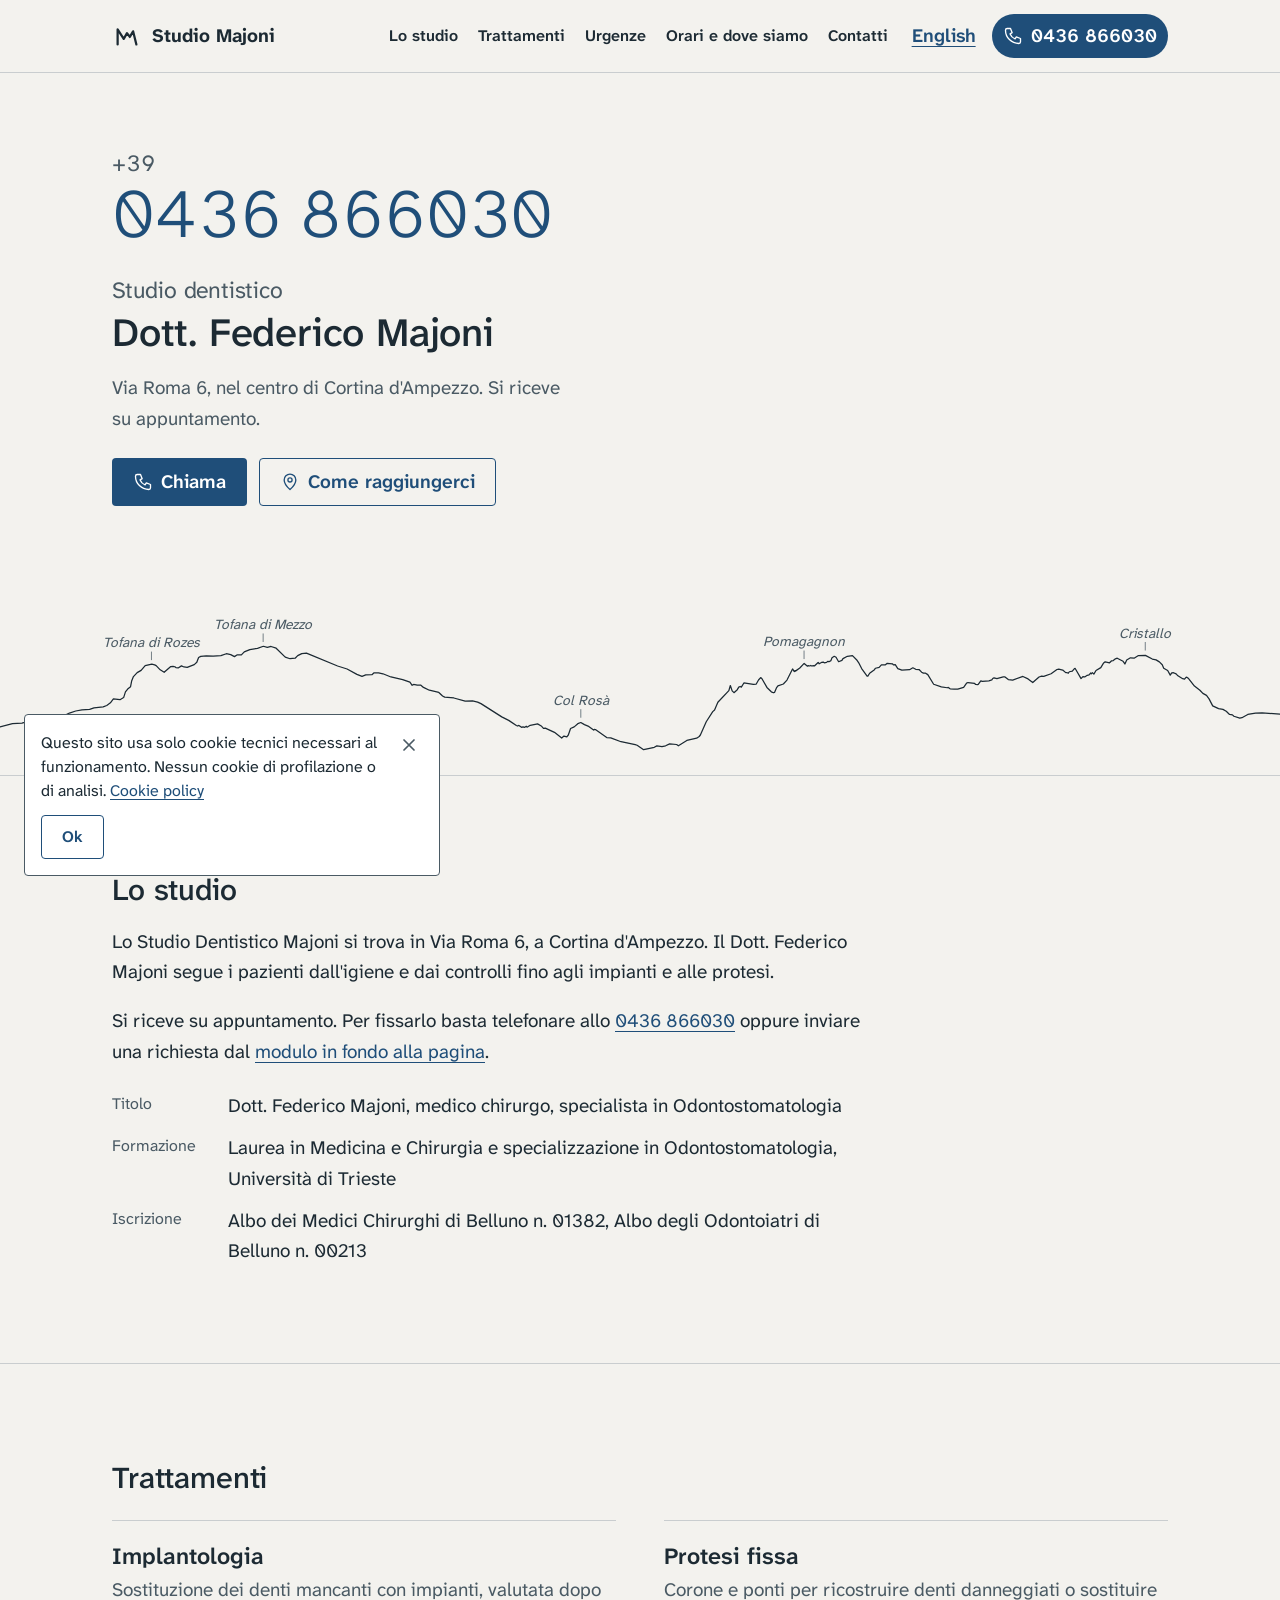
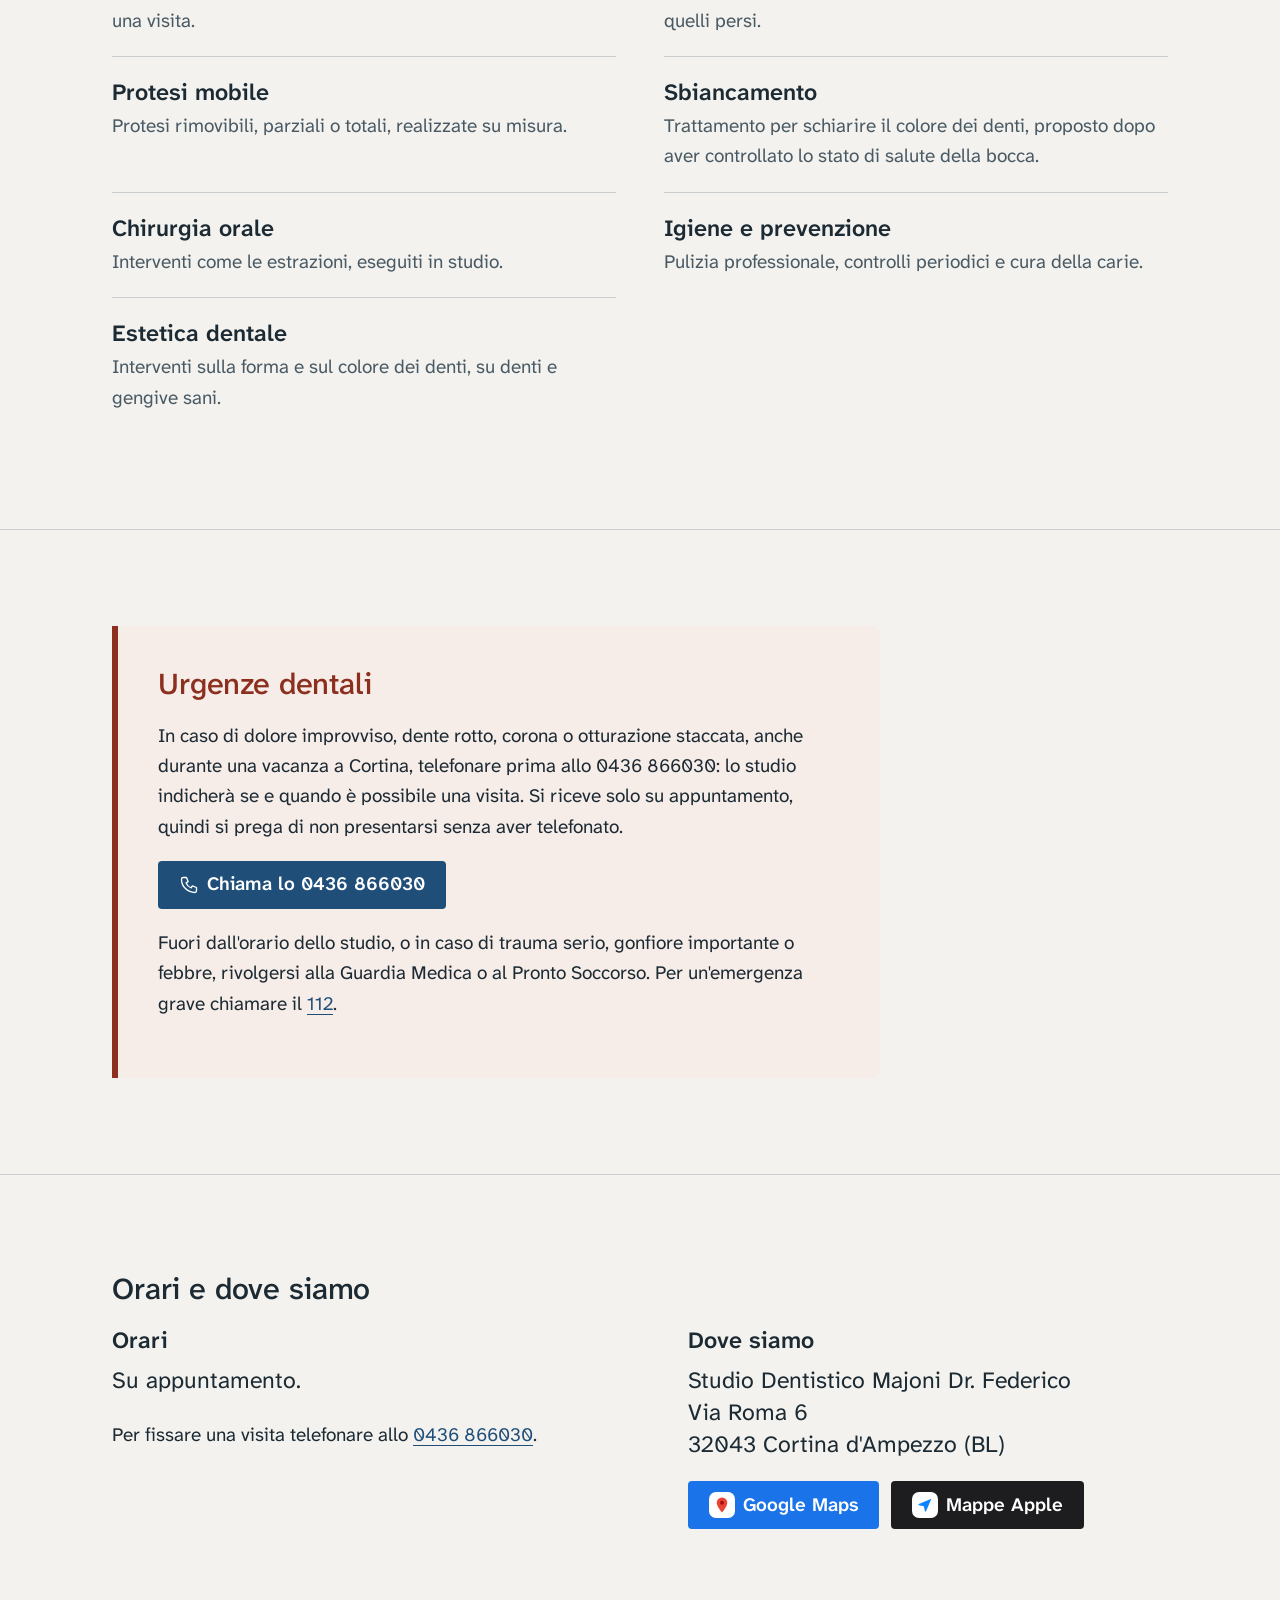
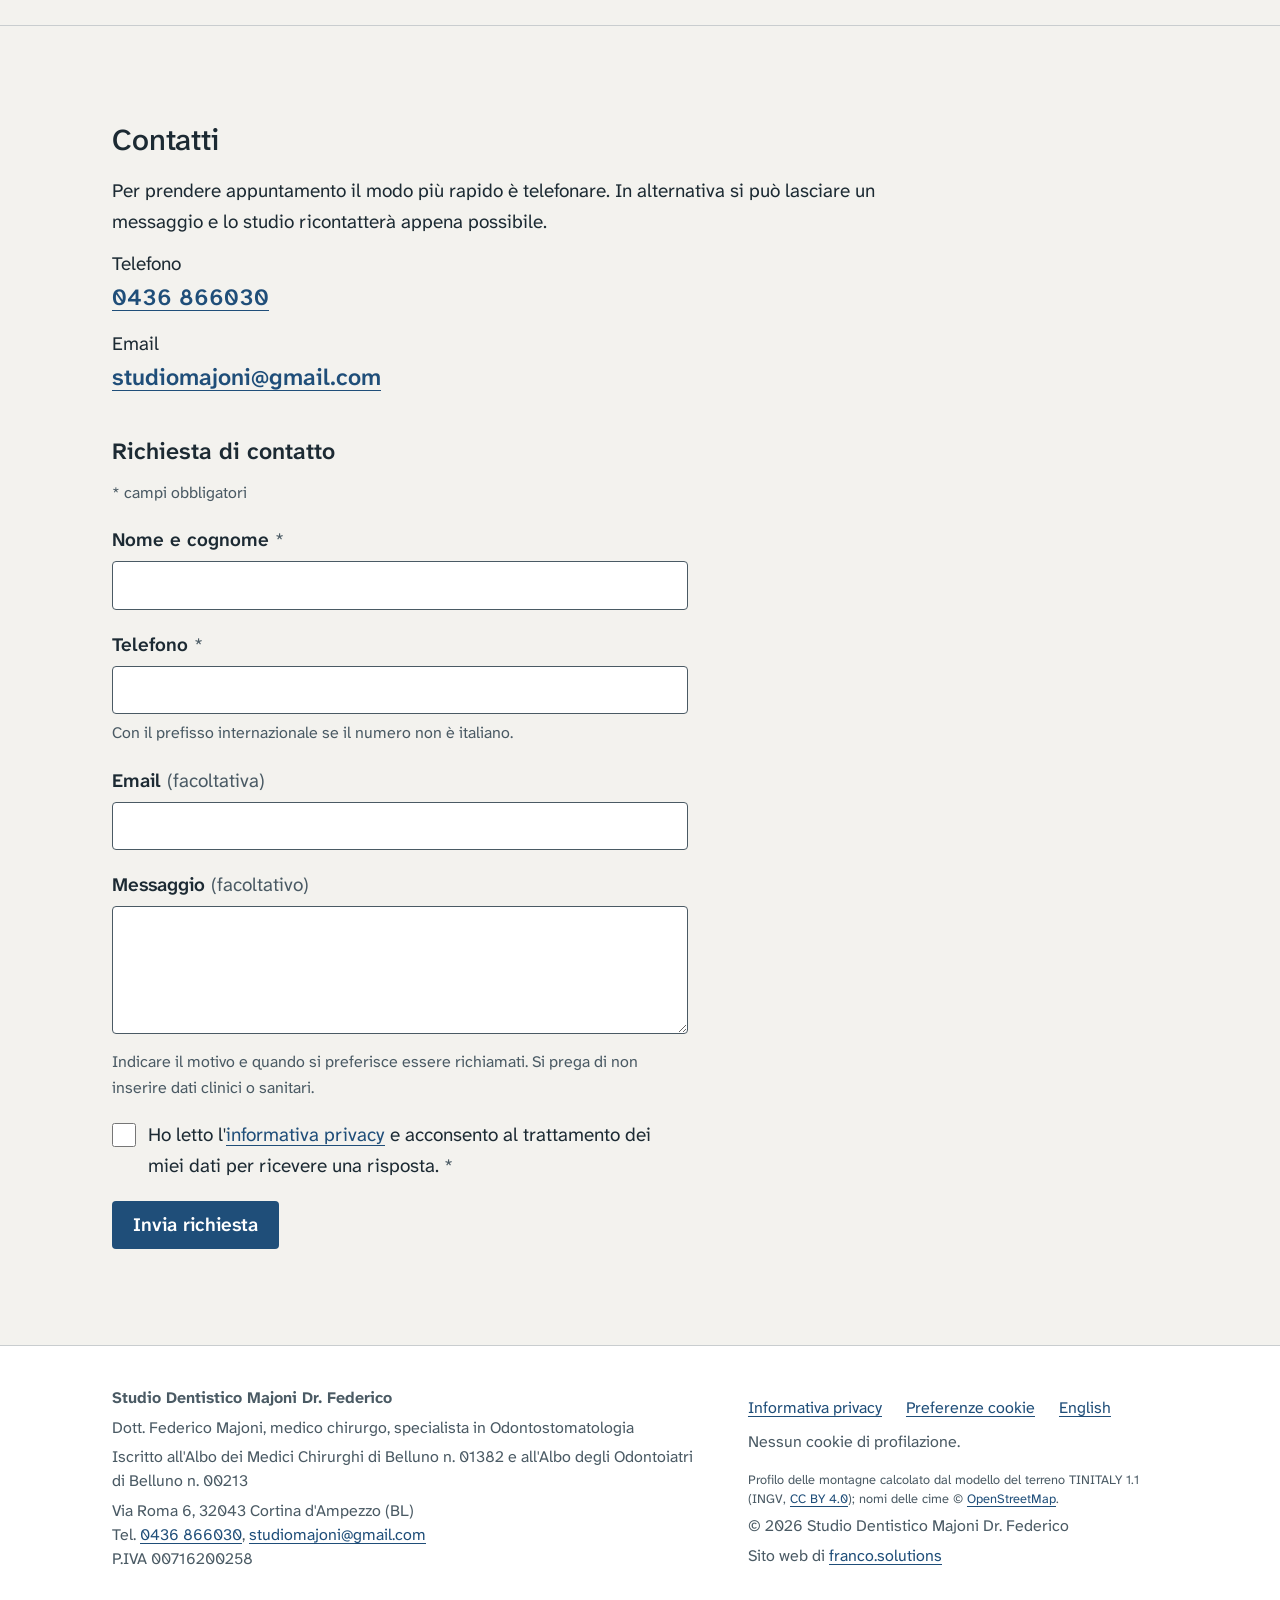
<file: studio-dentistico-majoni-dr-federico/index.html>
<!doctype html>
<html lang="it">
<head>
<!--
  VERIFY: da confermare con lo studio prima della pubblicazione.
  Ogni voce è segnata nel codice con un commento <!- - VERIFY: … - -> vicino al testo interessato
  (nulla di tutto questo è visibile nella pagina). Elenco completo nel README.
  Prima del go-live: sostituire https://DOMINIO/ con il dominio definitivo (tutti i file, anche
  sitemap.xml e robots.txt), inserire la chiave Web3forms, togliere <meta name="robots" content="noindex">.
-->
  <meta charset="utf-8">
  <meta name="viewport" content="width=device-width, initial-scale=1, viewport-fit=cover">
  <!-- remove at go-live (i dati non sono ancora verificati) -->
  <meta name="robots" content="noindex, nofollow, noarchive"><!-- anteprima: togliere al lancio -->
  <title>Studio Dentistico Majoni Dr. Federico · Dentista a Cortina d'Ampezzo</title>
  <meta name="description" content="Studio dentistico in Via Roma 6 a Cortina d'Ampezzo. Implantologia, protesi fisse e mobili, sbiancamento, chirurgia orale e igiene. Si riceve su appuntamento: 0436 866030.">
  <!-- DOMINIO: sostituire https://DOMINIO/ con il dominio definitivo -->
  <link rel="canonical" href="https://DOMINIO/">
  <link rel="alternate" hreflang="it" href="https://DOMINIO/">
  <link rel="alternate" hreflang="en" href="https://DOMINIO/en/">
  <link rel="alternate" hreflang="x-default" href="https://DOMINIO/">
  <meta property="og:type" content="website">
  <meta property="og:title" content="Studio Dentistico Majoni Dr. Federico · Dentista a Cortina d'Ampezzo">
  <meta property="og:description" content="Studio dentistico in Via Roma 6 a Cortina d'Ampezzo. Si riceve su appuntamento: 0436 866030.">
  <meta property="og:url" content="https://DOMINIO/">
  <meta property="og:locale" content="it_IT">
  <meta property="og:locale:alternate" content="en_GB">
  <meta property="og:site_name" content="Studio Dentistico Majoni Dr. Federico">
  <meta name="theme-color" content="#F3F2EE" media="(prefers-color-scheme: light)">
  <meta name="theme-color" content="#141C21" media="(prefers-color-scheme: dark)">
  <link rel="icon" href="assets/img/favicon.svg" type="image/svg+xml">
  <link rel="preload" href="assets/fonts/atkinson-hyperlegible-next-latin-wght-normal.woff2" as="font" type="font/woff2" crossorigin>
  <link rel="stylesheet" href="assets/css/style.css?v=2">
  <script type="application/ld+json">
  {
    "@context": "https://schema.org",
    "@graph": [
      {
        "@type": "Dentist",
        "@id": "https://DOMINIO/#studio-majoni",
        "name": "Studio Dentistico Majoni Dr. Federico",
        "url": "https://DOMINIO/",
        "telephone": "+39 0436 866030",
        "email": "studiomajoni@gmail.com",
        "address": {
          "@type": "PostalAddress",
          "streetAddress": "Via Roma 6",
          "postalCode": "32043",
          "addressLocality": "Cortina d'Ampezzo",
          "addressRegion": "BL",
          "addressCountry": "IT"
        },
        "geo": { "@type": "GeoCoordinates", "latitude": 46.5362843, "longitude": 12.1403064 }
      },
      {
        "@type": "WebPage",
        "url": "https://DOMINIO/",
        "name": "Studio Dentistico Majoni Dr. Federico · Dentista a Cortina d'Ampezzo",
        "inLanguage": "it",
        "about": { "@id": "https://DOMINIO/#studio-majoni" }
      }
    ]
  }
  </script>
</head>
<body>
<a class="skip" href="#main">Vai al contenuto</a>
<header class="site-header">
  <div class="wrap bar">
    <a class="brand" href="./">
      <svg class="mark" viewBox="0 0 32 32" aria-hidden="true" focusable="false"><path d="M6 25 L6 9 L12.5 19 L16 13 L19 17 L22.5 11 L26 25"/></svg>
      <span><b>Studio Majoni</b><small>dentista, Cortina</small></span>
    </a>
    <nav class="nav" aria-label="Sezioni della pagina"><ul><li><a href="#studio">Lo studio</a></li><li><a href="#cure">Trattamenti</a></li><li><a href="#urgenze">Urgenze</a></li><li><a href="#orari">Orari e dove siamo</a></li><li><a href="#contatti">Contatti</a></li></ul></nav>
    <div class="head-tools">
      <a class="lang-link" href="en/" hreflang="en" lang="en" data-lang-switch>English</a>
      <a class="call-head" href="tel:+390436866030" aria-label="Chiama lo studio, 0436 866030"><svg class="icon" viewBox="0 0 24 24" aria-hidden="true" focusable="false"><path d="M5 3h4l2 5-2.5 1.5a11 11 0 0 0 6 6L16 13l5 2v4a2 2 0 0 1-2 2A16 16 0 0 1 3 5a2 2 0 0 1 2-2"/></svg><span class="num">0436 866030</span></a>
    </div>
  </div>
</header>

<main id="main">
<section class="hero" aria-labelledby="hero-h">
  <div class="wrap">
    <p class="hero-tel"><a href="tel:+390436866030"><span class="pfx">+39</span> <span class="num">0436 866030</span></a></p>
    <h1 id="hero-h"><span class="kind">Studio dentistico</span> Dott. Federico Majoni</h1>
    <p class="sub">Via Roma 6, nel centro di Cortina d'Ampezzo. Si riceve su appuntamento.</p>
    <div class="actions">
      <a class="btn btn-primary" href="tel:+390436866030"><svg class="icon" viewBox="0 0 24 24" aria-hidden="true" focusable="false"><path d="M5 3h4l2 5-2.5 1.5a11 11 0 0 0 6 6L16 13l5 2v4a2 2 0 0 1-2 2A16 16 0 0 1 3 5a2 2 0 0 1 2-2"/></svg>Chiama</a>
      <a class="btn btn-secondary" href="#dove"><svg class="icon" viewBox="0 0 24 24" aria-hidden="true" focusable="false"><path d="M12 21s-7-6.2-7-11.5a7 7 0 0 1 14 0C19 14.8 12 21 12 21z"/><circle cx="12" cy="9.5" r="2.5"/></svg>Come raggiungerci</a>
    </div>
  </div>
  <!-- RIDGE: swap point. One svg.ridge block, identical in IT and EN; keep the classes ridge-line / ridge-labels. Orizzonte reale da Via Roma 6 (az. 250-65 gradi, proporzioni vere), dati TINITALY 1.1 INGV CC BY 4.0, cime OpenStreetMap: vedi README. -->
  <svg class="ridge" viewBox="0 -40 1200 200" preserveAspectRatio="xMidYMax slice" aria-hidden="true" focusable="false"><path class="ridge-line" pathLength="1" d="M0 114.7l11.7-3.1 8.9-.6 4.1-1.2 13-.7 15.4-1.7 12-5.8 5.9-1.9 5.8-1.1 7.2-.4 4.1-1.5 8.6-.9 3.4-1.3 3.4-2.5 2.8-3.6 6.2 .7 3.4-2 1.7-5.3 2.1-2.7 2.7-2.2 1-5.3 1.7-4.2 3.5-3.7 3.7-2.1 3.8-4.4 6.2-1.4 2.7 .6 1.4 .7 3.8 4 3.7 2.3 6.2-5.4 2.1-.2 1.7 .4 1 .8 2.1 .3 3.1-1.9 2.4 1 3 .4 6.6-2.6 2.4-2.2 1.7-4.4 2-1.1 5.2-.6 6.5 .4 7.2-.5 5.1-1.8 4.1 .8 3.5 1.9 2.7-1.7 3.8 .1 2.7-2.8 5.2-2.2 7.2-1.2 5.5-1.9 3.7 1 3.5-.8 4.8 1.6 8.5 8.4 4.5 1.5 4.8-.5 2.4-2.4 3.8-1.9 4.4-.5 29.2 12.1 8.9 2.8 9.2 5.1 4.8 1.9 3.5-1.4 5.8-.2 2-1.8 4.2 .1 4.1 .8 7.5 3 11 2.4 6.8 2.5 2.1 2.9 1.4-.8 3.4 .7 3.4 0 2.4 2.1 5.5 2.6 8.9 2.1 3.5 3.3 2 1.1 8.6 .8 10.6 3 6.9-.3 4.8 1.2 3.1 1.4 19.5 12.4 6.5 3.3 7.2 4.8 1 .5 1.4-.6 2.4 1.8 1.4-.5 1.7 .5 1.4-1 .7 .9 3-1.8 6.9-1.3 3.4 1.9 2.1 2.3 1.7-.2 8.6 3.9 6.8 5.3 2.1-1.8 2.7 .7 1.4-1.7 2.1-6.1 3.4-1.5 3.4-3 2.8-1.1 3.4 2 3.4 1.3 5.2 3.7 .6-.6 1.1 .2 10.6 7.5 3.8 .3 9.6 3.6 13.3 2.7 1.8 .6 6.1 4.2 10-2.3 2.4-1.3 4.8 .7 3.4-.8 3.8-1.8 6.5 .6 1.7 1.2 7.9-5 9.2-2.1 2.4-1.6 1.1-1.4 5.5-12.4 6.1-9.5 1.7-1.6 3.1-7.2 10.3-10.9 1.4-4.8 1.7 5 1.7 1.7 3.1-2.8 1.4-2.4 1.3-.6 1.1 .6 2.4-3.9 8.9 1.4 2.7-.4 2.1-3.8 2-2.2 1.1 .8 4.8 8.4 4.1 4.1 2 .9 1.1-.4 1.7-4.1 1.4-1.9 5.1-1.8 3.4-3.7 5.2-10.4 1.7 2.4 .7-.9 .3 .5 4.1-2.9 4.1-4.3 3.1 2.6 .7-.6 1.4 .4 1-.5 .7 .5 1.7-.3 1 .3 3.5-3.3 1 1.2 2.1-1.2 1.7-.3 1 .6 2.1-.4 1-.9 1.7 .1 1.4-.8 1-2.8 2.1-1.3 1.7 .9 2.4 4.2 3.1-1.3 1-1.6 4.1-2.2 4.8-.6 3.8 3.8 2.4 3.5 2.4 4.8 5.1 7.1 .7 0 1.7-2.7 4.5-3.3 1-1.4 3.4-.8 2.1-2.4 3.8 0 1.7-1.4 4.8 .4 1 1.1 1.7-.2 2.4 3.7 3.8 1.4 7.2-.4 3.1-1.8 2.7 1.4 3.1 .2 2.4 2.5 1.7 .9 1.7-.1 2.4 1.5 5.5 9 7.2 2.4 5.5 .9 1-.3 1.7 1.3 3.8 .3 3.4 0 5.5-1.6 2.8-4 1.3-.6 6.2 .9 1 .9 1.8 .1 .6-.2 2.4-3.2 1.4 .5 6.2-.6 2.7-.8 1.1-1.6 1-.3 2.7 .6 5.9-1.6 1.7 .1 3.1 2.4 4.1 .5 9.6-3.4 4.8 2.3 4.4 3.4 5.9-5.2 2.4-.8 2 .3 6.9-2.5 5.5-4 1.7-.4 3.7 .9 2.8 2.4 1-.1 1.4 .7 1-1.4 2.8-.5 2-2.4 .7-.2 5.5 9.5 1.7-1.8 1.7 .3 2.4-1.6 1.7-.4 1.4-1.7 .7 .8 1-1.2 1.4 1.4 2-3.4 4.5-2.7 2.4-4 1.7-1.4 4.1 .9 1.7-1.7 1.8-.4 2-1.6 1.7-.6 5.5 2.9 1.7 2.5 1.7-3.7 3.5-2.1 3.4 .4 4.1-2.5 6.5-.2 6.5 3.5 3.5 .8 3.1 1.8 2.7 2.7 1.4 3.3 3.7 2.1 2.4 4.4 1.4-2.1 1.7-.2 2.4 1.1 1.7 1.8 4.5 2.7 1.7 .4 1.4-1.7 .7-.1 1.7 1.3 5.5 7 5.1 3.9 2.8 3 3.4 1.8 2.4 3.3 3.4 6.6 5.5 2.6 4.1 .7 3.1 1.8 3.1 2.9 2.7 .4 1.4 1.3 5.5 1.8 2-.4 5.5-3.1 7.2-1.3 6.2-.1 16.8 1.2"/><g class="ridge-labels"><path d="M142 44V52M246.7 27V35M544.5 98V106M753.8 43V51M1073.7 35V43"/><g><text x="142" y="40">Tofana di Rozes</text><text x="246.7" y="23">Tofana di Mezzo</text><text x="544.5" y="94">Col Rosà</text><text x="753.8" y="39">Pomagagnon</text><text x="1073.7" y="31">Cristallo</text></g></g></svg>
</section>

<section class="section" id="studio" aria-labelledby="studio-h">
  <div class="wrap">
    <h2 id="studio-h">Lo studio</h2>
    <p>Lo Studio Dentistico Majoni si trova in Via Roma 6, a Cortina d'Ampezzo. Il Dott. Federico Majoni segue i pazienti dall'igiene e dai controlli fino agli impianti e alle protesi.</p>
    <p>Si riceve su appuntamento. Per fissarlo basta telefonare allo <a href="tel:+390436866030">0436 866030</a> oppure inviare una richiesta dal <a href="#contatti">modulo in fondo alla pagina</a>.</p>
    <dl class="facts">
      <div><dt>Titolo</dt><dd>Dott. Federico Majoni, medico chirurgo, specialista in Odontostomatologia</dd></div>
      <div><dt>Formazione</dt><dd>Laurea in Medicina e Chirurgia e specializzazione in Odontostomatologia, Università di Trieste</dd></div>
      <div><dt>Iscrizione</dt><dd>Albo dei Medici Chirurghi di Belluno n. 01382, Albo degli Odontoiatri di Belluno n. 00213</dd></div>
    </dl>
    <!-- FOTO: nessuna foto disponibile per ora, quindi nessuno spazio vuoto.
         Quando lo studio fornisce una foto vera (studio o dottore al lavoro, luce naturale), inserirla qui:
         <figure class="portrait"><img src="assets/img/studio.jpg" alt="Descrizione della foto" width="800" height="1000" loading="lazy"></figure>
         (servirà anche un paio di righe di CSS per .portrait: vedere README) -->
  </div>
</section>

<section class="section" id="cure" aria-labelledby="cure-h">
  <div class="wrap">
    <h2 id="cure-h">Trattamenti</h2>
    <!-- VERIFY: confermare con lo studio chirurgia orale, igiene e prevenzione, estetica dentale (una sola fonte ciascuna) -->
    <dl class="cure"><div><dt>Implantologia</dt><dd>Sostituzione dei denti mancanti con impianti, valutata dopo una visita.</dd></div><div><dt>Protesi fissa</dt><dd>Corone e ponti per ricostruire denti danneggiati o sostituire quelli persi.</dd></div><div><dt>Protesi mobile</dt><dd>Protesi rimovibili, parziali o totali, realizzate su misura.</dd></div><div><dt>Sbiancamento</dt><dd>Trattamento per schiarire il colore dei denti, proposto dopo aver controllato lo stato di salute della bocca.</dd></div><div><dt>Chirurgia orale</dt><dd>Interventi come le estrazioni, eseguiti in studio.</dd></div><div><dt>Igiene e prevenzione</dt><dd>Pulizia professionale, controlli periodici e cura della carie.</dd></div><div><dt>Estetica dentale</dt><dd>Interventi sulla forma e sul colore dei denti, su denti e gengive sani.</dd></div></dl>
  </div>
</section>

<section class="section" id="urgenze" aria-labelledby="urgenze-h">
  <div class="wrap">
    <div class="urgent">
      <h2 id="urgenze-h">Urgenze dentali</h2>
      <p>In caso di dolore improvviso, dente rotto, corona o otturazione staccata, anche durante una vacanza a Cortina, telefonare prima allo 0436 866030: lo studio indicherà se e quando è possibile una visita. Si riceve solo su appuntamento, quindi si prega di non presentarsi senza aver telefonato.</p>
      <p><a class="btn btn-primary" href="tel:+390436866030"><svg class="icon" viewBox="0 0 24 24" aria-hidden="true" focusable="false"><path d="M5 3h4l2 5-2.5 1.5a11 11 0 0 0 6 6L16 13l5 2v4a2 2 0 0 1-2 2A16 16 0 0 1 3 5a2 2 0 0 1 2-2"/></svg>Chiama lo 0436 866030</a></p>
      <p>Fuori dall'orario dello studio, o in caso di trauma serio, gonfiore importante o febbre, rivolgersi alla Guardia Medica o al Pronto Soccorso. Per un'emergenza grave chiamare il <a href="tel:112">112</a>.</p>
      <!-- VERIFY: recapiti Guardia Medica turistica / Pronto Soccorso di Cortina, se lo studio vuole elencarli -->
    </div>
  </div>
</section>

<section class="section" id="orari" aria-labelledby="orari-h">
  <div class="wrap">
    <h2 id="orari-h">Orari e dove siamo</h2>
    <div class="two">
      <div>
        <h3>Orari</h3>
        <p class="hours-note" data-today-status>Su appuntamento.</p>
        <!-- VERIFY: giorni e orari settimanali. Il vecchio sito diceva "Lun–Ven su appuntamento, sabato e domenica chiuso" (fonte singola): non pubblicare finché lo studio non conferma. Differenze stagionali inverno/estate e chiusure: da chiedere. Poi compilare HOURS in assets/js/main.js. -->
        <p>Per fissare una visita telefonare allo <a href="tel:+390436866030">0436 866030</a>.</p>
        <div data-hours-table></div>
      </div>
      <div id="dove">
        <h3>Dove siamo</h3>
        <address>Studio Dentistico Majoni Dr. Federico<br>Via Roma 6<br>32043 Cortina d'Ampezzo (BL)</address>
        <!-- VERIFY: piano / ingresso / campanello; parcheggio più vicino -->
        <!-- VERIFY: controllare una volta la posizione del pin su Google Maps (46.5362843, 12.1403064) -->
        <div class="map-links">
          <a class="btn btn-gmaps" href="https://www.google.com/maps/search/?api=1&amp;query=Studio+Dentistico+Majoni+Via+Roma+6+Cortina+d%27Ampezzo"><span class="map-ico" aria-hidden="true"><svg viewBox="0 0 24 24" focusable="false"><path fill="#EA4335" d="M12 2a7 7 0 0 0-7 7c0 5.2 7 13 7 13s7-7.8 7-13a7 7 0 0 0-7-7z"/><circle fill="#A50E0E" cx="12" cy="9" r="2.6"/></svg></span>Google Maps</a>
          <a class="btn btn-amaps" href="https://maps.apple.com/?ll=46.5362843,12.1403064&amp;q=Studio%20Dentistico%20Majoni"><span class="map-ico" aria-hidden="true"><svg viewBox="0 0 24 24" focusable="false"><path fill="#0A84FF" d="M20.5 3.5 3.8 10.6c-.8.3-.7 1.4.1 1.6l6.6 1.3 1.3 6.6c.2.8 1.3.9 1.6.1z"/></svg></span>Mappe Apple</a>
        </div>
      </div>
    </div>
  </div>
</section>

<section class="section" id="contatti" aria-labelledby="contatti-h">
  <div class="wrap">
    <div class="contact-lines">
      <h2 id="contatti-h">Contatti</h2>
      <p id="inviato" class="sent-note" tabindex="-1">Messaggio ricevuto, grazie. Lo studio La ricontatterà appena possibile. Per le urgenze telefonare allo 0436 866030.</p>
      <p>Per prendere appuntamento il modo più rapido è telefonare. In alternativa si può lasciare un messaggio e lo studio ricontatterà appena possibile.</p>
      <p>Telefono<br><a class="big" href="tel:+390436866030">0436 866030</a></p>
      <!-- VERIFY: email studiomajoni@gmail.com ancora attiva -->
      <p>Email<br><a class="big" href="mailto:studiomajoni@gmail.com">studiomajoni@gmail.com</a></p>
    </div>
    <div class="form-panel">
      <h3 id="form-h">Richiesta di contatto</h3>
      <form id="contact-form" class="form" action="https://api.web3forms.com/submit" method="POST" aria-labelledby="form-h">
        <!-- VERIFY: incollare la chiave di accesso Web3forms (web3forms.com, creata con l'email dello studio) al posto di WEB3FORMS_ACCESS_KEY -->
        <input type="hidden" name="access_key" value="WEB3FORMS_ACCESS_KEY">
        <input type="hidden" name="subject" value="Nuova richiesta dal sito (italiano): Studio Majoni">
        <input type="hidden" name="from_name" value="Sito Studio Majoni">
        <!-- Senza JavaScript, Web3forms riporta qui dopo l'invio (#inviato mostra il messaggio di conferma) -->
        <input type="hidden" name="redirect" value="https://DOMINIO/#inviato">
        <input type="checkbox" name="botcheck" class="hp" tabindex="-1" autocomplete="off" aria-hidden="true">
        <p class="help">* campi obbligatori</p>
        <div class="field">
          <label for="f-name">Nome e cognome <span class="req" aria-hidden="true">*</span></label>
          <input id="f-name" name="name" type="text" autocomplete="name" required>
          <p class="field-error" id="f-name-err" hidden></p>
        </div>
        <div class="field">
          <label for="f-tel">Telefono <span class="req" aria-hidden="true">*</span></label>
          <input id="f-tel" name="phone" type="tel" autocomplete="tel" required aria-describedby="f-tel-help">
          <p class="help" id="f-tel-help">Con il prefisso internazionale se il numero non è italiano.</p>
          <p class="field-error" id="f-tel-err" hidden></p>
        </div>
        <div class="field">
          <label for="f-email">Email <span class="req">(facoltativa)</span></label>
          <input id="f-email" name="email" type="email" autocomplete="email">
          <p class="field-error" id="f-email-err" hidden></p>
        </div>
        <div class="field">
          <label for="f-msg">Messaggio <span class="req">(facoltativo)</span></label>
          <textarea id="f-msg" name="message" rows="4" maxlength="1000" aria-describedby="f-msg-help"></textarea>
          <p class="help" id="f-msg-help">Indicare il motivo e quando si preferisce essere richiamati. Si prega di non inserire dati clinici o sanitari.</p>
        </div>
        <div class="check">
          <input id="f-privacy" name="privacy" type="checkbox" value="ok" required>
          <label for="f-privacy">Ho letto l'<a href="privacy/">informativa privacy</a> e acconsento al trattamento dei miei dati per ricevere una risposta. <span class="req" aria-hidden="true">*</span></label>
        </div>
        <p class="field-error" id="f-privacy-err" hidden></p>
        <p id="form-status" class="form-status" role="status" aria-live="polite"></p>
        <div><button class="btn btn-primary" type="submit">Invia richiesta</button></div>
      </form>
    </div>
  </div>
</section>
</main>

<footer class="site-footer">
  <div class="wrap legal">
    <div>
      <p><strong>Studio Dentistico Majoni Dr. Federico</strong></p>
      <p>Dott. Federico Majoni, medico chirurgo, specialista in Odontostomatologia</p>
      <p>Iscritto all'Albo dei Medici Chirurghi di Belluno n. 01382 e all'Albo degli Odontoiatri di Belluno n. 00213</p>
      <address>Via Roma 6, 32043 Cortina d'Ampezzo (BL)<br>Tel. <a href="tel:+390436866030">0436 866030</a>, <a href="mailto:studiomajoni@gmail.com">studiomajoni@gmail.com</a></address>
      <!-- VERIFY: P.IVA 00716200258 da confermare con lo studio (fonte singola: PagineGialle) -->
      <p>P.IVA 00716200258</p>
      <!-- VERIFY: direttore sanitario, solo se richiesto per lo studio -->
    </div>
    <div>
      <ul class="foot-links">
        <li><a href="privacy/">Informativa privacy</a></li>
        <li><a href="privacy/#cookie" data-cookie-prefs>Preferenze cookie</a></li>
        <li><a href="en/" hreflang="en" lang="en" data-lang-switch>English</a></li>
      </ul>
      <p>Nessun cookie di profilazione.</p>
      <p class="credit">Profilo delle montagne calcolato dal modello del terreno TINITALY 1.1 (INGV, <a href="https://creativecommons.org/licenses/by/4.0/deed.it" rel="license noopener">CC BY 4.0</a>); nomi delle cime © <a href="https://www.openstreetmap.org/copyright" rel="noopener">OpenStreetMap</a>.</p>
      <p>© 2026 Studio Dentistico Majoni Dr. Federico</p>
      <p>Sito web di <a href="https://franco.solutions">franco.solutions</a></p>
    </div>
  </div>
</footer>

<nav class="callbar" aria-label="Contatto rapido">
  <a class="btn btn-primary" href="tel:+390436866030"><svg class="icon" viewBox="0 0 24 24" aria-hidden="true" focusable="false"><path d="M5 3h4l2 5-2.5 1.5a11 11 0 0 0 6 6L16 13l5 2v4a2 2 0 0 1-2 2A16 16 0 0 1 3 5a2 2 0 0 1 2-2"/></svg>Chiama <span class="num">0436 866030</span></a>
  <a class="btn btn-secondary" href="https://www.google.com/maps/search/?api=1&amp;query=Studio+Dentistico+Majoni+Via+Roma+6+Cortina+d%27Ampezzo"><svg class="icon" viewBox="0 0 24 24" aria-hidden="true" focusable="false"><path d="M12 21s-7-6.2-7-11.5a7 7 0 0 1 14 0C19 14.8 12 21 12 21z"/><circle cx="12" cy="9.5" r="2.5"/></svg>Indicazioni</a>
</nav>

<section class="cookie" id="cookie-banner" role="region" aria-label="Informativa cookie" hidden>
  <p class="cookie__text">Questo sito usa solo cookie tecnici necessari al funzionamento. Nessun cookie di profilazione o di analisi. <a href="privacy/#cookie">Cookie policy</a></p>
  <div class="cookie__actions">
    <button type="button" class="btn btn-secondary cookie__ok" data-cookie="ok">Ok</button>
    <button type="button" class="btn btn-secondary" data-cookie="accept" hidden>Accetta</button>
    <button type="button" class="btn btn-secondary" data-cookie="reject" hidden>Rifiuta</button>
  </div>
  <button type="button" class="cookie__close" data-cookie="close" aria-label="Chiudi l'informativa cookie">
    <svg viewBox="0 0 20 20" width="20" height="20" aria-hidden="true" focusable="false"><path d="M5 5l10 10M15 5L5 15" fill="none" stroke="currentColor" stroke-width="1.75" stroke-linecap="round"/></svg>
  </button>
</section>

<!-- Servizi di terze parti che richiedono consenso: vuoto = informativa semplice. Vedere README. -->
<script>window.MJ_CONSENT_SERVICES = [];</script>
<script src="assets/js/main.js?v=2" defer></script>
</body>
</html>
</file>
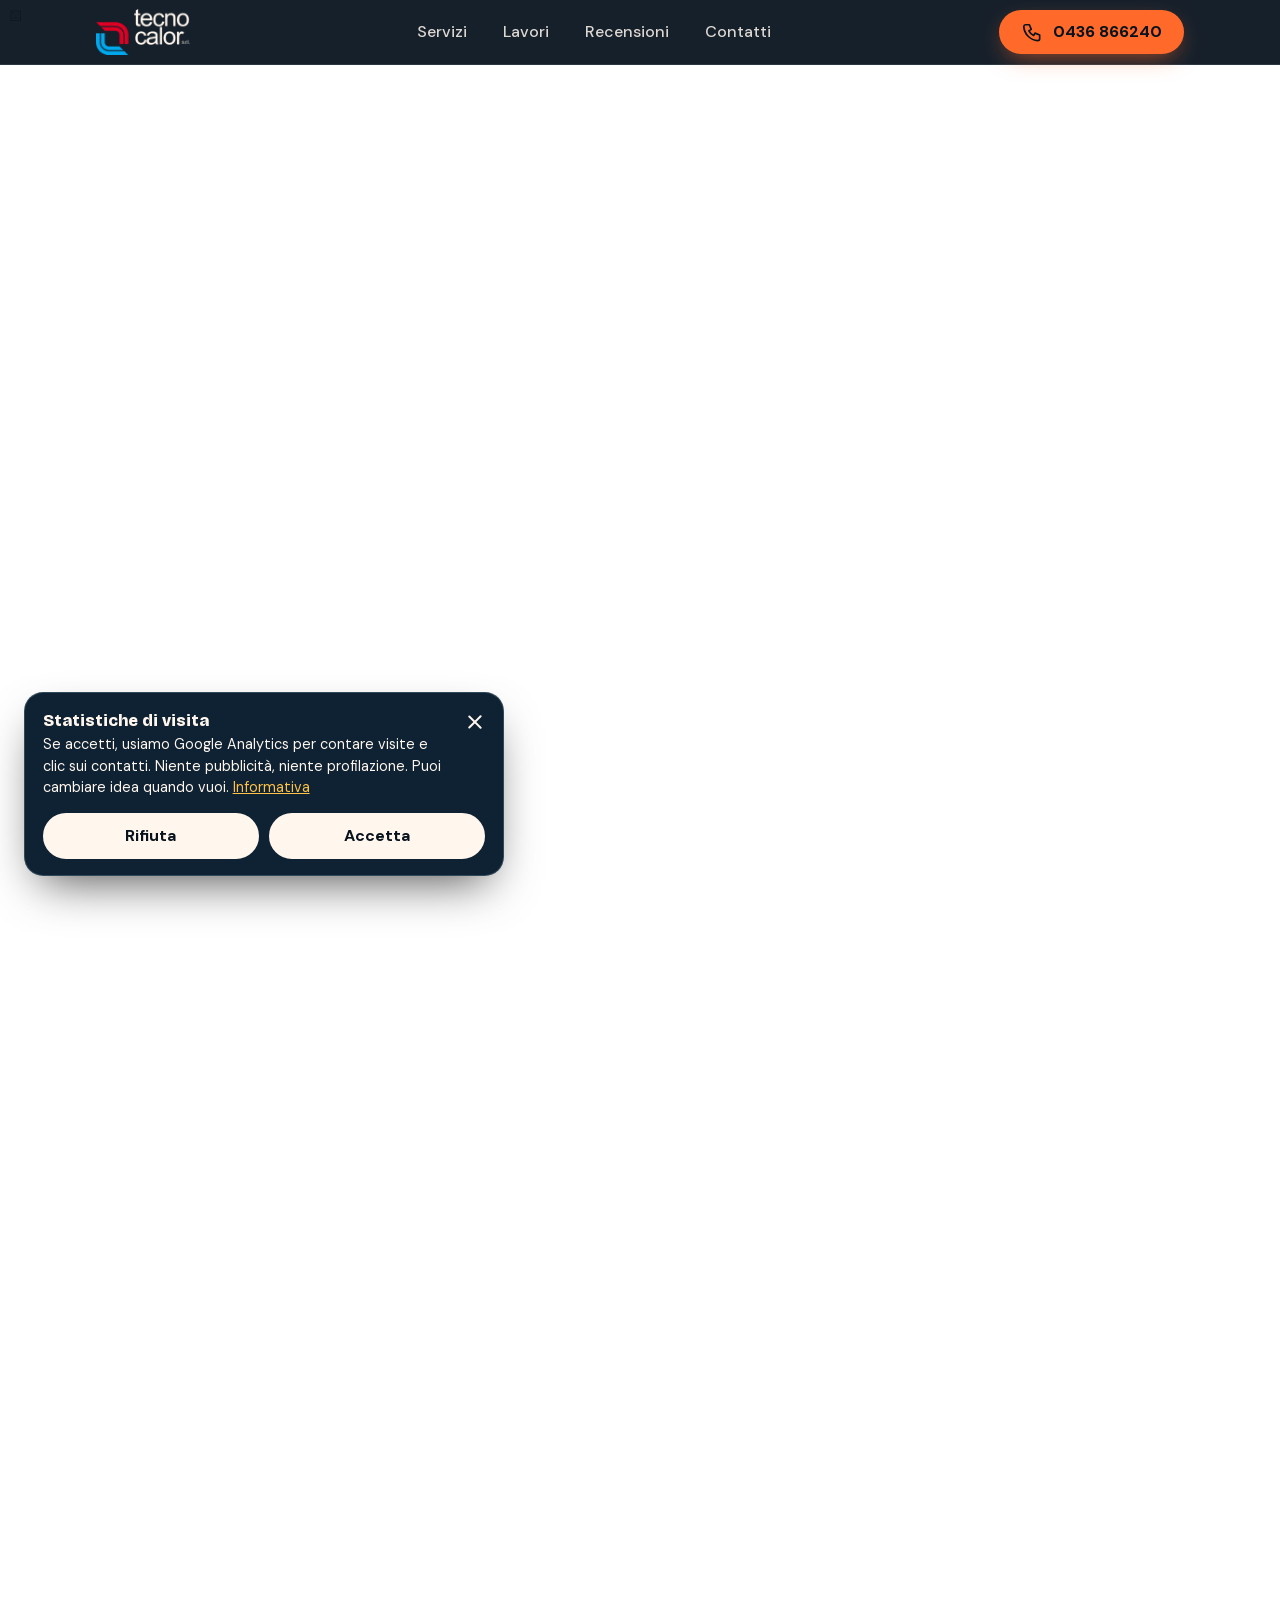
<file: tecnocalor-srl/index.html>
<!doctype html><html lang=it><meta charset=utf-8><meta content="width=device-width,initial-scale=1" name=viewport><meta content="noindex, nofollow, noarchive" name=robots><title>Tecnocalor s.r.l. | Impianti idrotermosanitari e gas a Cortina d'Ampezzo</title><meta content="Tecnocalor s.r.l., Cortina d'Ampezzo: installazione, progettazione e manutenzione di impianti idrotermosanitari e gas. Manutenzione e assistenza centrali termiche. Bollino impianti termici, provincia di Belluno. Tel. 0436 866240." name=description><meta content=#08131e name=theme-color><meta content=website property=og:type><meta content=it_IT property=og:locale><meta content="Tecnocalor s.r.l. | Impianti idrotermosanitari e gas a Cortina d'Ampezzo" property=og:title><meta content="Installazione, progettazione e manutenzione di impianti idrotermosanitari e gas. Assistenza centrali termiche. Località Pian da Lago 62, Cortina d'Ampezzo." property=og:description><link href="[data-uri]" rel=icon type=image/png><script type=application/ld+json>
{
  "@context":"https://schema.org",
  "@type":"Plumber",
  "name":"Tecnocalor s.r.l.",
  "description":"Installazione, progettazione, manutenzione impianti idrotermosanitari e gas. Manutenzione e assistenza centrali termiche. Bollino impianti termici prov. di Belluno.",
  "telephone":"+39 0436 866240",
  "faxNumber":"0436 3230",
  "email":"ut@tecnocalorsrl.it",
  "taxID":"00507730257",
  "address":{"@type":"PostalAddress","streetAddress":"Località Pian da Lago, 62","postalCode":"32043","addressLocality":"Cortina d'Ampezzo","addressRegion":"BL","addressCountry":"IT"},
  "geo":{"@type":"GeoCoordinates","latitude":46.5092303,"longitude":12.1521131},
  "hasMap":"https://maps.google.com/?cid=7277253748834399521",
  "openingHoursSpecification":[
    {"@type":"OpeningHoursSpecification","dayOfWeek":["Monday","Tuesday","Wednesday","Thursday","Friday"],"opens":"08:00","closes":"12:00"},
    {"@type":"OpeningHoursSpecification","dayOfWeek":["Monday","Tuesday","Wednesday","Thursday","Friday"],"opens":"13:30","closes":"18:00"}
  ],
  "aggregateRating":{"@type":"AggregateRating","ratingValue":"5","reviewCount":"5","bestRating":"5"},
  "review":[
    {"@type":"Review","author":{"@type":"Person","name":"Dario Z."},"reviewRating":{"@type":"Rating","ratingValue":"5","bestRating":"5"},"reviewBody":"Serietà e affidabilità","datePublished":"2017-11-26"},
    {"@type":"Review","author":{"@type":"Person","name":"Lorena B."},"reviewRating":{"@type":"Rating","ratingValue":"5","bestRating":"5"},"reviewBody":"Perfetta","datePublished":"2019-12-20"}
  ]
}
</script><script type=application/ld+json>
{
  "@context":"https://schema.org",
  "@type":"Service",
  "provider":{"@type":"Plumber","name":"Tecnocalor s.r.l."},
  "areaServed":{"@type":"City","name":"Cortina d'Ampezzo"},
  "serviceType":["Installazione impianti idrotermosanitari e gas","Progettazione impianti idrotermosanitari e gas","Manutenzione impianti idrotermosanitari e gas","Manutenzione e assistenza centrali termiche","Bollino impianti termici prov. di Belluno"]
}
</script><style>@font-face{font-family:Bricolage Grotesque;font-style:normal;font-weight:500 800;font-display:swap;src:url([data-uri])format("woff2")}@font-face{font-family:DM Sans;font-style:normal;font-weight:400 700;font-display:swap;src:url([data-uri])format("woff2")}*,:before,:after{box-sizing:border-box}html,body{overflow-x:clip}html{-webkit-text-size-adjust:100%;scroll-behavior:smooth}@media (prefers-reduced-motion:reduce){html{scroll-behavior:auto}}body{padding-bottom:calc(4.25rem + env(safe-area-inset-bottom));color:var(--cream);font:400 1rem/1.6 var(--f-body);-webkit-font-smoothing:antialiased;background:#050d15;margin:0}img,svg{max-width:100%}a{color:inherit}h1,h2,h3,p,ul,dl,dd,figure{margin:0}ul{padding:0;list-style:none}button{font:inherit;color:inherit}:root{--ink:#08131e;--ink-2:#0f2233;--ink-3:#173248;--ice:#bfe6f5;--ice-2:#5cc8f0;--ember:#ff6a2b;--ember-2:#ff9a3d;--amber:#ffc247;--mint:#4fd1b0;--cream:#fff7ee;--cream-2:#fbe9d6;--slate:#43586a;--f-head:"Bricolage Grotesque",system-ui,-apple-system,"Segoe UI",sans-serif;--f-body:"DM Sans",system-ui,-apple-system,"Segoe UI",sans-serif;--gutter:clamp(1rem,4.5vw,2rem);--maxw:72rem;--t:.72;--tp:72%;--off:0;--wall:.37;--pipe:1;--flow:1;--snow:.28}.wrap{width:100%;max-width:var(--maxw);padding-inline:var(--gutter);margin-inline:auto}.sr-only{clip:rect(0 0 0 0);white-space:nowrap;border:0;width:1px;height:1px;margin:-1px;padding:0;position:absolute;overflow:hidden}.skip{z-index:100;background:var(--ember);color:var(--ink);border-radius:.5rem;padding:.75rem 1rem;font-weight:700;text-decoration:none;position:absolute;top:-4rem;left:1rem}.skip:focus{top:1rem}:focus-visible{outline:3px solid var(--amber);outline-offset:3px;border-radius:.4rem}.i{fill:none;stroke:currentColor;stroke-width:1.8px;stroke-linecap:round;stroke-linejoin:round;flex:none;width:1.4rem;height:1.4rem}.i.fill{fill:currentColor;stroke:none}.eyebrow{font:700 .78rem/1 var(--f-body);letter-spacing:.16em;text-transform:uppercase;color:var(--ember);align-items:center;gap:.6rem;display:inline-flex}.eyebrow:before{content:"";background:currentColor;border-radius:2px;width:1.75rem;height:2px}h2{font:800 clamp(1.9rem,6vw,3.2rem)/1.04 var(--f-head);letter-spacing:-.025em;text-wrap:balance}.lead{text-wrap:pretty;max-width:38rem;font-size:clamp(1.02rem,2.4vw,1.2rem)}.btn{min-width:2.75rem;min-height:3rem;font:700 1rem/1.15 var(--f-body);text-align:center;cursor:pointer;border:2px solid #0000;border-radius:999px;justify-content:center;align-items:center;gap:.6rem;padding:.75rem 1.5rem;text-decoration:none;transition:background-color .2s,color .2s,border-color .2s,box-shadow .2s;display:inline-flex}.btn-primary{background:var(--ember);color:var(--ink);box-shadow:0 .5rem 1.5rem -.5rem #ff6a2bb3}.btn-primary:hover{background:var(--ember-2)}.btn-ghost{color:var(--cream);border-color:#fff7ee66}.btn-ghost:hover{background:#fff7ee1a}.btn-dark{background:var(--ink);color:var(--cream)}.btn-dark:hover{background:var(--ink-3)}@keyframes heartbeat{0%{scale:1}8%{scale:1.05}16%{scale:1}24%{scale:1.05}32%,to{scale:1}}.btn-pulse{animation:2.4s ease-in-out infinite heartbeat}@media (prefers-reduced-motion:reduce){.btn-pulse{animation:none}}.site-header{z-index:60;background:#08131ef0;border-bottom:1px solid #bfe6f51f;transition:top .3s;position:fixed;top:0;left:0;right:0}.site-header.is-hidden{top:-5rem}.bar{height:4rem;max-width:var(--maxw);padding-inline:var(--gutter);justify-content:space-between;align-items:center;gap:1rem;margin-inline:auto;display:flex}.logo{align-items:center;gap:.7rem;min-height:2.75rem;text-decoration:none;display:flex}.logo-mark{background:linear-gradient(135deg,var(--ice-2),var(--ember));width:2.75rem;height:2.75rem;font:800 1.45rem/1 var(--f-head);color:var(--ink);border-radius:.8rem;place-items:center;display:grid}.logo-img{width:auto;height:2.9rem;display:block}.logo-text{line-height:1.05;display:grid}.logo-text b{font:800 1.15rem/1 var(--f-head);letter-spacing:-.01em}.logo-text small{letter-spacing:.14em;text-transform:uppercase;opacity:.7;font-size:.7rem}.nav{display:none}.nav a{opacity:.85;border-radius:999px;align-items:center;min-height:2.75rem;padding-inline:1rem;font-weight:500;text-decoration:none;display:inline-flex}.nav a:hover{opacity:1;background:#fff7ee14}.bar-call{display:none}.burger{cursor:pointer;background:0 0;border:0;border-radius:.8rem;place-content:center;gap:.32rem;width:2.75rem;height:2.75rem;display:grid}.burger span{background:var(--cream);border-radius:2px;width:1.5rem;height:2px;transition:rotate .25s,translate .25s,opacity .25s;display:block}html.menu-open .burger span:first-child{translate:0 .5rem;rotate:45deg}html.menu-open .burger span:nth-child(2){opacity:0}html.menu-open .burger span:nth-child(3){translate:0 -.5rem;rotate:-45deg}.menu{z-index:55;padding:5rem var(--gutter)2rem;background:var(--ink);opacity:0;visibility:hidden;align-content:center;gap:.35rem;transition:opacity .25s,visibility .25s;display:grid;position:fixed;inset:0}html.menu-open{overflow:hidden}html.menu-open .menu{opacity:1;visibility:visible}.menu a{min-height:3.5rem;font:800 1.9rem/1 var(--f-head);border-bottom:1px solid #bfe6f51f;align-items:center;text-decoration:none;display:flex}.menu .btn{border-bottom:2px solid #0000;margin-top:1.25rem;font-size:1.05rem}.cta-bar{z-index:50;padding:.5rem var(--gutter)calc(.5rem + env(safe-area-inset-bottom));background:#08131ef7;border-top:1px solid #bfe6f524;grid-template-columns:1fr 1fr;gap:.5rem;display:grid;position:fixed;bottom:0;left:0;right:0}.cta-bar .btn{min-height:3.25rem;padding-inline:.75rem}html.menu-open .cta-bar{display:none}.hero{background:linear-gradient(#0f2438,#4a1d0c);background:linear-gradient(180deg,transparent 70%,#0a1b2c 100%),radial-gradient(120% 55% at 50% 100%,color-mix(in oklab,#ff9a3d var(--tp),transparent),transparent 70%),linear-gradient(180deg,color-mix(in oklab,#0a1b2c,#2b1108 var(--tp))0%,color-mix(in oklab,#143452,#7a2c0c var(--tp))100%);display:grid;overflow:hidden}.hero>*{grid-area:1/1;min-width:0}#snow{pointer-events:none;width:100%;height:100%}.hero-inner{width:100%;max-width:var(--maxw);padding:6rem var(--gutter)2.5rem;align-content:center;gap:2rem;min-height:92svh;margin-inline:auto;display:grid}.hero-copy{max-width:52rem}.cue{opacity:.8;justify-self:start;align-items:center;gap:.6rem;min-height:2.75rem;font-weight:700;text-decoration:none;display:inline-flex}.cue .i{animation:1.8s ease-in-out infinite cue;rotate:90deg}@keyframes cue{50%{translate:0 .3rem}}@media (prefers-reduced-motion:reduce){.cue .i{animation:none}}.badge{background:#fff7ee1a;border:1px solid #fff7ee33;border-radius:999px;align-items:center;gap:.6rem;min-height:2.25rem;padding:.4rem .95rem;font-size:.85rem;font-weight:500;display:inline-flex}.live-dot{background:#3ddc84;border-radius:50%;flex:none;width:.6rem;height:.6rem}.live-dot.is-closed{background:var(--amber)}.hero h1{font:800 clamp(2.5rem,10.5vw,4.8rem)/.98 var(--f-head);letter-spacing:-.035em;text-wrap:balance;margin-top:1.1rem}.hero h1 em{background:linear-gradient(90deg,var(--ember-2),var(--amber));color:#0000;-webkit-background-clip:text;background-clip:text;font-style:normal;display:block}.hero .lead{color:#fff7eee0;margin-top:1.2rem}.hero-cta{gap:.75rem;margin-top:1.75rem;display:grid}.rating-chip{align-items:center;gap:.55rem;min-height:2.75rem;margin-top:1.25rem;font-size:.95rem;text-decoration:none;display:inline-flex}.rating-chip .stars{color:var(--amber);gap:.1rem;display:flex}.rating-chip .stars .i{width:1.05rem;height:1.05rem}.rating-chip b{font-weight:700}.figure{align-self:center;justify-items:center;gap:.4rem;width:100%;margin:0;display:grid}.figure figcaption{opacity:.55;font-size:.72rem}.story{--t:0;--tp:0%;--off:1;--wall:1;--pipe:0;--flow:0;--snow:1;background:linear-gradient(180deg,color-mix(in oklab,#0a1b2c,#2b1108 var(--tp)),color-mix(in oklab,#10263a,#4a1d0c var(--tp)))}.story-track{position:relative}.story-stage{width:100%;max-width:var(--maxw);padding:4.75rem var(--gutter)calc(5rem + env(safe-area-inset-bottom));align-content:center;gap:.9rem;margin-inline:auto;display:grid}.js .story-track{height:460svh}.js .story-stage{height:100svh;position:sticky;top:0;overflow:hidden}.story-copy{gap:.75rem;min-width:0;display:grid}.story-h{font:800 clamp(1.9rem,4.2vw,3.2rem)/1.04 var(--f-head);letter-spacing:-.025em;text-wrap:balance;display:none}.story-h em{color:var(--amber);font-style:normal}.story .figure{order:-1}.story .art{aspect-ratio:480/340;width:min(100%,48svh);height:auto}.step{letter-spacing:.14em;text-transform:uppercase;color:var(--c);font-size:.7rem;font-weight:700;transition:color .3s}.story-bar{background:#fff7ee24;border-radius:999px;height:.3rem;overflow:hidden}.story-bar span{transform-origin:0;background:linear-gradient(90deg,#5cc8f0,#ff6a2b,#4fd1b0,#ffc247);width:100%;height:100%;display:block;transform:scaleX(0)}@media (prefers-reduced-motion:reduce){.js .story-track{height:auto}.js .story-stage{height:auto;position:static}}@media (width>=56.25rem){.story .figure{order:0}.story .art{width:min(100%,87.5294svh)}}.art{border:1px solid #fff7ee29;border-radius:1.5rem;width:100%;height:auto;display:block;overflow:hidden;box-shadow:0 1.75rem 3.5rem -1.25rem #0009}.figure figcaption{opacity:.65;text-align:center;font-size:.78rem}.nets{grid-template-columns:repeat(4,1fr);gap:.4rem;display:grid}.net{cursor:pointer;background:#08131e80;border:1px solid #fff7ee2e;border-radius:999px;justify-content:center;align-items:center;gap:.4rem;min-height:2.75rem;padding:.3rem .4rem;font-size:.85rem;font-weight:700;transition:background-color .25s,border-color .25s,color .25s;display:flex}.net i{background:var(--c);border-radius:50%;flex:none;width:.65rem;height:.65rem}.net:hover{border-color:var(--c)}.net[aria-pressed=true]{background:var(--c);border-color:var(--c);color:var(--ink)}.net[aria-pressed=true] i{background:var(--ink)}.net-info{border:1px solid #fff7ee24;border-left:.3rem solid var(--c);background:#08131e8c;border-radius:1rem;gap:.2rem;min-height:5.2rem;padding:.85rem 1rem;transition:border-color .3s;display:grid}.net-info b{font:800 1.1rem/1.2 var(--f-head)}.net-info p{opacity:.85;font-size:.92rem}.stop-snow{stop-color:#eaf6ff}.sky-a{stop-color:color-mix(in oklab,#0c2238,#34140a var(--tp))}.sky-b{stop-color:color-mix(in oklab,#1f4767,#c95f20 var(--tp))}.stop-far{stop-color:color-mix(in oklab,#3f668a,#8f4628 var(--tp))}.stop-far-b{stop-color:color-mix(in oklab,#26465f,#5d2b18 var(--tp))}.stop-near{stop-color:color-mix(in oklab,#1d3a56,#4d2113 var(--tp))}.stop-near-b{stop-color:color-mix(in oklab,#10263a,#33170e var(--tp))}.ground{fill:color-mix(in oklab,#dff0fa,#f3dcc4 var(--tp))}.star{fill:#fff;opacity:calc(var(--snow)*.9)}.wall{fill:#1c3247;opacity:var(--wall)}.wall-line{fill:none;stroke:var(--ice);stroke-opacity:.55;stroke-width:1.5px}.glow{opacity:var(--t)}.win-off{fill:#10263a;stroke:var(--ice);stroke-opacity:.5}.win-on{fill:var(--amber);opacity:var(--t)}.pipe{fill:none;stroke-width:4px;stroke-linecap:round;stroke-linejoin:round;stroke-dasharray:1;stroke-dashoffset:var(--off);opacity:var(--pipe)}.flow{fill:none;stroke:#fff;stroke-width:1.6px;stroke-linecap:round;stroke-dasharray:.012 .063;opacity:calc(var(--flow)*.85);animation:2.4s linear infinite flow}@keyframes flow{to{stroke-dashoffset:-.075px}}.node{opacity:var(--pipe)}.art [data-net]{transition:opacity .35s}.art.focus .pipe:not(.on),.art.focus .flow:not(.on),.art.focus .node:not(.on){opacity:.12}.art.focus .flow.on{opacity:1}.art.all .node,.art.all .pipe{filter:drop-shadow(0 0 4px #ffc2478c)}.art.all .flow{opacity:1}.hot{cursor:pointer}.hot:hover{filter:drop-shadow(0 0 6px #ffc247)}.smoke{fill:var(--ice);opacity:calc(var(--t)*.32);animation:4s ease-in infinite smoke}.smoke:nth-of-type(2){animation-delay:-1.3s}.smoke:nth-of-type(3){animation-delay:-2.6s}@keyframes smoke{0%{opacity:0;translate:0}20%{opacity:calc(var(--t)*.32)}to{opacity:0;translate:8px -34px}}@media (prefers-reduced-motion:reduce){.flow,.smoke{animation:none}}.ticker{background:var(--ember);color:var(--ink);overflow:hidden}.ticker-track{width:max-content;animation:42s linear infinite tick;display:flex}.ticker ul{font:800 1.05rem/1 var(--f-head);letter-spacing:-.005em;white-space:nowrap;gap:2rem;padding:.95rem 2rem .95rem 0;display:flex}.ticker li{align-items:center;gap:2rem;display:inline-flex}.ticker li:after{content:"";background:var(--ink);opacity:.55;border-radius:50%;width:.5rem;height:.5rem}@keyframes tick{to{transform:translate(-50%)}}@media (prefers-reduced-motion:reduce){.ticker-track{animation:none}}.light{background:var(--cream);color:var(--ink)}.section{padding-block:clamp(3rem,8vw,5.5rem)}.head{gap:1rem;margin-bottom:2rem;display:grid}.facts{gap:.75rem;padding-block:1.5rem 0;display:grid}.fact{background:#fff;border:1px solid #08131e1a;border-radius:1.1rem;align-items:center;gap:1rem;min-height:4.5rem;padding:.9rem 1.1rem;text-decoration:none;transition:border-color .2s,translate .2s;display:flex}.fact:hover{border-color:var(--ember);translate:0 -2px}.fact .icon{width:2.75rem;height:2.75rem}.fact small{letter-spacing:.12em;text-transform:uppercase;color:var(--slate);font-size:.72rem;font-weight:700;display:block}.fact strong{font-weight:700;line-height:1.3;display:block}.nw{white-space:nowrap}.icon{background:color-mix(in srgb,var(--c,#ff6a2b)22%,#fff);width:3.25rem;height:3.25rem;color:var(--ink);border-radius:1rem;flex:none;place-items:center;display:grid}.icon .i{width:1.5rem;height:1.5rem}.steps{--node:3.5rem;--gap:1.25rem;margin:0;padding:0;list-style:none;display:grid}.stp{--f:1;grid-template-columns:var(--node)1fr;gap:1rem;padding-bottom:1.75rem;display:grid;position:relative}.stp:last-child{padding-bottom:0}.stp:not(:last-child):before,.stp:not(:last-child):after{content:"";left:calc(var(--node)/2 - 4px);top:calc(var(--node)/2);border-radius:8px;width:8px;height:100%;position:absolute}.stp:not(:last-child):before{background:#08131e1a}.stp:not(:last-child):after{background:repeating-linear-gradient(180deg,#fff6 0 3px,transparent 3px 16px),linear-gradient(180deg,var(--ice-2),var(--ember));transform-origin:top;transform:scaleY(var(--f));animation:1s linear infinite pipe-flow}@keyframes pipe-flow{to{background-position:0 16px,0 0}}.stp-node{z-index:1;width:var(--node);height:var(--node);border:3px solid var(--ember);color:var(--ink);background:#fff;border-radius:50%;place-items:center;transition:background-color .4s,border-color .4s,color .4s,scale .4s cubic-bezier(.3,1.6,.5,1),box-shadow .4s;display:grid;position:relative}.stp-node .i{width:1.5rem;height:1.5rem}.stp.lit .stp-node,.no-js .stp-node{background:var(--ember);border-color:var(--ember);color:var(--ink);box-shadow:0 0 0 .45rem #ff6a2b2e}.stp-body{gap:.2rem;padding-top:.35rem;display:grid}.stp-n{font:800 .75rem/1 var(--f-body);letter-spacing:.14em;color:var(--ember)}.stp h3{font:800 1.45rem/1.1 var(--f-head);letter-spacing:-.02em}.stp p{color:var(--slate)}.js .stp{--f:0}.js .stp .stp-node{color:var(--slate);box-shadow:none;background:#fff;border-color:#08131e26}.js .stp.lit .stp-node{background:var(--ember);border-color:var(--ember);color:var(--ink);scale:1.08;box-shadow:0 0 0 .45rem #ff6a2b2e}.js .stp .stp-body{opacity:.45;transition:opacity .4s}.js .stp.lit .stp-body{opacity:1}@media (prefers-reduced-motion:reduce){.stp:after{animation:none}.js .stp{--f:1}.js .stp .stp-body{opacity:1}}@media (width>=56.25rem){.steps{gap:var(--gap);grid-template-columns:repeat(4,1fr)}.stp{grid-template-columns:1fr;padding-bottom:0}.stp:not(:last-child):before,.stp:not(:last-child):after{left:calc(var(--node)/2);top:calc(var(--node)/2 - 4px);width:calc(100% + var(--gap));height:8px}.stp:not(:last-child):after{background:repeating-linear-gradient(90deg,#fff6 0 3px,transparent 3px 16px),linear-gradient(90deg,var(--ice-2),var(--ember));transform-origin:0;transform:scaleX(var(--f))}@keyframes pipe-flow{to{background-position:16px 0,0 0}}}.stamp{background:linear-gradient(100deg,var(--ember),var(--amber));color:var(--ink)}.stamp-in{text-align:center;justify-items:center;gap:1.1rem;padding-block:2.5rem;display:grid}.stamp .icon{background:var(--ink);width:4rem;height:4rem;color:var(--amber);border-radius:1.2rem}.stamp .icon .i{width:2rem;height:2rem}.stamp h2{font-size:clamp(1.6rem,5vw,2.4rem)}.stamp p{opacity:.85;font-weight:500}.stamp-text{gap:.35rem;display:grid}.dark{background:var(--ink);color:var(--cream)}.ph-note{color:#ffe3a3;background:#ffc24712;border:2px dashed #ffc24799;border-radius:1rem;margin-top:1.25rem;padding:1rem 1.15rem;font-size:.92rem}.ph-note b{letter-spacing:.14em;text-transform:uppercase;color:var(--amber);margin-bottom:.25rem;font-size:.72rem;display:block}.hl{background:linear-gradient(90deg,var(--ember-2),var(--amber));color:#0000;-webkit-background-clip:text;background-clip:text;font-style:normal}.shots{counter-reset:s;grid-template-columns:1fr;gap:1.5rem;margin-top:2rem;display:grid}.shot{gap:.8rem;margin:0;display:grid;position:relative}.shot-img{aspect-ratio:3/2;background:var(--ink-2);border:1px solid #bfe6f529;border-radius:1.4rem;position:relative;overflow:hidden}.shot-img img{object-fit:cover;width:100%;height:100%;transition:scale .6s,filter .6s;display:block}.shot:hover .shot-img img{scale:1.04}.shot:first-child .shot-img img{filter:saturate(.75)contrast(1.02)}.shot-n{min-width:2.75rem;height:2rem;font:800 .9rem/1 var(--f-head);color:var(--amber);background:#08131ecc;border-radius:999px;place-items:center;padding-inline:.6rem;display:grid;position:absolute;top:.8rem;left:.8rem}.shot figcaption{font:800 clamp(2rem,6vw,2.6rem)/1 var(--f-head);letter-spacing:-.03em}.shot figcaption span{color:var(--ember)}.shot:last-child figcaption{background:linear-gradient(90deg,var(--ember-2),var(--amber));color:#0000;-webkit-background-clip:text;background-clip:text}@media (width>=40rem){.shots{grid-template-columns:repeat(3,1fr);gap:1rem}.shot:not(:last-child):after{content:"";background:linear-gradient(90deg,var(--ice-2),var(--ember));width:1rem;height:2px;position:absolute;top:calc(33.3% - .1rem);right:-1rem}}.score{flex-wrap:wrap;align-items:center;gap:1.25rem;display:flex}.score-num{font:800 clamp(4rem,16vw,6.5rem)/.85 var(--f-head);letter-spacing:-.05em;background:linear-gradient(180deg,var(--ember),#c8410c);color:#0000;-webkit-background-clip:text;background-clip:text}.score .stars{color:var(--ember);gap:.2rem;display:flex}.score .stars .i{width:1.5rem;height:1.5rem}.score small{color:var(--slate);margin-top:.25rem;font-weight:500;display:block}.reviews{grid-template-columns:1fr;gap:1rem;margin-top:2rem;display:grid}.review{background:#fff;border:1px solid #08131e1a;border-radius:1.4rem;align-content:space-between;gap:1.25rem;padding:1.5rem;display:grid}.review blockquote{font:800 clamp(1.9rem,5.6vw,2.6rem)/1.05 var(--f-head);letter-spacing:-.025em;margin:0}.review blockquote:before{content:"“";font:800 3.2rem/.6 var(--f-head);color:var(--ember);margin-bottom:.25rem;display:block}.review footer{align-items:center;gap:.75rem;display:flex}.avatar{background:var(--ink);width:2.75rem;height:2.75rem;color:var(--amber);font:800 1rem/1 var(--f-head);border-radius:50%;place-items:center;display:grid}.review footer b{line-height:1.2;display:block}.review footer small{color:var(--slate)}.review.more{background:var(--ink);color:var(--cream)}.review.more h3{font:800 1.5rem/1.1 var(--f-head);letter-spacing:-.02em}.review.more ul{gap:.4rem;margin-top:.9rem;display:grid}.review.more li{border-bottom:1px solid #bfe6f524;justify-content:space-between;gap:1rem;padding-bottom:.4rem;font-size:.95rem;display:flex}.review.more li span{color:var(--amber);letter-spacing:.1em}.review.more li small{opacity:.6}.reviews-note{color:var(--slate);max-width:48rem;margin-top:1.25rem;font-size:.82rem}.contact-grid{gap:2rem;display:grid}.contact-side{flex-direction:column;gap:1rem;display:flex}.contact-list{gap:.75rem;margin-top:1.5rem;display:grid}.contact-item>a,.contact-item>div.row{background:var(--ink-2);border:1px solid #bfe6f524;border-radius:1.1rem;align-items:center;gap:1rem;min-height:4.25rem;padding:.75rem 1rem;text-decoration:none;transition:border-color .2s,background-color .2s;display:flex}.contact-item>a:hover{border-color:var(--ember);background:var(--ink-3)}.contact-icon{width:2.75rem;height:2.75rem;color:var(--ember-2);background:#ff6a2b29;border-radius:.85rem;flex:none;place-items:center;display:grid}.contact-item-text{letter-spacing:.12em;text-transform:uppercase;opacity:.65;font-size:.72rem;font-weight:700}.contact-item-value{overflow-wrap:anywhere;font-weight:700;line-height:1.3}.contact-item-value.big{font:800 1.45rem/1.1 var(--f-head)}.card-dark{background:var(--ink-2);border:1px solid #bfe6f524;border-radius:1.4rem;padding:1.5rem}.card-dark h3{font:800 1.35rem/1.1 var(--f-head);flex-wrap:wrap;justify-content:space-between;align-items:center;gap:1rem;display:flex}.status{font:500 .85rem/1.2 var(--f-body);align-items:center;gap:.5rem;display:inline-flex}.hours-table{border-collapse:collapse;width:100%;margin-top:1rem}.hours-table td{vertical-align:top;border-bottom:1px solid #bfe6f524;padding:.75rem .25rem}.hours-table td:last-child{text-align:right;font-weight:700}.hours-table tr.today td{color:var(--amber)}.hours-table tr:last-child td{border-bottom:0}.hours-note{opacity:.6;margin-top:.75rem;font-size:.8rem}.contact-cta{background:linear-gradient(140deg,var(--ember),var(--amber));color:var(--ink);border-radius:1.4rem;flex:auto;align-content:center;gap:1rem;padding:1.75rem;display:grid}.contact-cta h3{font:800 clamp(1.6rem,5vw,2.2rem)/1.05 var(--f-head);letter-spacing:-.02em}.contact-cta .btn-row{gap:.6rem;display:grid}.company{border-top:1px solid #bfe6f524;gap:.6rem;margin-top:1.5rem;padding-top:1.25rem;font-size:.9rem;display:grid}.company div{flex-wrap:wrap;gap:.25rem 1rem;display:flex}.company dt{opacity:.6;min-width:9rem}.company dd{font-weight:500}.pv{background:var(--cream);width:100%;max-width:100%;height:100%;max-height:100%;color:var(--ink);border:0;margin:0;padding:0;overflow:hidden}.pv[open]{grid-template-rows:auto 1fr;display:grid}.pv::backdrop{background:#050d15b3}.pv-bar{background:var(--ink);color:var(--cream);font:800 1rem/1 var(--f-head);justify-content:space-between;align-items:center;gap:1rem;padding:.5rem .5rem .5rem 1.25rem;display:flex}.pv-x{cursor:pointer;background:0 0;border:0;border-radius:.8rem;place-items:center;width:2.75rem;height:2.75rem;display:grid;position:relative}.pv-x:hover{background:#fff7ee1a}.pv-x span{background:var(--cream);border-radius:2px;width:1.4rem;height:2px;position:absolute;rotate:45deg}.pv-x span+span{rotate:-45deg}.pv-body{overscroll-behavior:contain;padding:1.5rem clamp(1rem,4.5vw,2rem) 3rem;font-size:.97rem;line-height:1.65;overflow-y:auto}.pv-body>*{max-width:42rem;margin-inline:auto}.pv-title{font:800 clamp(1.8rem,6vw,2.4rem)/1.1 var(--f-head);letter-spacing:-.02em;margin-bottom:.25rem}.pv-body h3{font:800 1.15rem/1.25 var(--f-head);margin:1.75rem auto .4rem}.pv-body p,.pv-body ul{margin-block:.5rem}.pv-body ul{padding-left:1.2rem;list-style:outside}.pv-body a{color:#c8410c}.pv-body .muted{color:var(--slate);font-size:.88rem}.pv-body .box{background:#fff;border:1px solid #08131e1a;border-radius:1rem;padding:1rem 1.15rem}html.pv-open{overflow:hidden}@media (width>=40rem){.pv{border-radius:1.4rem;width:min(46rem,100% - 3rem);height:auto;max-height:min(88svh,60rem);margin:auto;box-shadow:0 2rem 5rem -1.5rem #0009}.pv[open]{animation:.3s pv-in}}@keyframes pv-in{0%{opacity:0;translate:0 1rem}}@media (prefers-reduced-motion:reduce){.pv[open]{animation:none}}.consent{z-index:58;left:var(--gutter);right:var(--gutter);bottom:calc(4.25rem + env(safe-area-inset-bottom) + .75rem);background:var(--ink-2);max-width:30rem;color:var(--cream);border:1px solid #bfe6f533;border-radius:1.2rem;gap:.85rem;padding:1.1rem 1.1rem 1rem;font-size:.9rem;line-height:1.5;display:grid;position:fixed;box-shadow:0 1.25rem 3rem -1rem #000000b3}.consent[hidden]{display:none}.consent p{padding-right:2.25rem}.consent b{font:800 1.05rem/1.2 var(--f-head);margin-bottom:.2rem;display:block}.consent a{color:var(--amber);margin:-.75rem -.2rem;padding:.75rem .2rem;display:inline-block}.consent-btns{grid-template-columns:1fr 1fr;gap:.6rem;display:grid}.consent-btn{background:var(--cream);min-height:2.9rem;color:var(--ink);border-color:var(--cream);padding:.6rem 1rem}.consent-btn:hover{background:#fff}.consent-x{cursor:pointer;background:0 0;border:0;border-radius:.8rem;place-items:center;width:2.75rem;height:2.75rem;display:grid;position:absolute;top:.4rem;right:.4rem}.consent-x span{background:var(--cream);border-radius:2px;width:1.1rem;height:2px;position:absolute;rotate:45deg}.consent-x span+span{rotate:-45deg}html.menu-open .consent{display:none}@media (width>=56.25rem){.consent{bottom:1.5rem;left:1.5rem;right:auto}}.site-footer{color:#fff7eeb3;text-align:center;background:#050d15;padding-block:1.75rem;font-size:.9rem}.site-footer small{opacity:.7;margin-top:.35rem;font-size:.75rem;display:block}.site-footer a{min-height:2.75rem;color:var(--cream);align-items:center;display:inline-flex}.js .reveal{opacity:0;transition:opacity .7s,translate .7s;transition-delay:var(--d,0s);translate:0 1.5rem}.js .reveal.in{opacity:1;translate:0}.js .reveal.done{transition:translate .25s,box-shadow .25s,border-color .2s,opacity .2s}.js .fact.reveal.done:hover{translate:0 -2px}@media (prefers-reduced-motion:reduce){.js .reveal{opacity:1;transition:none;translate:0}}@media (width>=40rem){.hero-cta{grid-template-columns:auto auto;justify-content:start}}@media (width>=56.25rem){body{padding-bottom:0}.cta-bar,.burger,.menu{display:none}.nav{gap:.25rem;display:flex}.bar-call{min-height:2.75rem;padding:.55rem 1.25rem;display:inline-flex}.hero-inner{text-align:center;justify-items:center;padding-top:7rem}.hero-copy{justify-items:center;display:grid}.hero-cta{justify-content:center}.cue{justify-self:center}.story-stage{grid-template-columns:.9fr 1.1fr;align-content:center;align-items:center;gap:3rem;padding-bottom:2rem}.story-h{display:block}.facts,.reviews{grid-template-columns:repeat(3,1fr)}.contact-grid{grid-template-columns:1.05fr 1fr;align-items:stretch}.head.split{grid-template-columns:1fr 1fr;align-items:end}}</style></head><body><a class=skip href=#main>Vai al contenuto</a><svg aria-hidden=true focusable=false height=0 style=display:none width=0><symbol viewbox="0 0 24 24" id=i-phone><path d="M5 4h4l2 5-2.5 1.5a11 11 0 0 0 5 5L15 13l5 2v4a2 2 0 0 1-2 2A16 16 0 0 1 3 6a2 2 0 0 1 2-2z"/></symbol><symbol viewbox="0 0 24 24" id=i-mail><rect height=14 rx=2 width=18 x=3 y=5 /><path d="M3 7l9 6 9-6"/></symbol><symbol viewbox="0 0 24 24" id=i-pin><path d="M12 21s-7-6.2-7-11a7 7 0 0 1 14 0c0 4.8-7 11-7 11z"/><circle cx=12 cy=10 r=2.5 /></symbol><symbol viewbox="0 0 24 24" id=i-clock><circle cx=12 cy=12 r=9 /><path d="M12 7v5l3 2"/></symbol><symbol viewbox="0 0 24 24" id=i-star><path d="M12 2.5l2.9 6.1 6.6.8-4.9 4.6 1.3 6.6L12 17.3l-5.9 3.3 1.3-6.6L2.5 9.4l6.6-.8z"/></symbol><symbol viewbox="0 0 24 24" id=i-drop><path d="M12 3s6 6.4 6 11a6 6 0 0 1-12 0c0-4.6 6-11 6-11z"/></symbol><symbol viewbox="0 0 24 24" id=i-flame><path d="M12 3c1 3.5 5 5.5 5 10a5 5 0 0 1-10 0c0-2 1-3.5 2.2-4.6.2 1.4.9 2.2 1.8 2.6C11 8.5 11 5.5 12 3z"/></symbol><symbol viewbox="0 0 24 24" id=i-basin><path d="M4 11h16v1a6 6 0 0 1-6 6h-4a6 6 0 0 1-6-6z"/><path d="M12 11V6a2 2 0 0 1 4 0"/></symbol><symbol viewbox="0 0 24 24" id=i-gas><rect height=13 rx=4 width=10 x=7 y=8 /><path d="M10 8V4h4v4"/></symbol><symbol viewbox="0 0 24 24" id=i-pencil><path d="M4 20l1-4L16 5l3 3L8 19z"/><path d="M14 7l3 3"/></symbol><symbol viewbox="0 0 24 24" id=i-wrench><path d="M14.7 6.3a4 4 0 0 0-5 5L3 18l3 3 6.7-6.7a4 4 0 0 0 5-5l-2.4 2.4-2.6-.6-.6-2.6z"/></symbol><symbol viewbox="0 0 24 24" id=i-shield><path d="M12 3l8 3v6c0 5-3.5 8-8 9-4.5-1-8-4-8-9V6z"/><path d="M9 12l2 2 4-4"/></symbol><symbol viewbox="0 0 24 24" id=i-boiler><rect height=18 rx=3 width=12 x=6 y=3 /><circle cx=12 cy=9 r=2 /><path d="M9 15h6"/></symbol><symbol viewbox="0 0 24 24" id=i-clip><rect height=17 rx=2 width=14 x=5 y=4 /><path d="M9 4h6v3H9z"/><path d="M9 14l2 2 4-4"/></symbol><symbol viewbox="0 0 24 24" id=i-camera><rect height=13 rx=2 width=18 x=3 y=7 /><circle cx=12 cy=13.5 r=3.5 /><path d="M8 7l1.5-3h5L16 7"/></symbol><symbol viewbox="0 0 24 24" id=i-flake><path d="M12 3v18M4.5 7.5l15 9M19.5 7.5l-15 9"/></symbol><symbol viewbox="0 0 24 24" id=i-fax><path d="M7 9V3h10v6"/><rect height=8 rx=2 width=18 x=3 y=9 /><path d="M7 14h10v7H7z"/></symbol><symbol viewbox="0 0 24 24" id=i-arrow><path d="M5 12h14M13 6l6 6-6 6"/></symbol></svg><header class=site-header id=top><div class=bar><a aria-label="Tecnocalor s.r.l., torna all'inizio" class=logo href=#top>  <img alt="Tecnocalor s.r.l." class=logo-img height=100 src=[data-uri] width=202> </a><nav aria-label=Principale class=nav><a href=#servizi>Servizi</a><a href=#lavori>Lavori</a><a href=#recensioni>Recensioni</a><a href=#contatti>Contatti</a></nav><a class="btn btn-primary bar-call" data-cta=call_header href=tel:+390436866240><svg aria-hidden=true class=i><use href=#i-phone /></svg>0436 866240</a><button aria-label="Apri il menu" aria-controls=menu aria-expanded=false class=burger id=burger type=button><span></span><span></span><span></span></button></div></header><div class=menu id=menu><a href=#servizi>Servizi</a><a href=#lavori>Lavori</a><a href=#recensioni>Recensioni</a><a href=#contatti>Contatti</a><a class="btn btn-primary" data-cta=call_menu href=tel:+390436866240><svg aria-hidden=true class=i><use href=#i-phone /></svg>Chiama 0436 866240</a></div><div class=cta-bar><a class="btn btn-primary" data-cta=call_bar href=tel:+390436866240><svg aria-hidden=true class=i><use href=#i-phone /></svg>Chiama</a><a class="btn btn-ghost" data-cta=email_bar href=mailto:ut@tecnocalorsrl.it><svg aria-hidden=true class=i><use href=#i-mail /></svg>Scrivici</a></div><main id=main><section aria-label="Tecnocalor s.r.l." class=hero id=hero><canvas aria-hidden=true id=snow></canvas><div class=hero-inner><div class=hero-copy><span class=badge><span class=live-dot id=dot></span><span id=status>Cortina d'Ampezzo · Località Pian da Lago</span></span><h1>Dal 1980, <em>il caldo di Cortina.</em></h1><p class=lead>Installazione, progettazione e manutenzione di impianti idrotermosanitari e gas. Manutenzione e assistenza centrali termiche. Sede a Cortina d'Ampezzo.</p><div class=hero-cta><a class="btn btn-primary btn-pulse" data-cta=call_hero href=tel:+390436866240><svg aria-hidden=true class=i><use href=#i-phone /></svg>Chiama 0436 866240</a><a class="btn btn-ghost" data-cta=email_hero href=mailto:ut@tecnocalorsrl.it><svg aria-hidden=true class=i><use href=#i-mail /></svg>Scrivici una email</a></div><a class=rating-chip href=#recensioni> <span aria-hidden=true class=stars><svg class="i fill"><use href=#i-star /></svg><svg class="i fill"><use href=#i-star /></svg><svg class="i fill"><use href=#i-star /></svg><svg class="i fill"><use href=#i-star /></svg><svg class="i fill"><use href=#i-star /></svg></span> <span><b>5,0</b> su Google · 5 recensioni</span> </a></div><a class=cue href=#impianto><span>Guarda dentro l'impianto</span><svg aria-hidden=true class=i><use href=#i-arrow /></svg></a></div></section><section aria-label="Le reti di un impianto" class=story id=impianto><div class=story-track id=story-track><div class=story-stage><div class=story-copy><span class=eyebrow>L'impianto</span><h2 class=story-h>Quattro reti, <em>un solo interlocutore.</em></h2><div aria-live=polite class=net-info id=net-info style=--c:var(--ice-2)><span class=step id=net-step>Scorri</span><b id=net-title>Una casa a Cortina</b><p id=net-text>Scorri per vedere cosa c'è dentro le pareti.</p></div><div aria-label="Vai a una rete" class=nets role=group><button aria-pressed=false class=net data-net=acqua style=--c:#5cc8f0 type=button><i></i>Acqua</button><button aria-pressed=false class=net data-net=calore style=--c:#ff6a2b type=button><i></i>Calore</button><button aria-pressed=false class=net data-net=sanitari style=--c:#4fd1b0 type=button><i></i>Sanitari</button><button aria-pressed=false class=net data-net=gas style=--c:#ffc247 type=button><i></i>Gas</button></div><div aria-hidden=true class=story-bar><span id=story-bar></span></div></div><figure class=figure><svg viewbox="0 0 480 340" aria-hidden=true class=art id=art><defs><lineargradient gradientunits=userSpaceOnUse id=gFar x1=0 x2=0 y1=106 y2=236><stop class=stop-snow offset=0 /><stop class=stop-snow offset=.3 /><stop class=stop-far offset=.3 /><stop class=stop-far-b offset=1 /></lineargradient><lineargradient gradientunits=userSpaceOnUse id=gNear x1=0 x2=0 y1=194 y2=276><stop class=stop-snow offset=0 /><stop class=stop-snow offset=.26 /><stop class=stop-near offset=.26 /><stop class=stop-near-b offset=1 /></lineargradient><lineargradient id=gSky x1=0 x2=0 y1=0 y2=1><stop class=sky-a offset=0 /><stop class=sky-b offset=1 /></lineargradient><radialgradient id=gPool><stop offset=0 stop-color=#ffb45a stop-opacity=.85 /><stop offset=1 stop-color=#ffb45a stop-opacity=0 /></radialgradient><lineargradient id=gInside x1=0 x2=0 y1=0 y2=1><stop offset=0 stop-color=#ffc247 stop-opacity=.28 /><stop offset=1 stop-color=#ff6a2b stop-opacity=.22 /></lineargradient></defs><rect fill=url(#gSky) height=340 width=480 /><g aria-hidden=true><circle class=star cx=40 cy=30 r=1.4 /><circle class=star cx=96 cy=58 r=1 /><circle class=star cx=150 cy=24 r=1.3 /><circle class=star cx=212 cy=46 r=1 /><circle class=star cx=268 cy=20 r=1.5 /><circle class=star cx=330 cy=52 r=1 /><circle class=star cx=392 cy=28 r=1.3 /><circle class=star cx=446 cy=60 r=1 /><circle class=star cx=420 cy=14 r=1 /></g><path d="M0 236 L38 176 L66 204 L118 118 L160 192 L204 150 L248 216 L300 108 L348 188 L392 140 L440 204 L480 172 V340 H0 Z" fill=url(#gFar) /><path d="M0 276 L58 222 L108 252 L168 196 L228 258 L292 212 L352 262 L412 222 L480 268 V340 H0 Z" fill=url(#gNear) /><path d="M0 292 C80 282 160 296 240 288 S400 282 480 290 V340 H0 Z" class=ground /><ellipse class=glow cx=240 cy=300 fill=url(#gPool) rx=170 ry=16 /><circle class=smoke cx=319 cy=88 r=5 /><circle class=smoke cx=324 cy=76 r=7 /><circle class=smoke cx=320 cy=62 r=9 /><rect fill=#0b1824 height=50 width=22 x=308 y=100 /><rect fill=#eaf6ff height=7 rx=2 width=28 x=305 y=95 /><rect class=glow fill=url(#gInside) height=110 width=258 x=111 y=177 /><path d="M86 182 L240 84 L394 182 Z" fill=#0b1824 /><path d="M86 182 L240 84 L394 182 L382 182 L240 96 L98 182 Z" fill=#eaf6ff /><rect class=wall height=112 rx=3 width=260 x=110 y=176 /><rect class=wall-line height=112 rx=3 width=260 x=110 y=176 /><path d="M240 178 V286" stroke=#bfe6f5 stroke-opacity=.22 stroke-width=1.5 /><rect class=win-off height=20 rx=2 width=34 x=136 y=186 /><rect class=win-on height=20 rx=2 width=34 x=136 y=186 /><rect class=win-off height=20 rx=2 width=34 x=312 y=186 /><rect class=win-on height=20 rx=2 width=34 x=312 y=186 /><g class="node hot" data-net=calore><rect fill=#22384c height=62 rx=6 stroke=#bfe6f5 stroke-opacity=.7 stroke-width=1.5 width=42 x=124 y=224 /><circle cx=145 cy=240 fill=none r=5 stroke=#bfe6f5 stroke-opacity=.8 stroke-width=1.5 /><path d="M145 262c1-3 4-4 4-8 2 1.6 3 3.4 3 5.4a5 5 0 0 1-10 0c0-1.3.6-2.4 1.4-3.2.1 1 .6 1.5 1.6 1.8z" fill=#ff9a3d /></g><g class="node hot" data-net=calore><rect fill=#22384c height=28 rx=4 stroke=#ff6a2b stroke-width=1.5 width=46 x=256 y=224 /><path d="M264 228v20M272 228v20M280 228v20M288 228v20M296 228v20" stroke=#ff6a2b stroke-linecap=round stroke-width=1.5 /></g><g class="node hot" data-net=sanitari><rect fill=#22384c height=16 rx=5 stroke=#4fd1b0 stroke-width=1.5 width=30 x=328 y=252 /></g><g class="node hot" data-net=gas><rect fill=#22384c height=38 rx=10 stroke=#ffc247 stroke-width=1.5 width=26 x=62 y=248 /><path d="M70 248v-6h10v6" fill=none stroke=#ffc247 stroke-linecap=round stroke-width=1.5 /></g><g id=pipes><path d="M145 224 V212 H340 V242" class=pipe data-net=acqua pathlength=1 stroke=#5cc8f0 /><path d="M166 246 H228 V238 H256" class=pipe data-net=calore pathlength=1 stroke=#ff6a2b /><path d="M302 238 H316 V274 H166" class=pipe data-net=calore pathlength=1 stroke=#ff6a2b /><path d="M343 268 V280 H396" class=pipe data-net=sanitari pathlength=1 stroke=#4fd1b0 /><path d="M88 268 H124" class=pipe data-net=gas pathlength=1 stroke=#ffc247 /></g></svg><figcaption>Illustrazione dimostrativa.</figcaption></figure></div></div></section><div aria-hidden=true class=ticker><div class=ticker-track><ul><li>Progettazione</li><li>Installazione</li><li>Manutenzione</li><li>Impianti idrotermosanitari</li><li>Impianti gas</li><li>Centrali termiche</li><li>Assistenza</li><li>Bollino impianti termici</li><li>Cortina d'Ampezzo</li></ul><ul><li>Progettazione</li><li>Installazione</li><li>Manutenzione</li><li>Impianti idrotermosanitari</li><li>Impianti gas</li><li>Centrali termiche</li><li>Assistenza</li><li>Bollino impianti termici</li><li>Cortina d'Ampezzo</li></ul></div></div><section class="light section" id=servizi style=padding-top:0><div class=wrap><div class=facts><a class="fact reveal" href="https://www.google.com/maps/search/?api=1&query=Tecnocalor+s.r.l.+Localit%C3%A0+Pian+da+Lago+62+32043+Cortina+d%27Ampezzo" data-cta=maps_fact rel=noopener style=--c:var(--ice-2) target=_blank> <span class=icon><svg aria-hidden=true class=i><use href=#i-pin /></svg></span> <span><small>Sede</small><strong>Località Pian da Lago 62, Cortina d'Ampezzo</strong></span> </a><a class="fact reveal" href=#contatti style=--c:var(--amber);--d:80ms> <span class=icon><svg aria-hidden=true class=i><use href=#i-clock /></svg></span> <span><small>Orari</small><strong>Lun - Ven<br><span class=nw>08:00 - 12:00</span> · <span class=nw>13:30 - 18:00</span></strong></span> </a><a class="fact reveal" href=#recensioni style=--c:var(--ember);--d:.16s> <span class=icon><svg aria-hidden=true class=i><use href=#i-star /></svg></span> <span><small>Su Google</small><strong>5,0 su 5 · 5 recensioni</strong></span> </a></div><div class=head style=margin-top:clamp(3rem,8vw,5.5rem)><span class="eyebrow reveal">Cosa facciamo</span><h2 class=reveal>Dal progetto all'assistenza.</h2></div><ol class=steps id=steps><li class=stp><span class=stp-node><svg aria-hidden=true class=i><use href=#i-pencil /></svg></span> <div class=stp-body><span class=stp-n>01</span><h3>Progettazione</h3></div></li><li class=stp><span class=stp-node><svg aria-hidden=true class=i><use href=#i-wrench /></svg></span> <div class=stp-body><span class=stp-n>02</span><h3>Installazione</h3></div></li><li class=stp><span class=stp-node><svg aria-hidden=true class=i><use href=#i-shield /></svg></span> <div class=stp-body><span class=stp-n>03</span><h3>Manutenzione</h3></div></li><li class=stp><span class=stp-node><svg aria-hidden=true class=i><use href=#i-boiler /></svg></span> <div class=stp-body><span class=stp-n>04</span><h3>Assistenza</h3></div></li></ol></div></section><section aria-label="Bollino impianti termici" class=stamp><div class="wrap stamp-in"><span aria-hidden=true class=icon><svg class=i><use href=#i-clip /></svg></span><div class=stamp-text><h2>Bollino impianti termici</h2><p>Provincia di Belluno.</p></div><a class="btn btn-dark" data-cta=call_stamp href=tel:+390436866240><svg aria-hidden=true class=i><use href=#i-phone /></svg>Chiedi a Tecnocalor</a></div></section><section class="dark section" id=lavori><div class=wrap><div class="head split"><div style=gap:1rem;display:grid><span class="eyebrow reveal">I nostri lavori</span><h2 class=reveal>Ero. Divento. <em class=hl>Sono.</em></h2><p class="lead reveal" style=opacity:.85>Una centrale termica in tre foto, dal locale di partenza al lavoro finito.</p></div><div class="ph-note reveal"><b>Testo da fornire dal cliente</b> Presentazione dell'azienda: storia, anno di fondazione (iscritta al Registro Imprese dal 26/05/1980, fonte ufficiocamerale.it), zone servite, marchi trattati, numero di persone in squadra.</div></div><div class=shots><figure class="shot reveal" style=--d:0s><div class=shot-img><img alt="Una vecchia caldaia in un locale tecnico." src="[data-uri]" decoding=async height=200 loading=lazy width=301><span class=shot-n>01</span></div><figcaption>Ero<span aria-hidden=true>.</span></figcaption></figure><figure class="shot reveal" style=--d:.12s><div class=shot-img><img alt="Caldaie murali e bollitori in un locale tecnico, a lavori in corso." src="[data-uri]" decoding=async height=200 loading=lazy width=301><span class=shot-n>02</span></div><figcaption>Divento<span aria-hidden=true>.</span></figcaption></figure><figure class="shot reveal" style=--d:.24s><div class=shot-img><img alt="Una centrale termica con caldaie murali, bollitori e vasi di espansione." src="[data-uri]" decoding=async height=200 loading=lazy width=301><span class=shot-n>03</span></div><figcaption>Sono<span aria-hidden=true>.</span></figcaption></figure></div></div></section><section class="light section" id=recensioni><div class=wrap><div class="head split"><div style=gap:1rem;display:grid><span class="eyebrow reveal">Recensioni Google</span><h2 class=reveal>Cinque su cinque.</h2></div><div class="score reveal"><span aria-label=5,0 class=score-num id=score>5,0</span><div><span aria-hidden=true class=stars><svg class="i fill"><use href=#i-star /></svg><svg class="i fill"><use href=#i-star /></svg><svg class="i fill"><use href=#i-star /></svg><svg class="i fill"><use href=#i-star /></svg><svg class="i fill"><use href=#i-star /></svg></span><small>5 recensioni su Google</small></div></div></div><div class=reviews><article class="review reveal"><blockquote>Serietà e affidabilità</blockquote><footer><span aria-hidden=true class=avatar>DZ</span><span><b>Dario Z.</b><small>Google · novembre 2017 · 5 stelle</small></span></footer></article><article class="review reveal" style=--d:.1s><blockquote>Perfetta</blockquote><footer><span aria-hidden=true class=avatar>LB</span><span><b>Lorena B.</b><small>Google · dicembre 2019 · 5 stelle</small></span></footer></article><article class="review more reveal" style=--d:.2s><div><h3>Altre tre recensioni a 5 stelle</h3><ul><li><b>Giacomo G.</b><small>2020</small><span aria-label="5 stelle">★★★★★</span></li><li><b>Gio tittititti</b><small>2019</small><span aria-label="5 stelle">★★★★★</span></li><li><b>Malko T.</b><small>2017</small><span aria-label="5 stelle">★★★★★</span></li></ul></div><a class="btn btn-primary" href="https://maps.google.com/?cid=7277253748834399521" data-cta=reviews_google rel=noopener target=_blank>Tutte su Google Maps<svg aria-hidden=true class=i><use href=#i-arrow /></svg></a></article></div><p class=reviews-note>Tutte le recensioni della scheda Google Maps di Tecnocalor, riportate testualmente, con il cognome abbreviato. Sono pubblicate dagli utenti su Google: Tecnocalor non ne verifica la provenienza.</p></div></section><section class="dark section" id=contatti><div class="wrap contact-grid"><div><span class="eyebrow reveal">Contatti</span><h2 class=reveal style=margin-top:1rem>Serve un intervento? Chiamaci.</h2><div class=contact-list><div class="contact-item reveal"><a data-cta=call_contact href=tel:+390436866240> <div class=contact-icon><svg aria-hidden=true class=i><use href=#i-phone /></svg></div> <div><div class=contact-item-text>Telefono</div><div class="contact-item-value big">0436 866240</div></div> </a></div><div class="contact-item reveal"><a data-cta=email_contact href=mailto:ut@tecnocalorsrl.it> <div class=contact-icon><svg aria-hidden=true class=i><use href=#i-mail /></svg></div> <div><div class=contact-item-text>Email</div><div class=contact-item-value>ut@tecnocalorsrl.it</div></div> </a></div><div class="contact-item reveal"><a href="https://www.google.com/maps/search/?api=1&query=Tecnocalor+s.r.l.+Localit%C3%A0+Pian+da+Lago+62+32043+Cortina+d%27Ampezzo" data-cta=maps_contact rel=noopener target=_blank> <div class=contact-icon><svg aria-hidden=true class=i><use href=#i-pin /></svg></div> <div><div class=contact-item-text>Sede</div><div class=contact-item-value>Località Pian da Lago 62, 32043 Cortina d'Ampezzo BL</div></div> </a></div><div class="contact-item reveal"><div class=row><div class=contact-icon><svg aria-hidden=true class=i><use href=#i-fax /></svg></div><div><div class=contact-item-text>Fax</div><div class=contact-item-value>0436 3230</div></div></div></div></div><dl class="company reveal"><div><dt>Ragione sociale</dt><dd>Tecnocalor s.r.l.</dd></div><div><dt>Sede legale</dt><dd>Località Pian da Lago 62, 32043 Cortina d'Ampezzo (BL)</dd></div><div><dt>C.F. e Partita IVA</dt><dd>00507730257</dd></div><div><dt>REA</dt><dd>BL 55147</dd></div><div><dt>Capitale sociale</dt><dd>€ 10.200,00</dd></div></dl></div><div class=contact-side><div class="card-dark reveal"><h3>Orari <span class=status><span class=live-dot id=dot2></span><span id=status2>Lun - Ven</span></span></h3><table class=hours-table><tr id=row-wk><td>Lunedì - Venerdì</td><td>08:00 - 12:00<br>13:30 - 18:00</td></tr><tr id=row-we><td>Sabato - Domenica</td><td>Chiuso</td></tr></table><p class=hours-note>Orari come indicati su Google Maps.</p></div><div class="contact-cta reveal"><h3>Chiama ora, rispondiamo noi.</h3><div class=btn-row><a class="btn btn-dark btn-pulse" data-cta=call_cta href=tel:+390436866240><svg aria-hidden=true class=i><use href=#i-phone /></svg>Chiama 0436 866240</a><a class="btn btn-ghost" data-cta=email_cta href=mailto:ut@tecnocalorsrl.it style=color:var(--ink);border-color:#08131e66><svg aria-hidden=true class=i><use href=#i-mail /></svg>Scrivi una email</a></div></div></div></div></section></main><footer class=site-footer><div class=wrap>© 2026 Tecnocalor s.r.l. · P.IVA 00507730257 · <a aria-haspopup=dialog href=#privacy id=pv-open>Privacy</a> · <a href=# id=consent-open>Preferenze statistiche</a> · Sito web di <a href=https://franco.solutions rel=noopener>franco.solutions</a><small>Ultimo aggiornamento: 30/09/2026</small></div></footer><div aria-labelledby=consent-t aria-modal=false class=consent hidden id=consent role=dialog><button aria-label="Chiudi e rifiuta" class=consent-x id=consent-x type=button><span></span><span></span></button><p id=consent-t><b>Statistiche di visita</b> Se accetti, usiamo Google Analytics per contare visite e clic sui contatti. Niente pubblicità, niente profilazione. Puoi cambiare idea quando vuoi. <a class=consent-pv href=#privacy>Informativa</a></p><div class=consent-btns><button class="btn consent-btn" id=consent-no type=button>Rifiuta</button><button class="btn consent-btn" id=consent-yes type=button>Accetta</button></div></div><dialog aria-labelledby=pv-title class=pv id=privacy><div class=pv-bar><span>Tecnocalor s.r.l.</span><button aria-label="Chiudi l'informativa" class=pv-x id=pv-close type=button><span></span><span></span></button></div><div class=pv-body id=pv-body></div></dialog><template id=pv-tpl><h2 class=pv-title id=pv-title>Informativa privacy</h2> <p class=muted>Ai sensi dell'art. 13 del Regolamento (UE) 2016/679 (GDPR). Ultimo aggiornamento: 30/09/2026.</p> <h3>Titolare del trattamento</h3> <div class=box><p><strong>Tecnocalor s.r.l.</strong><br> Località Pian da Lago 62, 32043 Cortina d'Ampezzo (BL)<br> C.F. e P.IVA 00507730257<br> Email: <a href=mailto:ut@tecnocalorsrl.it>ut@tecnocalorsrl.it</a> · Tel. <a href=tel:+390436866240>0436 866240</a></p></div> <h3>Quali dati trattiamo</h3> <ul><li><strong>Dati di navigazione.</strong> Il servizio che ospita il sito registra, come ogni server web, dati tecnici della richiesta (indirizzo IP, data e ora, pagina richiesta, tipo di browser) per garantirne il funzionamento e la sicurezza.</li><li><strong>Statistiche di utilizzo, solo con il tuo consenso.</strong> Se accetti dal banner, il sito carica Google Analytics 4 per contare le visite e i clic sui pulsanti di contatto (per esempio "Chiama" o "Scrivici"). Google riceve dati di navigazione come indirizzo IP, pagina visitata, tipo di dispositivo e browser. È configurato senza cookie, con Google Signals e personalizzazione degli annunci disattivati, e i dati sono usati solo in forma aggregata. Se rifiuti o chiudi il banner, Google Analytics non viene caricato.</li><li><strong>Dati che ci invii tu.</strong> Se ci chiami o ci scrivi, trattiamo i dati che ci comunichi (nome, recapiti, richiesta) solo per risponderti.</li></ul> <h3>Finalità e basi giuridiche</h3> <ul><li>Rispondere alle richieste e fornire preventivi: esecuzione di misure precontrattuali o di un contratto (art. 6.1.b GDPR).</li><li>Funzionamento e sicurezza del sito: legittimo interesse del Titolare (art. 6.1.f GDPR).</li><li>Statistiche di visita con Google Analytics: consenso (art. 6.1.a GDPR e art. 122 del Codice privacy, D.Lgs. 196/2003), revocabile in ogni momento senza conseguenze sulla navigazione.</li></ul> <h3>Cookie e altri strumenti di tracciamento</h3> <p>Il sito non usa cookie. Usa però Google Analytics 4, uno strumento di terze parti per le statistiche: per questo, alla prima visita, un banner ti chiede se accetti. Accetta e Rifiuta hanno lo stesso peso; chiudere il banner con la X equivale a rifiutare. Finché non accetti, nessun dato viene inviato a Google.</p> <p>La tua scelta viene salvata nella memoria del browser (strumento tecnico, non serve consenso) e ti verrà richiesta di nuovo dopo 6 mesi. Puoi cambiarla in ogni momento dal link «Preferenze statistiche» in fondo alla pagina. I font sono inclusi nel sito e non vengono scaricati da server terzi.</p> <h3>A chi comunichiamo i dati</h3>  <ul><li>Al fornitore che gestisce il sito per conto del Titolare, nominato responsabile del trattamento.</li><li>Ai fornitori tecnici del sito: il servizio di hosting (GitHub Inc.) e, solo se hai accettato le statistiche, Google Ireland Ltd / Google LLC.</li></ul> <p>Questi fornitori possono trattare dati negli Stati Uniti. Il trasferimento avviene sulla base della decisione di adeguatezza della Commissione europea sul EU-U.S. Data Privacy Framework, a cui Google LLC e GitHub Inc. aderiscono, o delle clausole contrattuali standard.</p> <h3>Per quanto tempo</h3> <ul><li>Dati delle richieste: il tempo necessario a rispondere e, se nasce un rapporto, per la durata prevista dagli obblighi di legge.</li><li>Statistiche: secondo il periodo di conservazione impostato in Google Analytics, al massimo 14 mesi.</li></ul> <h3>I tuoi diritti</h3> <p>Puoi chiedere in ogni momento l'accesso ai tuoi dati, la rettifica, la cancellazione, la limitazione del trattamento, la portabilità, puoi opporti al trattamento basato sul legittimo interesse e revocare il consenso alle statistiche (artt. 7 e 15-22 GDPR), scrivendo a <a href=mailto:ut@tecnocalorsrl.it>ut@tecnocalorsrl.it</a>. Hai anche il diritto di proporre reclamo al Garante per la protezione dei dati personali (<a href=https://www.garanteprivacy.it rel=noopener>www.garanteprivacy.it</a>).</p> <p class=muted style=margin-top:2.5rem>Tecnocalor s.r.l. · Sede legale Località Pian da Lago 62, 32043 Cortina d'Ampezzo (BL) · REA BL 55147 · C.F. e P.IVA 00507730257</p></template><script>(function(){var root=document.documentElement;root.classList.add(`js`);var reduce=window.matchMedia&&matchMedia(`(prefers-reduced-motion: reduce)`).matches,story=document.getElementById(`impianto`),track=document.getElementById(`story-track`),art=document.getElementById(`art`),nets=document.querySelectorAll(`.net`),info=document.getElementById(`net-info`),bar=document.getElementById(`story-bar`),cur=0;function clamp(v){return Math.max(0,Math.min(1,v))}function setT(t){cur=clamp(t);var p=clamp((cur-.12)/.62),s=story.style;s.setProperty(`--t`,cur.toFixed(3)),s.setProperty(`--tp`,(cur*100).toFixed(1)+`%`),s.setProperty(`--off`,(1-p).toFixed(3)),s.setProperty(`--wall`,(1-.88*clamp(cur/.85)).toFixed(3)),s.setProperty(`--pipe`,clamp(p*6).toFixed(3)),s.setProperty(`--flow`,clamp((cur-.6)/.3).toFixed(3)),s.setProperty(`--snow`,(1-cur).toFixed(3))}var STEPS=[{at:0,net:null,n:`Scorri`,t:`Una casa a Cortina`,x:`Scorri per vedere cosa c’è dentro le pareti.`,c:`#5cc8f0`},{at:.22,net:`acqua`,n:`1 di 4`,t:`Acqua`,x:`Impianti idrotermosanitari: progettazione, installazione e manutenzione.`,c:`#5cc8f0`},{at:.37,net:`calore`,n:`2 di 4`,t:`Calore e centrali termiche`,x:`Manutenzione e assistenza centrali termiche. Bollino impianti termici, provincia di Belluno.`,c:`#ff6a2b`},{at:.52,net:`sanitari`,n:`3 di 4`,t:`Sanitari`,x:`Impianti idrotermosanitari, dal progetto alla manutenzione.`,c:`#4fd1b0`},{at:.67,net:`gas`,n:`4 di 4`,t:`Gas`,x:`Impianti gas: progettazione, installazione e manutenzione.`,c:`#ffc247`},{at:.82,net:`all`,n:`Tutto l’impianto`,t:`Un solo interlocutore`,x:`Progettazione, installazione, manutenzione e assistenza di impianti idrotermosanitari e gas. Tecnocalor, Cortina d’Ampezzo.`,c:`#ff9a3d`}],shown=-1;function show(i){if(i!==shown){shown=i;var st=STEPS[i],n=st.net;art.classList.toggle(`focus`,!!n&&n!==`all`),art.classList.toggle(`all`,n===`all`),Array.prototype.forEach.call(art.querySelectorAll(`[data-net]`),function(el){el.classList.toggle(`on`,el.getAttribute(`data-net`)===n)}),Array.prototype.forEach.call(nets,function(b){var on=n===`all`||b.getAttribute(`data-net`)===n;b.setAttribute(`aria-pressed`,on?`true`:`false`)}),document.getElementById(`net-step`).textContent=st.n,document.getElementById(`net-title`).textContent=st.t,document.getElementById(`net-text`).textContent=st.x,info.style.setProperty(`--c`,st.c)}}function render(p){setT(clamp(p/.2));for(var i=0,k=0;k<STEPS.length;k++)p>=STEPS[k].at&&(i=k);show(i),bar.style.transform=`scaleX(`+clamp(p/.82).toFixed(3)+`)`}var pinned=getComputedStyle(story.querySelector(`.story-stage`)).position===`sticky`;function target(){var r=track.getBoundingClientRect(),span=r.height-window.innerHeight;return span>0?clamp(-r.top/span):1}if(!pinned)render(1);else{var shownP=target(),sraf=0;render(shownP);function loop(){var goal=target();shownP+=(goal-shownP)*.14,Math.abs(goal-shownP)<8e-4&&(shownP=goal),render(shownP),sraf=shownP===goal?0:requestAnimationFrame(loop)}function kick(){sraf||=requestAnimationFrame(loop)}window.addEventListener(`scroll`,kick,{passive:!0}),window.addEventListener(`resize`,kick)}
/* i pulsanti portano alla tappa corrispondente */
function goTo(net){var k=0;if(STEPS.forEach(function(s,j){s.net===net&&(k=j)}),pinned){var a=STEPS[k].at,b=(STEPS[k+1]||{at:1}).at,span=track.offsetHeight-window.innerHeight,top=track.getBoundingClientRect().top+window.scrollY+span*(a+b)/2;window.scrollTo({top,behavior:reduce?`auto`:`smooth`})}}Array.prototype.forEach.call(nets,function(b){b.addEventListener(`click`,function(){goTo(b.getAttribute(`data-net`))})}),Array.prototype.forEach.call(art.querySelectorAll(`.hot`),function(g){g.addEventListener(`click`,function(){goTo(g.getAttribute(`data-net`))})});
/* ---- cosa facciamo: il tubo si riempie scorrendo ---- */
var stepsEl=document.getElementById(`steps`);if(stepsEl){var stps=stepsEl.querySelectorAll(`.stp`),N=stps.length,sp=0,sraf2=0;function stepGoal(){if(reduce)return 1;var r=stepsEl.getBoundingClientRect(),vh=window.innerHeight,start=vh*.8,span=Math.max(vh*.35,r.height*.9);return clamp((start-r.top)/span)}function paint(p){for(var x=p*(N-1),i=0;i<N;i++)stps[i].style.setProperty(`--f`,clamp(x-i).toFixed(3)),stps[i].classList.toggle(`lit`,x>=i-.02&&p>.02||x>=N-1)}function stepLoop(){var g=stepGoal();sp+=(g-sp)*.12,Math.abs(g-sp)<.001&&(sp=g),paint(sp),sraf2=sp===g?0:requestAnimationFrame(stepLoop)}function stepKick(){sraf2||=requestAnimationFrame(stepLoop)}sp=stepGoal(),paint(sp),window.addEventListener(`scroll`,stepKick,{passive:!0}),window.addEventListener(`resize`,stepKick)}
/* ---- flusso nei tubi (cloni animati) ---- */
var pipes=document.querySelectorAll(`#pipes .pipe`);Array.prototype.forEach.call(pipes,function(p){var c=p.cloneNode(!1);c.setAttribute(`class`,`flow`),p.parentNode.appendChild(c)});
/* ---- neve ---- */
var hero=document.getElementById(`hero`),cv=document.getElementById(`snow`),cx=cv.getContext&&cv.getContext(`2d`),flakes=[],W=0,H=0,D=1,vis=!0,raf=0;function sizeSnow(){var r=hero.getBoundingClientRect();D=Math.min(window.devicePixelRatio||1,2),W=cv.width=Math.round(r.width*D),H=cv.height=Math.round(r.height*D);var n=Math.round(Math.min(90,r.width/11));flakes=[];for(var i=0;i<n;i++)flakes.push({x:Math.random()*W,y:Math.random()*H,r:(Math.random()*1.8+.6)*D,v:(Math.random()*.5+.25)*D,a:Math.random()*.5+.35,ph:Math.random()*6.28})}function drawSnow(){cx.clearRect(0,0,W,H);for(var k=.5,i=0;i<flakes.length;i++){var f=flakes[i];cx.globalAlpha=f.a*k,cx.beginPath(),cx.arc(f.x,f.y,f.r,0,6.283),cx.fillStyle=`#fff`,cx.fill()}cx.globalAlpha=1}function tickSnow(){for(var i=0;i<flakes.length;i++){var f=flakes[i];f.y+=f.v,f.ph+=.012,f.x+=Math.sin(f.ph)*.4*D,f.y>H+4&&(f.y=-4,f.x=Math.random()*W)}drawSnow(),raf=vis?requestAnimationFrame(tickSnow):0}cx&&(sizeSnow(),drawSnow(),window.addEventListener(`resize`,function(){sizeSnow(),drawSnow()}),reduce||(`IntersectionObserver`in window&&new IntersectionObserver(function(en){vis=en[0].isIntersecting,vis&&!raf&&(raf=requestAnimationFrame(tickSnow))},{threshold:0}).observe(hero),raf=requestAnimationFrame(tickSnow)));
/* ---- aperti / chiusi (orari Google, fuso Europe/Rome) ---- */
var DAYS={Mon:1,Tue:2,Wed:3,Thu:4,Fri:5,Sat:6,Sun:0};function hhmm(m){return String(Math.floor(m/60)).padStart(2,`0`)+`:`+String(m%60).padStart(2,`0`)}function status(){var msg,open=!1,today=`we`;try{var parts=new Intl.DateTimeFormat(`en-US`,{timeZone:`Europe/Rome`,weekday:`short`,hour:`2-digit`,minute:`2-digit`,hour12:!1}).formatToParts(/* @__PURE__ */ new Date),g={};parts.forEach(function(p){g[p.type]=p.value});var d=DAYS[g.weekday],m=g.hour%24*60+ +g.minute,wk=d>=1&&d<=5;today=wk?`wk`:`we`,wk&&m>=480&&m<720?(open=!0,msg=`Aperti ora · fino alle 12:00`):wk&&m>=810&&m<1080?(open=!0,msg=`Aperti ora · fino alle 18:00`):msg=wk&&m<480?`Chiusi ora · apriamo alle 08:00`:wk&&m>=720&&m<810?`Chiusi ora · riapriamo alle 13:30`:d===5||d===6||d===0?`Chiusi ora · riapriamo lunedì alle 08:00`:`Chiusi ora · riapriamo domani alle 08:00`}catch{msg=null}if(msg){[`status`,`status2`].forEach(function(id){var el=document.getElementById(id);el&&(el.textContent=msg)}),[`dot`,`dot2`].forEach(function(id){var el=document.getElementById(id);el&&el.classList.toggle(`is-closed`,!open)});var a=document.getElementById(`row-wk`),b=document.getElementById(`row-we`);a&&b&&(a.classList.toggle(`today`,today===`wk`),b.classList.toggle(`today`,today===`we`))}}status(),setInterval(status,6e4);
/* ---- header: si nasconde scendendo ---- */
var header=document.querySelector(`.site-header`),last=window.scrollY,ticking=!1;window.addEventListener(`scroll`,function(){ticking||(ticking=!0,requestAnimationFrame(function(){var y=window.scrollY;root.classList.contains(`menu-open`)||y<=140||y<last-2?header.classList.remove(`is-hidden`):y>last+4&&header.classList.add(`is-hidden`),last=y,ticking=!1}))},{passive:!0});
/* ---- menu mobile ---- */
var burger=document.getElementById(`burger`),menu=document.getElementById(`menu`);function setMenu(o){root.classList.toggle(`menu-open`,o),burger.setAttribute(`aria-expanded`,o?`true`:`false`),burger.setAttribute(`aria-label`,o?`Chiudi il menu`:`Apri il menu`),o&&header.classList.remove(`is-hidden`)}burger.addEventListener(`click`,function(){setMenu(!root.classList.contains(`menu-open`))}),menu.addEventListener(`click`,function(e){e.target.closest(`a`)&&setMenu(!1)}),document.addEventListener(`keydown`,function(e){e.key===`Escape`&&setMenu(!1)});
/* ---- consenso statistiche: GA4 viene caricato solo dopo "Accetta" ----
Scelta ricordata nel browser (memoria locale, strumento tecnico) per 6 mesi. */
var GA_ID=`G-09XLR18Z2H`,KEY=`tecnocalor-consenso`,SIX_MONTHS=182*864e5,gaLoaded=!1,consent=document.getElementById(`consent`);function readChoice(){try{var c=JSON.parse(localStorage.getItem(KEY)||`null`);if(c&&Date.now()-c.t<SIX_MONTHS)return c.v}catch{}return null}function saveChoice(v){try{localStorage.setItem(KEY,JSON.stringify({v,t:Date.now()}))}catch{}}function loadGA(){if(!gaLoaded){gaLoaded=!0,window.dataLayer=window.dataLayer||[],window.gtag=function(){dataLayer.push(arguments)},gtag(`js`,/* @__PURE__ */ new Date),gtag(`config`,GA_ID,{client_storage:`none`,allow_google_signals:!1,allow_ad_personalization_signals:!1});var sc=document.createElement(`script`);sc.async=!0,sc.src=`https://www.googletagmanager.com/gtag/js?id=`+GA_ID,document.head.appendChild(sc)}}function showConsent(){consent.hidden=!1}function decide(v){saveChoice(v),consent.hidden=!0,v===`si`?loadGA():gaLoaded&&(window[`ga-disable-`+GA_ID]=!0,location.reload())}document.getElementById(`consent-yes`).addEventListener(`click`,function(){decide(`si`)}),document.getElementById(`consent-no`).addEventListener(`click`,function(){decide(`no`)}),document.getElementById(`consent-x`).addEventListener(`click`,function(){decide(`no`)}),document.getElementById(`consent-open`).addEventListener(`click`,function(e){e.preventDefault(),showConsent(),document.getElementById(`consent-yes`).focus()}),consent.querySelector(`.consent-pv`).addEventListener(`click`,function(e){e.preventDefault(),document.getElementById(`pv-open`).click()});var choice=readChoice();choice===`si`?loadGA():choice===null&&showConsent();
/* ---- informativa privacy: il contenuto entra nella pagina solo al primo clic ---- */
var pv=document.getElementById(`privacy`),pvBody=document.getElementById(`pv-body`),pvTpl=document.getElementById(`pv-tpl`),pvLoaded=!1,pvFrom=null;function pvOpen(e){e&&e.preventDefault(),pvLoaded||=(pvBody.appendChild(pvTpl.content.cloneNode(!0)),!0),pvFrom=document.activeElement,typeof pv.showModal==`function`?pv.showModal():pv.setAttribute(`open`,``),root.classList.add(`pv-open`),pvBody.scrollTop=0,location.hash!==`#privacy`&&history.replaceState(null,``,`#privacy`)}function pvClose(){pv.open&&(pv.close?pv.close():pv.removeAttribute(`open`))}pv.addEventListener(`close`,function(){root.classList.remove(`pv-open`),location.hash===`#privacy`&&history.replaceState(null,``,location.pathname+location.search),pvFrom&&pvFrom.focus&&pvFrom.focus()}),document.getElementById(`pv-open`).addEventListener(`click`,pvOpen),document.getElementById(`pv-close`).addEventListener(`click`,pvClose),pv.addEventListener(`click`,function(e){e.target===pv&&pvClose()}),location.hash===`#privacy`&&pvOpen(),window.addEventListener(`hashchange`,function(){location.hash===`#privacy`&&!pv.open&&pvOpen()});
/* ---- comparsa ---- */
var rev=document.querySelectorAll(`.reveal`);if(`IntersectionObserver`in window&&!reduce){var io=new IntersectionObserver(function(en){en.forEach(function(x){x.isIntersecting&&(x.target.classList.add(`in`),io.unobserve(x.target),(function(t){setTimeout(function(){t.classList.add(`done`)},1200)})(x.target))})},{threshold:.12,rootMargin:`0px 0px -6% 0px`});Array.prototype.forEach.call(rev,function(el){io.observe(el)})}else Array.prototype.forEach.call(rev,function(el){el.classList.add(`in`)});
/* ---- conteggio 5,0 ---- */
var sc=document.getElementById(`score`);if(sc&&!reduce&&`IntersectionObserver`in window){var so=new IntersectionObserver(function(en){if(en[0].isIntersecting){so.disconnect();var t0=performance.now();(function step(now){var k=Math.min(1,(now-t0)/1200);sc.textContent=(5*(1-(1-k)**3)).toFixed(1).replace(`.`,`,`),k<1&&requestAnimationFrame(step)})(t0)}},{threshold:.6});so.observe(sc)}})();</script><script>(function(){var CLIENT_NAME=`tecnocalor-srl`;document.addEventListener(`click`,function(e){var el=e.target.closest&&e.target.closest(`[data-cta]`);!el||typeof gtag!=`function`||gtag(`event`,`cta_click`,{client:CLIENT_NAME,cta:el.getAttribute(`data-cta`),page:location.pathname})},{passive:!0})})();</script></body></html>
</file>
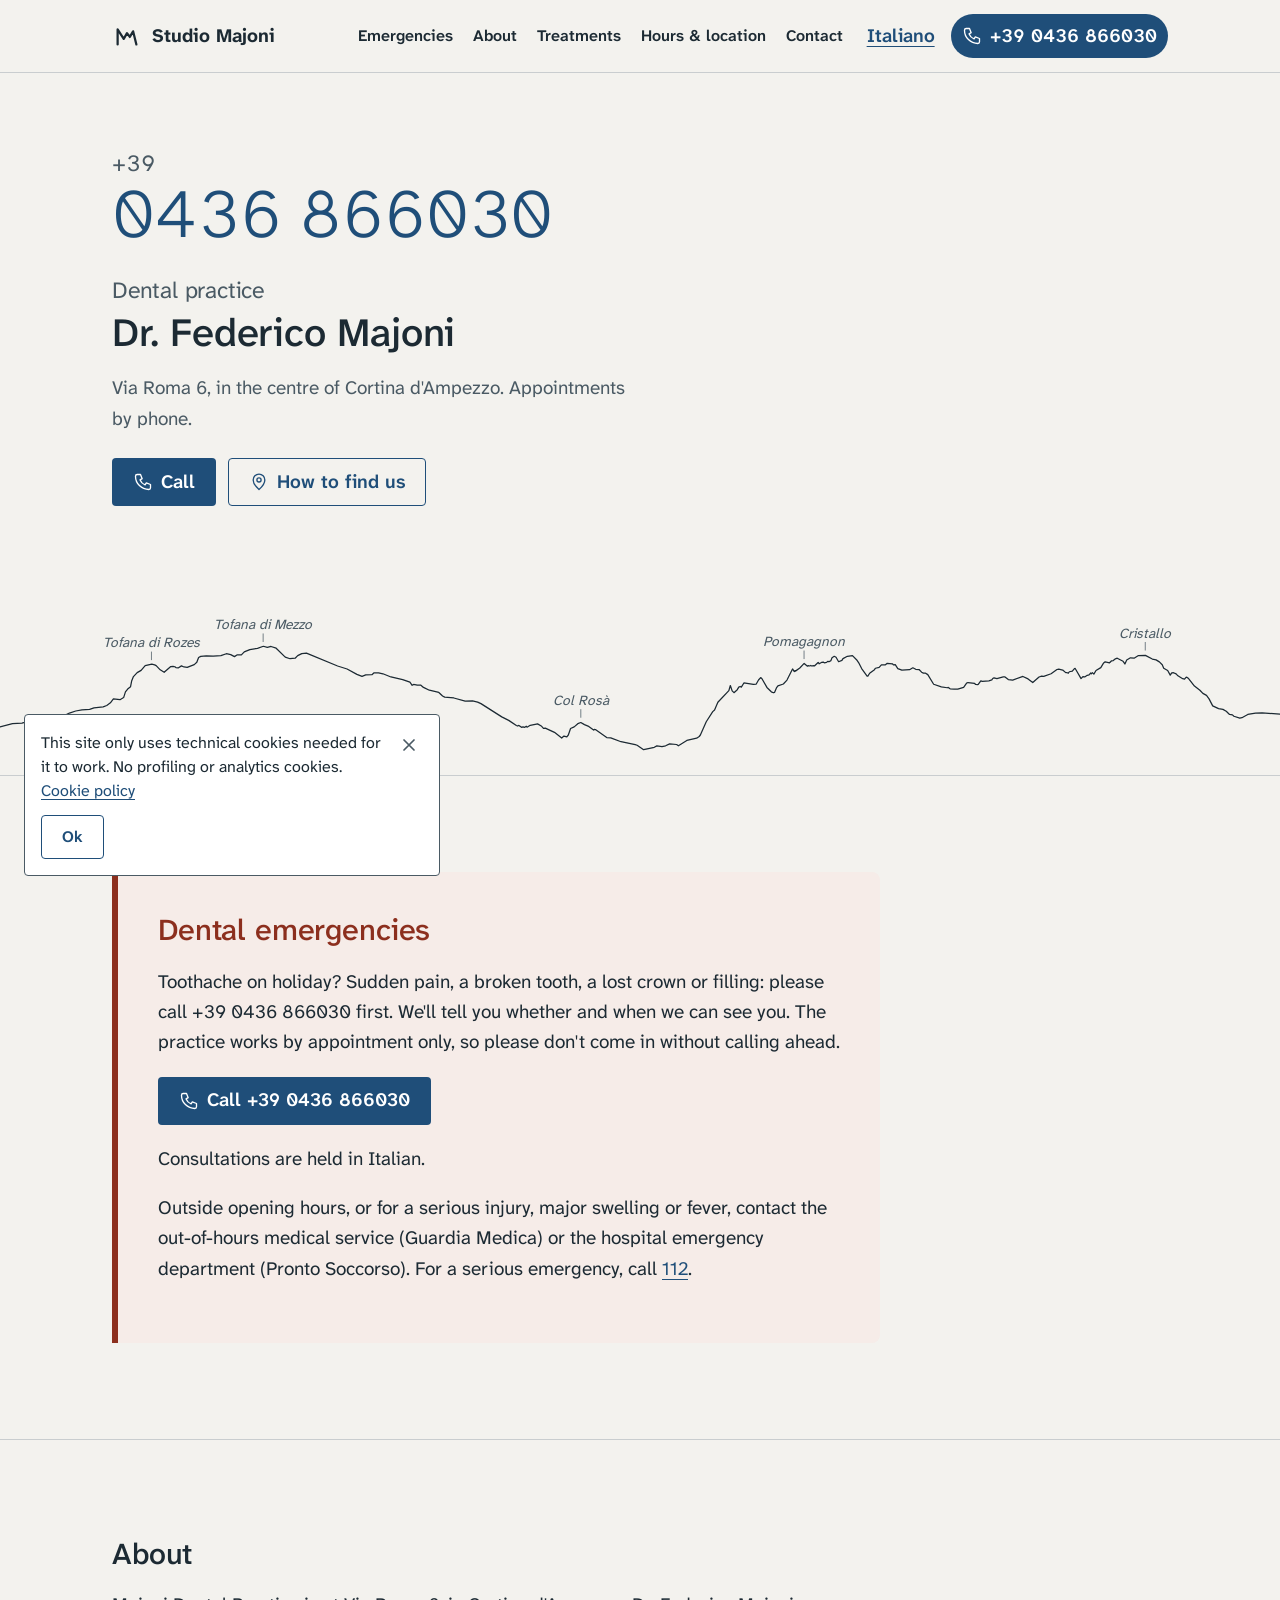
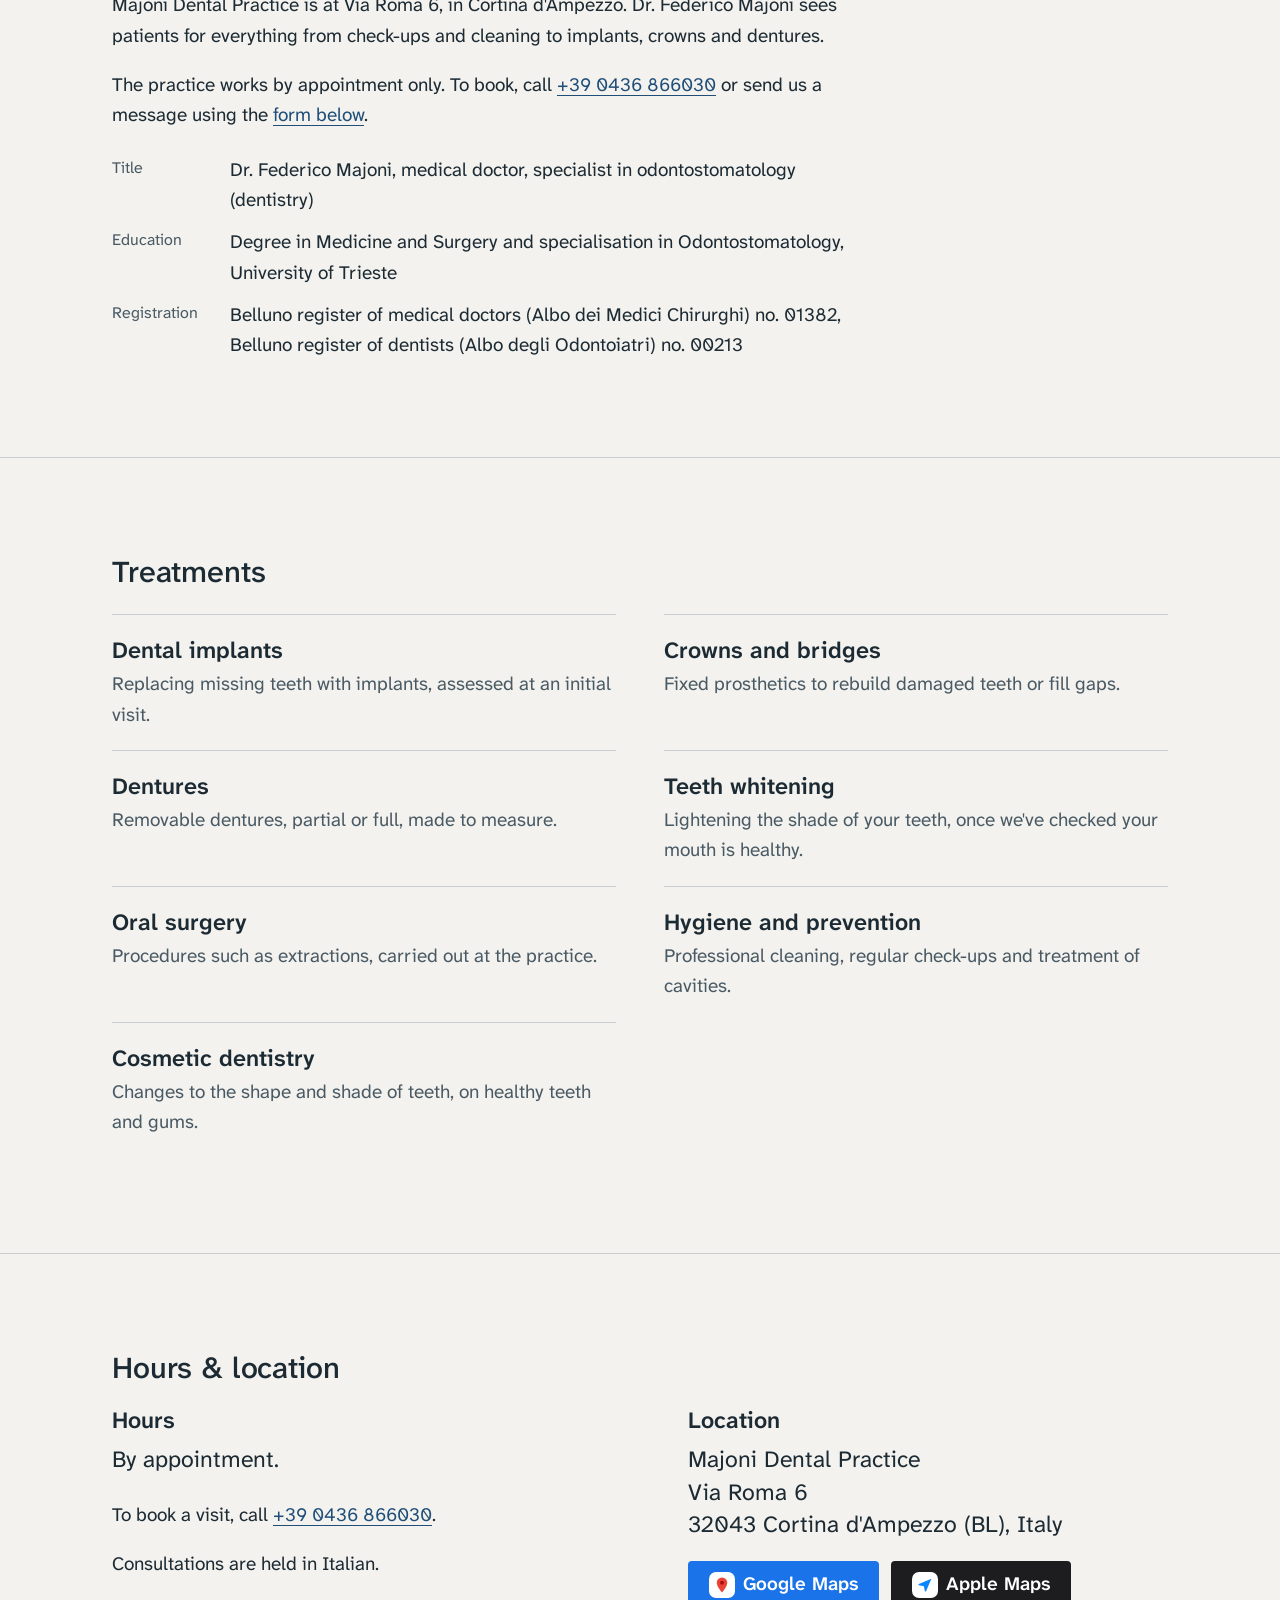
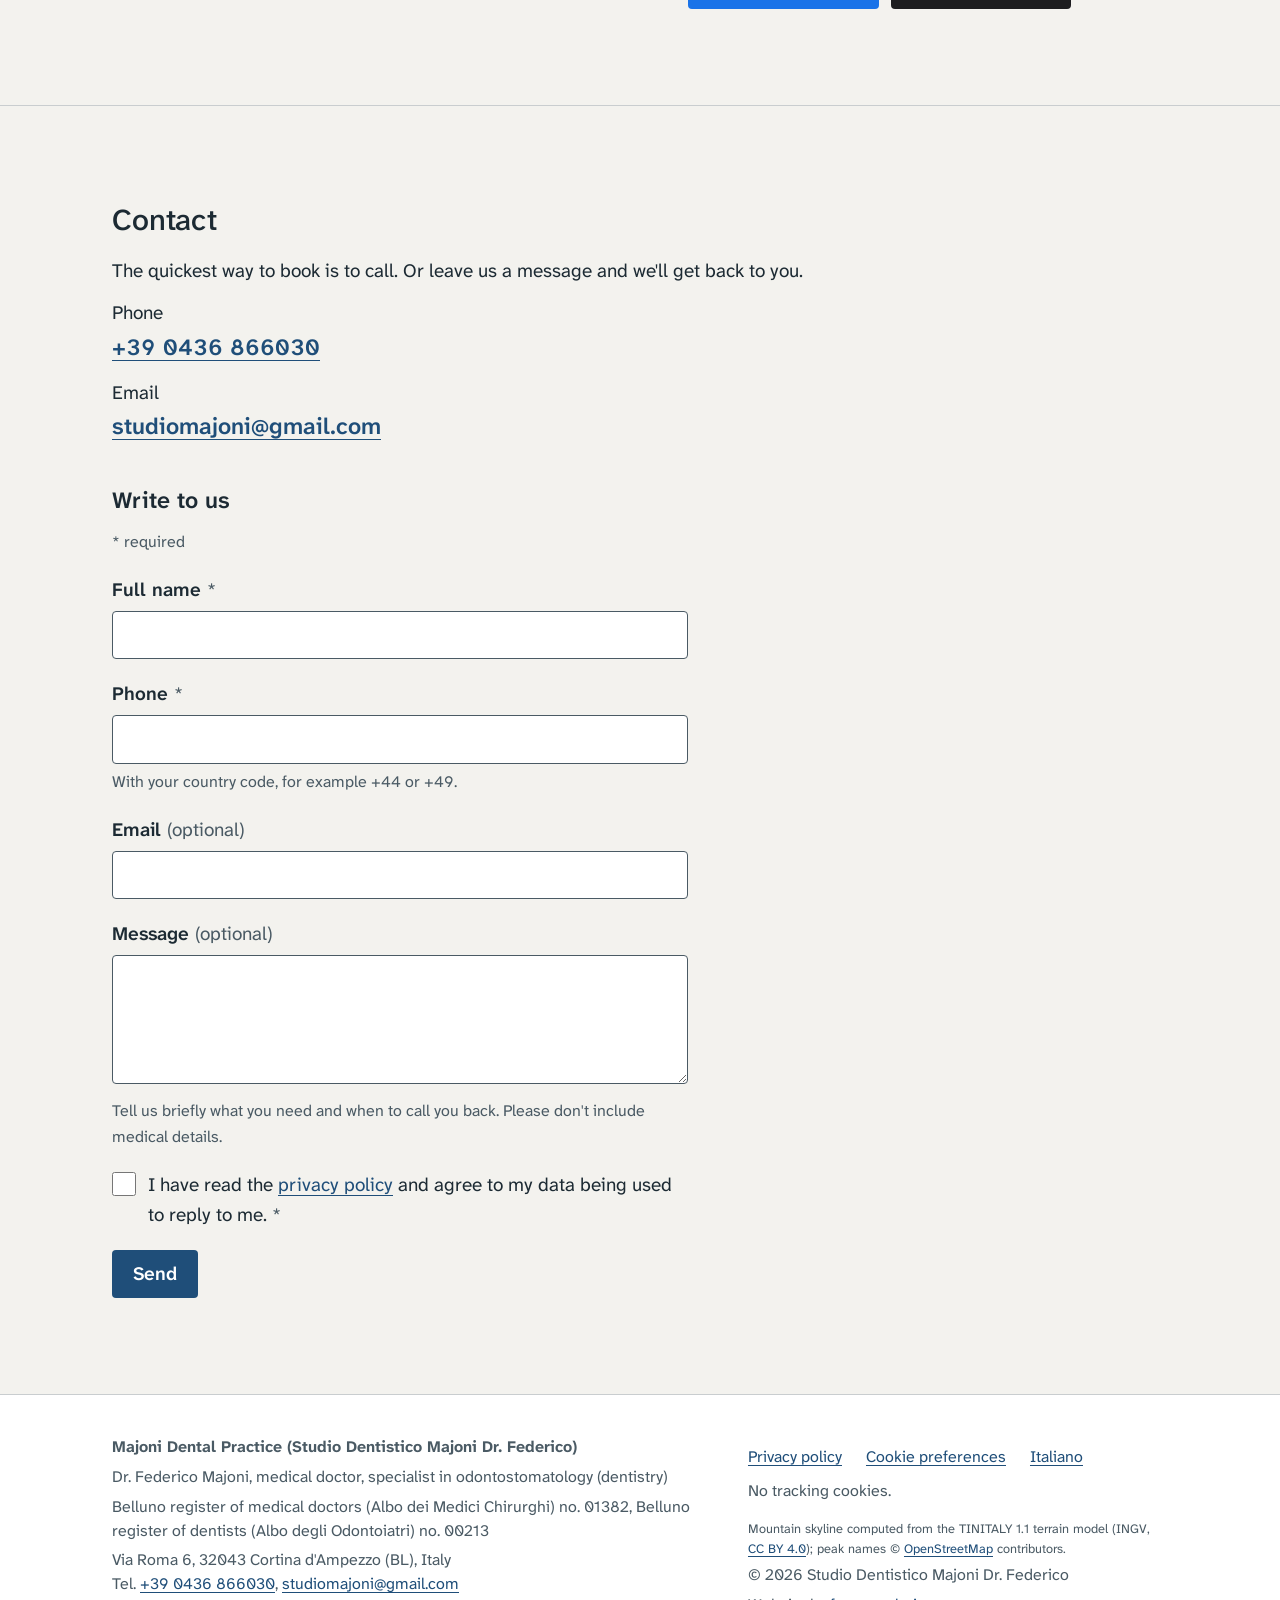
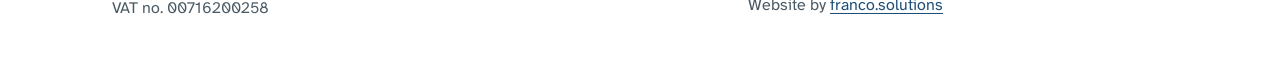
<file: studio-dentistico-majoni-dr-federico/en/index.html>
<!doctype html>
<html lang="en">
<head>
<!--
  VERIFY: to confirm with the practice before publishing.
  Each item is marked in the code with a <!- - VERIFY: … - -> comment next to the text it concerns
  (none of this is visible on the page). Full list in README.
  Before go-live: replace https://DOMINIO/ with the real domain (all files, incl. sitemap.xml and
  robots.txt), add the Web3forms key, remove <meta name="robots" content="noindex">.
-->
  <meta charset="utf-8">
  <meta name="viewport" content="width=device-width, initial-scale=1, viewport-fit=cover">
  <!-- remove at go-live (data not yet verified) -->
  <meta name="robots" content="noindex, nofollow, noarchive"><!-- anteprima: togliere al lancio -->
  <title>Majoni Dental Practice · Dentist in Cortina d'Ampezzo</title>
  <meta name="description" content="Dr. Federico Majoni's dental practice at Via Roma 6, Cortina d'Ampezzo. Implants, crowns, bridges and dentures, whitening, oral surgery and hygiene. By appointment: +39 0436 866030.">
  <!-- DOMINIO: replace https://DOMINIO/ with the final domain -->
  <link rel="canonical" href="https://DOMINIO/en/">
  <link rel="alternate" hreflang="it" href="https://DOMINIO/">
  <link rel="alternate" hreflang="en" href="https://DOMINIO/en/">
  <link rel="alternate" hreflang="x-default" href="https://DOMINIO/">
  <meta property="og:type" content="website">
  <meta property="og:title" content="Majoni Dental Practice · Dentist in Cortina d'Ampezzo">
  <meta property="og:description" content="Dr. Federico Majoni's dental practice at Via Roma 6, Cortina d'Ampezzo. By appointment: +39 0436 866030.">
  <meta property="og:url" content="https://DOMINIO/en/">
  <meta property="og:locale" content="en_GB">
  <meta property="og:locale:alternate" content="it_IT">
  <meta property="og:site_name" content="Studio Dentistico Majoni Dr. Federico">
  <meta name="theme-color" content="#F3F2EE" media="(prefers-color-scheme: light)">
  <meta name="theme-color" content="#141C21" media="(prefers-color-scheme: dark)">
  <link rel="icon" href="../assets/img/favicon.svg" type="image/svg+xml">
  <link rel="preload" href="../assets/fonts/atkinson-hyperlegible-next-latin-wght-normal.woff2" as="font" type="font/woff2" crossorigin>
  <link rel="stylesheet" href="../assets/css/style.css?v=2">
  <script type="application/ld+json">
  {
    "@context": "https://schema.org",
    "@graph": [
      {
        "@type": "Dentist",
        "@id": "https://DOMINIO/#studio-majoni",
        "name": "Studio Dentistico Majoni Dr. Federico",
        "alternateName": "Majoni Dental Practice",
        "url": "https://DOMINIO/en/",
        "telephone": "+39 0436 866030",
        "email": "studiomajoni@gmail.com",
        "address": {
          "@type": "PostalAddress",
          "streetAddress": "Via Roma 6",
          "postalCode": "32043",
          "addressLocality": "Cortina d'Ampezzo",
          "addressRegion": "BL",
          "addressCountry": "IT"
        },
        "geo": { "@type": "GeoCoordinates", "latitude": 46.5362843, "longitude": 12.1403064 }
      },
      {
        "@type": "WebPage",
        "url": "https://DOMINIO/en/",
        "name": "Majoni Dental Practice · Dentist in Cortina d'Ampezzo",
        "inLanguage": "en",
        "about": { "@id": "https://DOMINIO/#studio-majoni" }
      }
    ]
  }
  </script>
</head>
<body>
<a class="skip" href="#main">Skip to content</a>
<header class="site-header">
  <div class="wrap bar">
    <a class="brand" href="./">
      <svg class="mark" viewBox="0 0 32 32" aria-hidden="true" focusable="false"><path d="M6 25 L6 9 L12.5 19 L16 13 L19 17 L22.5 11 L26 25"/></svg>
      <span><b>Studio Majoni</b><small>dentist, Cortina</small></span>
    </a>
    <nav class="nav" aria-label="Page sections"><ul><li><a href="#urgenze">Emergencies</a></li><li><a href="#studio">About</a></li><li><a href="#cure">Treatments</a></li><li><a href="#orari">Hours &amp; location</a></li><li><a href="#contatti">Contact</a></li></ul></nav>
    <div class="head-tools">
      <a class="lang-link" href="../" hreflang="it" lang="it" data-lang-switch>Italiano</a>
      <a class="call-head" href="tel:+390436866030" aria-label="Call the practice, +39 0436 866030"><svg class="icon" viewBox="0 0 24 24" aria-hidden="true" focusable="false"><path d="M5 3h4l2 5-2.5 1.5a11 11 0 0 0 6 6L16 13l5 2v4a2 2 0 0 1-2 2A16 16 0 0 1 3 5a2 2 0 0 1 2-2"/></svg><span class="num">+39 0436 866030</span></a>
    </div>
  </div>
</header>

<main id="main">
<section class="hero" aria-labelledby="hero-h">
  <div class="wrap">
    <p class="hero-tel"><a href="tel:+390436866030"><span class="pfx">+39</span> <span class="num">0436 866030</span></a></p>
    <h1 id="hero-h"><span class="kind">Dental practice</span> Dr. Federico Majoni</h1>
    <p class="sub">Via Roma 6, in the centre of Cortina d'Ampezzo. Appointments by phone.</p>
    <div class="actions">
      <a class="btn btn-primary" href="tel:+390436866030"><svg class="icon" viewBox="0 0 24 24" aria-hidden="true" focusable="false"><path d="M5 3h4l2 5-2.5 1.5a11 11 0 0 0 6 6L16 13l5 2v4a2 2 0 0 1-2 2A16 16 0 0 1 3 5a2 2 0 0 1 2-2"/></svg>Call</a>
      <a class="btn btn-secondary" href="#dove"><svg class="icon" viewBox="0 0 24 24" aria-hidden="true" focusable="false"><path d="M12 21s-7-6.2-7-11.5a7 7 0 0 1 14 0C19 14.8 12 21 12 21z"/><circle cx="12" cy="9.5" r="2.5"/></svg>How to find us</a>
    </div>
  </div>
  <!-- RIDGE: swap point. One svg.ridge block, identical in IT and EN; keep the classes ridge-line / ridge-labels. Orizzonte reale da Via Roma 6 (az. 250-65 gradi, proporzioni vere), dati TINITALY 1.1 INGV CC BY 4.0, cime OpenStreetMap: vedi README. -->
  <svg class="ridge" viewBox="0 -40 1200 200" preserveAspectRatio="xMidYMax slice" aria-hidden="true" focusable="false"><path class="ridge-line" pathLength="1" d="M0 114.7l11.7-3.1 8.9-.6 4.1-1.2 13-.7 15.4-1.7 12-5.8 5.9-1.9 5.8-1.1 7.2-.4 4.1-1.5 8.6-.9 3.4-1.3 3.4-2.5 2.8-3.6 6.2 .7 3.4-2 1.7-5.3 2.1-2.7 2.7-2.2 1-5.3 1.7-4.2 3.5-3.7 3.7-2.1 3.8-4.4 6.2-1.4 2.7 .6 1.4 .7 3.8 4 3.7 2.3 6.2-5.4 2.1-.2 1.7 .4 1 .8 2.1 .3 3.1-1.9 2.4 1 3 .4 6.6-2.6 2.4-2.2 1.7-4.4 2-1.1 5.2-.6 6.5 .4 7.2-.5 5.1-1.8 4.1 .8 3.5 1.9 2.7-1.7 3.8 .1 2.7-2.8 5.2-2.2 7.2-1.2 5.5-1.9 3.7 1 3.5-.8 4.8 1.6 8.5 8.4 4.5 1.5 4.8-.5 2.4-2.4 3.8-1.9 4.4-.5 29.2 12.1 8.9 2.8 9.2 5.1 4.8 1.9 3.5-1.4 5.8-.2 2-1.8 4.2 .1 4.1 .8 7.5 3 11 2.4 6.8 2.5 2.1 2.9 1.4-.8 3.4 .7 3.4 0 2.4 2.1 5.5 2.6 8.9 2.1 3.5 3.3 2 1.1 8.6 .8 10.6 3 6.9-.3 4.8 1.2 3.1 1.4 19.5 12.4 6.5 3.3 7.2 4.8 1 .5 1.4-.6 2.4 1.8 1.4-.5 1.7 .5 1.4-1 .7 .9 3-1.8 6.9-1.3 3.4 1.9 2.1 2.3 1.7-.2 8.6 3.9 6.8 5.3 2.1-1.8 2.7 .7 1.4-1.7 2.1-6.1 3.4-1.5 3.4-3 2.8-1.1 3.4 2 3.4 1.3 5.2 3.7 .6-.6 1.1 .2 10.6 7.5 3.8 .3 9.6 3.6 13.3 2.7 1.8 .6 6.1 4.2 10-2.3 2.4-1.3 4.8 .7 3.4-.8 3.8-1.8 6.5 .6 1.7 1.2 7.9-5 9.2-2.1 2.4-1.6 1.1-1.4 5.5-12.4 6.1-9.5 1.7-1.6 3.1-7.2 10.3-10.9 1.4-4.8 1.7 5 1.7 1.7 3.1-2.8 1.4-2.4 1.3-.6 1.1 .6 2.4-3.9 8.9 1.4 2.7-.4 2.1-3.8 2-2.2 1.1 .8 4.8 8.4 4.1 4.1 2 .9 1.1-.4 1.7-4.1 1.4-1.9 5.1-1.8 3.4-3.7 5.2-10.4 1.7 2.4 .7-.9 .3 .5 4.1-2.9 4.1-4.3 3.1 2.6 .7-.6 1.4 .4 1-.5 .7 .5 1.7-.3 1 .3 3.5-3.3 1 1.2 2.1-1.2 1.7-.3 1 .6 2.1-.4 1-.9 1.7 .1 1.4-.8 1-2.8 2.1-1.3 1.7 .9 2.4 4.2 3.1-1.3 1-1.6 4.1-2.2 4.8-.6 3.8 3.8 2.4 3.5 2.4 4.8 5.1 7.1 .7 0 1.7-2.7 4.5-3.3 1-1.4 3.4-.8 2.1-2.4 3.8 0 1.7-1.4 4.8 .4 1 1.1 1.7-.2 2.4 3.7 3.8 1.4 7.2-.4 3.1-1.8 2.7 1.4 3.1 .2 2.4 2.5 1.7 .9 1.7-.1 2.4 1.5 5.5 9 7.2 2.4 5.5 .9 1-.3 1.7 1.3 3.8 .3 3.4 0 5.5-1.6 2.8-4 1.3-.6 6.2 .9 1 .9 1.8 .1 .6-.2 2.4-3.2 1.4 .5 6.2-.6 2.7-.8 1.1-1.6 1-.3 2.7 .6 5.9-1.6 1.7 .1 3.1 2.4 4.1 .5 9.6-3.4 4.8 2.3 4.4 3.4 5.9-5.2 2.4-.8 2 .3 6.9-2.5 5.5-4 1.7-.4 3.7 .9 2.8 2.4 1-.1 1.4 .7 1-1.4 2.8-.5 2-2.4 .7-.2 5.5 9.5 1.7-1.8 1.7 .3 2.4-1.6 1.7-.4 1.4-1.7 .7 .8 1-1.2 1.4 1.4 2-3.4 4.5-2.7 2.4-4 1.7-1.4 4.1 .9 1.7-1.7 1.8-.4 2-1.6 1.7-.6 5.5 2.9 1.7 2.5 1.7-3.7 3.5-2.1 3.4 .4 4.1-2.5 6.5-.2 6.5 3.5 3.5 .8 3.1 1.8 2.7 2.7 1.4 3.3 3.7 2.1 2.4 4.4 1.4-2.1 1.7-.2 2.4 1.1 1.7 1.8 4.5 2.7 1.7 .4 1.4-1.7 .7-.1 1.7 1.3 5.5 7 5.1 3.9 2.8 3 3.4 1.8 2.4 3.3 3.4 6.6 5.5 2.6 4.1 .7 3.1 1.8 3.1 2.9 2.7 .4 1.4 1.3 5.5 1.8 2-.4 5.5-3.1 7.2-1.3 6.2-.1 16.8 1.2"/><g class="ridge-labels"><path d="M142 44V52M246.7 27V35M544.5 98V106M753.8 43V51M1073.7 35V43"/><g><text x="142" y="40">Tofana di Rozes</text><text x="246.7" y="23">Tofana di Mezzo</text><text x="544.5" y="94">Col Rosà</text><text x="753.8" y="39">Pomagagnon</text><text x="1073.7" y="31">Cristallo</text></g></g></svg>
</section>

<section class="section" id="urgenze" aria-labelledby="urgenze-h">
  <div class="wrap">
    <div class="urgent">
      <h2 id="urgenze-h">Dental emergencies</h2>
      <p>Toothache on holiday? Sudden pain, a broken tooth, a lost crown or filling: please call +39 0436 866030 first. We'll tell you whether and when we can see you. The practice works by appointment only, so please don't come in without calling ahead.</p>
      <p><a class="btn btn-primary" href="tel:+390436866030"><svg class="icon" viewBox="0 0 24 24" aria-hidden="true" focusable="false"><path d="M5 3h4l2 5-2.5 1.5a11 11 0 0 0 6 6L16 13l5 2v4a2 2 0 0 1-2 2A16 16 0 0 1 3 5a2 2 0 0 1 2-2"/></svg>Call +39 0436 866030</a></p>
      <!-- VERIFY: languages spoken. Remove this line if the practice confirms English. -->
      <p>Consultations are held in Italian.</p>
      <p>Outside opening hours, or for a serious injury, major swelling or fever, contact the out-of-hours medical service (Guardia Medica) or the hospital emergency department (Pronto Soccorso). For a serious emergency, call <a href="tel:112">112</a>.</p>
      <!-- VERIFY: local Guardia Medica turistica / Pronto Soccorso details for Cortina, if the practice wants them listed -->
    </div>
  </div>
</section>

<section class="section" id="studio" aria-labelledby="studio-h">
  <div class="wrap">
    <h2 id="studio-h">About</h2>
    <p>Majoni Dental Practice is at Via Roma 6, in Cortina d'Ampezzo. Dr. Federico Majoni sees patients for everything from check-ups and cleaning to implants, crowns and dentures.</p>
    <p>The practice works by appointment only. To book, call <a href="tel:+390436866030">+39 0436 866030</a> or send us a message using the <a href="#contatti">form below</a>.</p>
    <dl class="facts">
      <div><dt>Title</dt><dd>Dr. Federico Majoni, medical doctor, specialist in odontostomatology (dentistry)</dd></div>
      <div><dt>Education</dt><dd>Degree in Medicine and Surgery and specialisation in Odontostomatology, University of Trieste</dd></div>
      <div><dt>Registration</dt><dd>Belluno register of medical doctors (Albo dei Medici Chirurghi) no. 01382, Belluno register of dentists (Albo degli Odontoiatri) no. 00213</dd></div>
    </dl>
    <!-- PHOTO: no photo yet, so no empty frame. When the practice supplies a real photo, add it here:
         <figure class="portrait"><img src="../assets/img/studio.jpg" alt="Description of the photo" width="800" height="1000" loading="lazy"></figure>
         (it needs a couple of CSS lines for .portrait: see README) -->
  </div>
</section>

<section class="section" id="cure" aria-labelledby="cure-h">
  <div class="wrap">
    <h2 id="cure-h">Treatments</h2>
    <!-- VERIFY: confirm with the practice: oral surgery, hygiene and prevention, cosmetic dentistry (one source each) -->
    <dl class="cure"><div><dt>Dental implants</dt><dd>Replacing missing teeth with implants, assessed at an initial visit.</dd></div><div><dt>Crowns and bridges</dt><dd>Fixed prosthetics to rebuild damaged teeth or fill gaps.</dd></div><div><dt>Dentures</dt><dd>Removable dentures, partial or full, made to measure.</dd></div><div><dt>Teeth whitening</dt><dd>Lightening the shade of your teeth, once we've checked your mouth is healthy.</dd></div><div><dt>Oral surgery</dt><dd>Procedures such as extractions, carried out at the practice.</dd></div><div><dt>Hygiene and prevention</dt><dd>Professional cleaning, regular check-ups and treatment of cavities.</dd></div><div><dt>Cosmetic dentistry</dt><dd>Changes to the shape and shade of teeth, on healthy teeth and gums.</dd></div></dl>
  </div>
</section>

<section class="section" id="orari" aria-labelledby="orari-h">
  <div class="wrap">
    <h2 id="orari-h">Hours &amp; location</h2>
    <div class="two">
      <div>
        <h3>Hours</h3>
        <p class="hours-note" data-today-status>By appointment.</p>
        <!-- VERIFY: weekly days and times. The old site said "Mon–Fri by appointment, closed Sat and Sun" (single source): don't publish until the practice confirms. Winter/summer differences and closures: to ask. Then fill in HOURS in assets/js/main.js. -->
        <p>To book a visit, call <a href="tel:+390436866030">+39 0436 866030</a>.</p>
        <!-- VERIFY: languages spoken. Remove this line if the practice confirms English. -->
        <p>Consultations are held in Italian.</p>
        <div data-hours-table></div>
      </div>
      <div id="dove">
        <h3>Location</h3>
        <address>Majoni Dental Practice<br>Via Roma 6<br>32043 Cortina d'Ampezzo (BL), Italy</address>
        <!-- VERIFY: floor / entrance / bell; nearest parking -->
        <!-- VERIFY: check the Google Maps pin once (46.5362843, 12.1403064) -->
        <div class="map-links">
          <a class="btn btn-gmaps" href="https://www.google.com/maps/search/?api=1&amp;query=Studio+Dentistico+Majoni+Via+Roma+6+Cortina+d%27Ampezzo"><span class="map-ico" aria-hidden="true"><svg viewBox="0 0 24 24" focusable="false"><path fill="#EA4335" d="M12 2a7 7 0 0 0-7 7c0 5.2 7 13 7 13s7-7.8 7-13a7 7 0 0 0-7-7z"/><circle fill="#A50E0E" cx="12" cy="9" r="2.6"/></svg></span>Google Maps</a>
          <a class="btn btn-amaps" href="https://maps.apple.com/?ll=46.5362843,12.1403064&amp;q=Studio%20Dentistico%20Majoni"><span class="map-ico" aria-hidden="true"><svg viewBox="0 0 24 24" focusable="false"><path fill="#0A84FF" d="M20.5 3.5 3.8 10.6c-.8.3-.7 1.4.1 1.6l6.6 1.3 1.3 6.6c.2.8 1.3.9 1.6.1z"/></svg></span>Apple Maps</a>
        </div>
      </div>
    </div>
  </div>
</section>

<section class="section" id="contatti" aria-labelledby="contatti-h">
  <div class="wrap">
    <div class="contact-lines">
      <h2 id="contatti-h">Contact</h2>
      <p id="sent" class="sent-note" tabindex="-1">Thank you, we've received your message and will get back to you soon. If it's urgent, please call +39 0436 866030.</p>
      <p>The quickest way to book is to call. Or leave us a message and we'll get back to you.</p>
      <p>Phone<br><a class="big" href="tel:+390436866030">+39 0436 866030</a></p>
      <!-- VERIFY: studiomajoni@gmail.com still active -->
      <p>Email<br><a class="big" href="mailto:studiomajoni@gmail.com">studiomajoni@gmail.com</a></p>
    </div>
    <div class="form-panel">
      <h3 id="form-h">Write to us</h3>
      <form id="contact-form" class="form" action="https://api.web3forms.com/submit" method="POST" aria-labelledby="form-h">
        <!-- VERIFY: paste the Web3forms access key (web3forms.com, created with the practice's email) in place of WEB3FORMS_ACCESS_KEY -->
        <input type="hidden" name="access_key" value="WEB3FORMS_ACCESS_KEY">
        <input type="hidden" name="subject" value="New enquiry from the website (English): Studio Majoni">
        <input type="hidden" name="from_name" value="Studio Majoni website">
        <!-- Without JavaScript, Web3forms returns here after sending (#sent shows the confirmation) -->
        <input type="hidden" name="redirect" value="https://DOMINIO/en/#sent">
        <input type="checkbox" name="botcheck" class="hp" tabindex="-1" autocomplete="off" aria-hidden="true">
        <p class="help">* required</p>
        <div class="field">
          <label for="f-name">Full name <span class="req" aria-hidden="true">*</span></label>
          <input id="f-name" name="name" type="text" autocomplete="name" required>
          <p class="field-error" id="f-name-err" hidden></p>
        </div>
        <div class="field">
          <label for="f-tel">Phone <span class="req" aria-hidden="true">*</span></label>
          <input id="f-tel" name="phone" type="tel" autocomplete="tel" required aria-describedby="f-tel-help">
          <p class="help" id="f-tel-help">With your country code, for example +44 or +49.</p>
          <p class="field-error" id="f-tel-err" hidden></p>
        </div>
        <div class="field">
          <label for="f-email">Email <span class="req">(optional)</span></label>
          <input id="f-email" name="email" type="email" autocomplete="email">
          <p class="field-error" id="f-email-err" hidden></p>
        </div>
        <div class="field">
          <label for="f-msg">Message <span class="req">(optional)</span></label>
          <textarea id="f-msg" name="message" rows="4" maxlength="1000" aria-describedby="f-msg-help"></textarea>
          <p class="help" id="f-msg-help">Tell us briefly what you need and when to call you back. Please don't include medical details.</p>
        </div>
        <div class="check">
          <input id="f-privacy" name="privacy" type="checkbox" value="ok" required>
          <label for="f-privacy">I have read the <a href="privacy/">privacy policy</a> and agree to my data being used to reply to me. <span class="req" aria-hidden="true">*</span></label>
        </div>
        <p class="field-error" id="f-privacy-err" hidden></p>
        <p id="form-status" class="form-status" role="status" aria-live="polite"></p>
        <div><button class="btn btn-primary" type="submit">Send</button></div>
      </form>
    </div>
  </div>
</section>
</main>

<footer class="site-footer">
  <div class="wrap legal">
    <div>
      <p><strong>Majoni Dental Practice (Studio Dentistico Majoni Dr. Federico)</strong></p>
      <p>Dr. Federico Majoni, medical doctor, specialist in odontostomatology (dentistry)</p>
      <p>Belluno register of medical doctors (Albo dei Medici Chirurghi) no. 01382, Belluno register of dentists (Albo degli Odontoiatri) no. 00213</p>
      <address>Via Roma 6, 32043 Cortina d'Ampezzo (BL), Italy<br>Tel. <a href="tel:+390436866030">+39 0436 866030</a>, <a href="mailto:studiomajoni@gmail.com">studiomajoni@gmail.com</a></address>
      <!-- VERIFY: VAT no. 00716200258 to confirm with the practice (single source: PagineGialle) -->
      <p>VAT no. 00716200258</p>
      <!-- VERIFY: medical director (direttore sanitario), only if required for the practice -->
    </div>
    <div>
      <ul class="foot-links">
        <li><a href="privacy/">Privacy policy</a></li>
        <li><a href="privacy/#cookie" data-cookie-prefs>Cookie preferences</a></li>
        <li><a href="../" hreflang="it" lang="it" data-lang-switch>Italiano</a></li>
      </ul>
      <p>No tracking cookies.</p>
      <p class="credit">Mountain skyline computed from the TINITALY 1.1 terrain model (INGV, <a href="https://creativecommons.org/licenses/by/4.0/" rel="license noopener">CC BY 4.0</a>); peak names © <a href="https://www.openstreetmap.org/copyright" rel="noopener">OpenStreetMap</a> contributors.</p>
      <p>© 2026 Studio Dentistico Majoni Dr. Federico</p>
      <p>Website by <a href="https://franco.solutions">franco.solutions</a></p>
    </div>
  </div>
</footer>

<nav class="callbar" aria-label="Quick contact">
  <a class="btn btn-primary" href="tel:+390436866030"><svg class="icon" viewBox="0 0 24 24" aria-hidden="true" focusable="false"><path d="M5 3h4l2 5-2.5 1.5a11 11 0 0 0 6 6L16 13l5 2v4a2 2 0 0 1-2 2A16 16 0 0 1 3 5a2 2 0 0 1 2-2"/></svg>Call <span class="num">+39 0436 866030</span></a>
  <a class="btn btn-secondary" href="https://www.google.com/maps/search/?api=1&amp;query=Studio+Dentistico+Majoni+Via+Roma+6+Cortina+d%27Ampezzo"><svg class="icon" viewBox="0 0 24 24" aria-hidden="true" focusable="false"><path d="M12 21s-7-6.2-7-11.5a7 7 0 0 1 14 0C19 14.8 12 21 12 21z"/><circle cx="12" cy="9.5" r="2.5"/></svg>Directions</a>
</nav>

<section class="cookie" id="cookie-banner" role="region" aria-label="Cookie notice" hidden>
  <p class="cookie__text">This site only uses technical cookies needed for it to work. No profiling or analytics cookies. <a href="privacy/#cookie">Cookie policy</a></p>
  <div class="cookie__actions">
    <button type="button" class="btn btn-secondary cookie__ok" data-cookie="ok">Ok</button>
    <button type="button" class="btn btn-secondary" data-cookie="accept" hidden>Accept</button>
    <button type="button" class="btn btn-secondary" data-cookie="reject" hidden>Reject</button>
  </div>
  <button type="button" class="cookie__close" data-cookie="close" aria-label="Close cookie notice">
    <svg viewBox="0 0 20 20" width="20" height="20" aria-hidden="true" focusable="false"><path d="M5 5l10 10M15 5L5 15" fill="none" stroke="currentColor" stroke-width="1.75" stroke-linecap="round"/></svg>
  </button>
</section>

<!-- Third-party services that need consent: empty = plain notice. See README. -->
<script>window.MJ_CONSENT_SERVICES = [];</script>
<script src="../assets/js/main.js?v=2" defer></script>
</body>
</html>
</file>
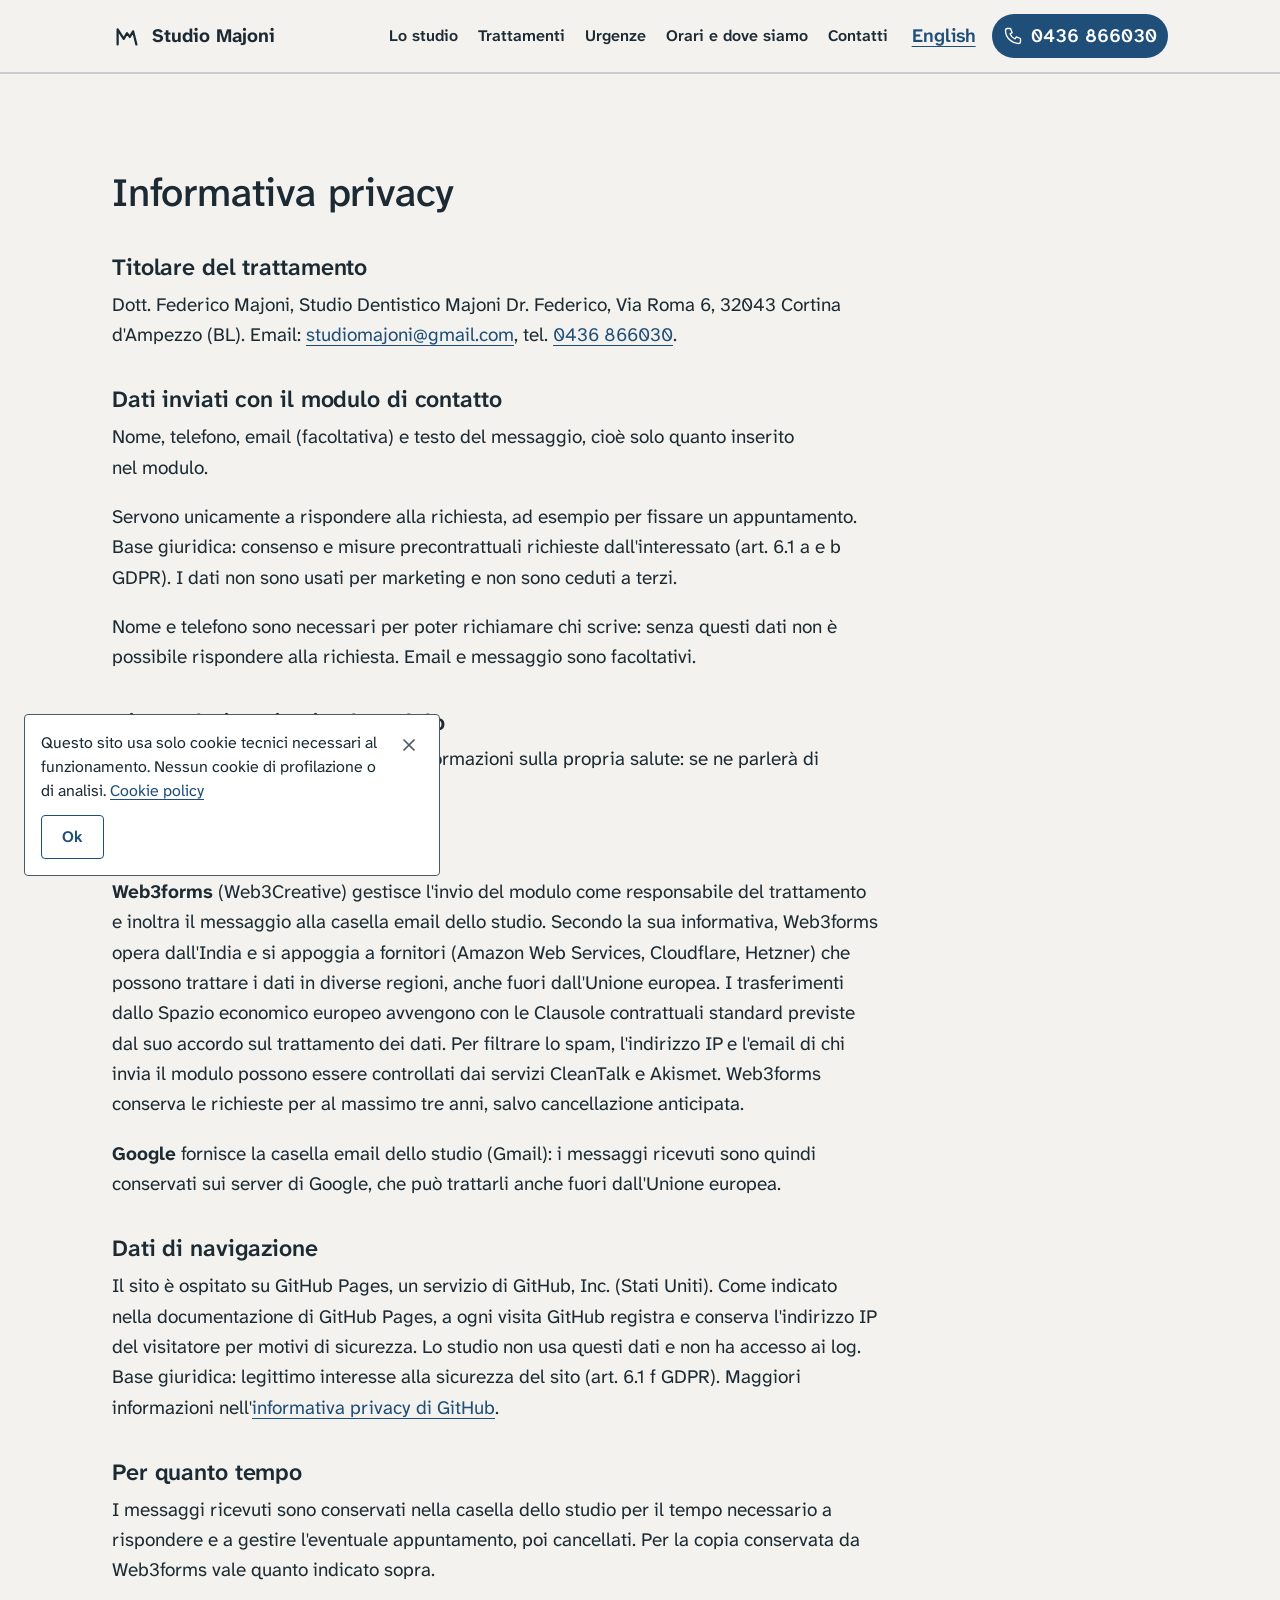
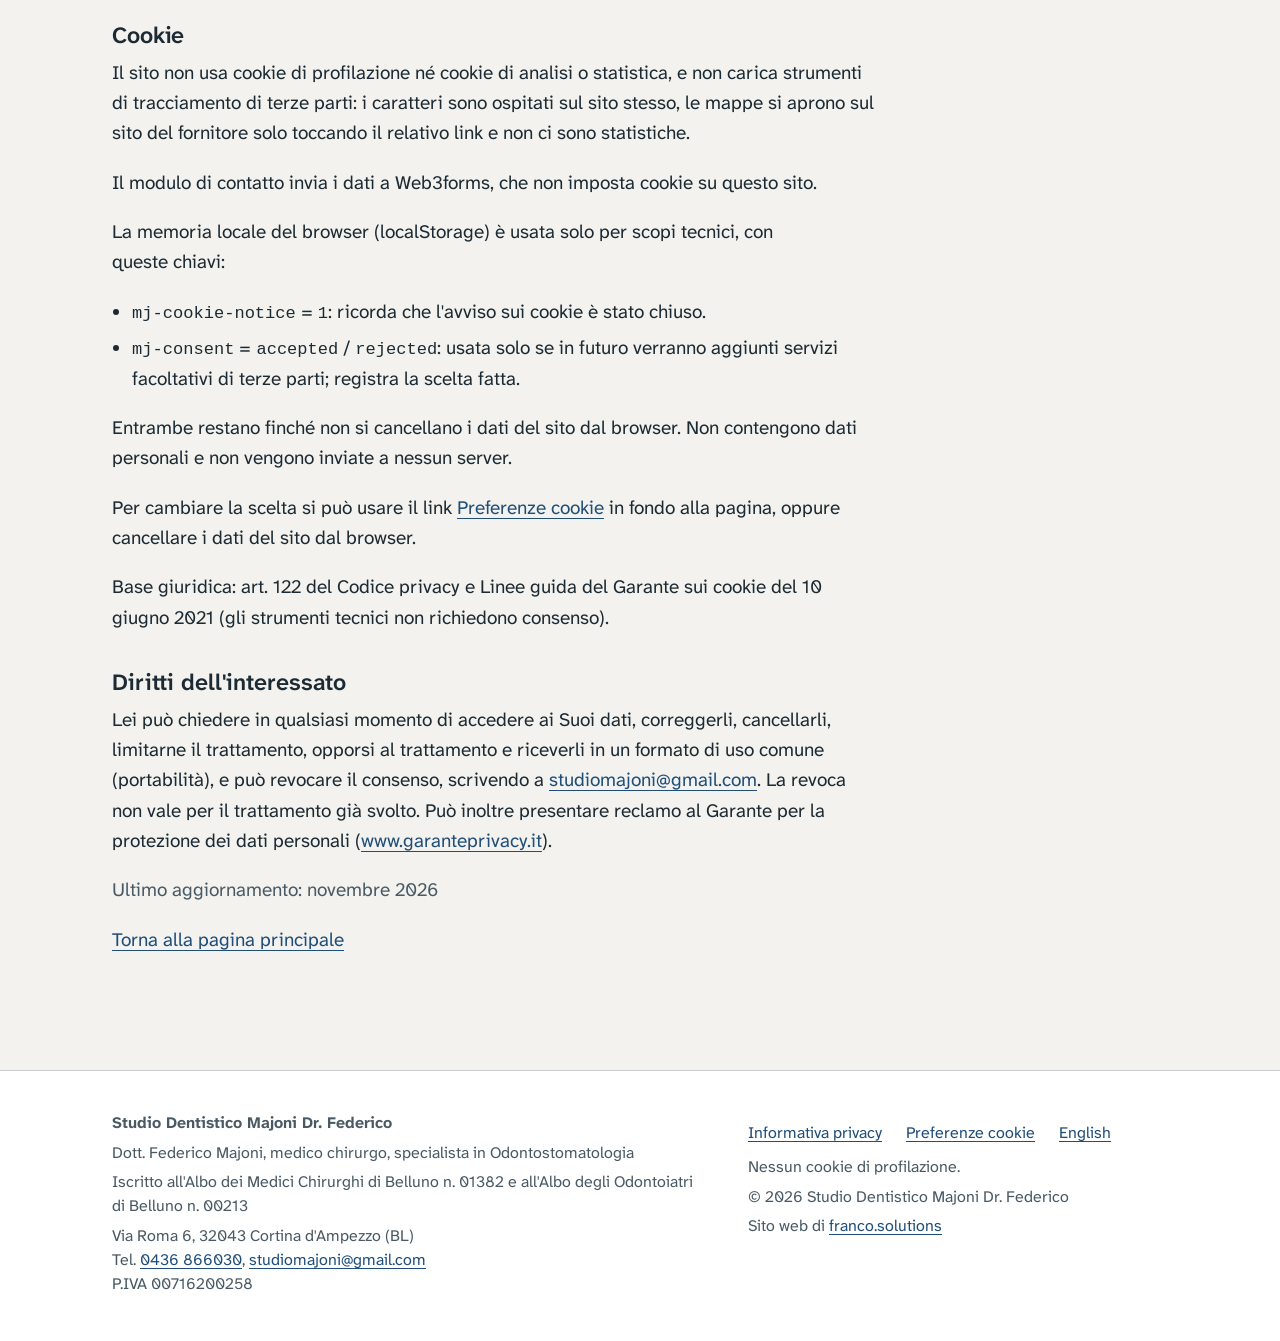
<file: studio-dentistico-majoni-dr-federico/privacy/index.html>
<!doctype html>
<html lang="it">
<head>
<!--
  VERIFY: voci da confermare segnate con commenti <!- - VERIFY: … - -> nel testo (non visibili). Elenco nel README.
  Prima del go-live: sostituire https://DOMINIO/ e togliere <meta name="robots" content="noindex">.
-->
  <meta charset="utf-8">
  <meta name="viewport" content="width=device-width, initial-scale=1, viewport-fit=cover">
  <!-- remove at go-live (i dati non sono ancora verificati) -->
  <meta name="robots" content="noindex, nofollow, noarchive"><!-- anteprima: togliere al lancio -->
  <title>Privacy policy · Studio Dentistico Majoni</title>
  <meta name="description" content="Come trattiamo i dati inviati tramite il modulo di contatto del sito.">
  <!-- DOMINIO: sostituire https://DOMINIO/ con il dominio definitivo -->
  <link rel="canonical" href="https://DOMINIO/privacy/">
  <link rel="alternate" hreflang="it" href="https://DOMINIO/privacy/">
  <link rel="alternate" hreflang="en" href="https://DOMINIO/en/privacy/">
  <link rel="alternate" hreflang="x-default" href="https://DOMINIO/privacy/">
  <meta property="og:type" content="website">
  <meta property="og:title" content="Privacy policy · Studio Dentistico Majoni">
  <meta property="og:description" content="Come trattiamo i dati inviati tramite il modulo di contatto del sito.">
  <meta property="og:url" content="https://DOMINIO/privacy/">
  <meta property="og:locale" content="it_IT">
  <meta property="og:site_name" content="Studio Dentistico Majoni Dr. Federico">
  <meta name="theme-color" content="#F3F2EE" media="(prefers-color-scheme: light)">
  <meta name="theme-color" content="#141C21" media="(prefers-color-scheme: dark)">
  <link rel="icon" href="../assets/img/favicon.svg" type="image/svg+xml">
  <link rel="preload" href="../assets/fonts/atkinson-hyperlegible-next-latin-wght-normal.woff2" as="font" type="font/woff2" crossorigin>
  <link rel="stylesheet" href="../assets/css/style.css?v=2">
</head>
<body>
<a class="skip" href="#main">Vai al contenuto</a>
<header class="site-header">
  <div class="wrap bar">
    <a class="brand" href="../">
      <svg class="mark" viewBox="0 0 32 32" aria-hidden="true" focusable="false"><path d="M6 25 L6 9 L12.5 19 L16 13 L19 17 L22.5 11 L26 25"/></svg>
      <span><b>Studio Majoni</b><small>dentista, Cortina</small></span>
    </a>
    <nav class="nav" aria-label="Sezioni del sito"><ul><li><a href="../#studio">Lo studio</a></li><li><a href="../#cure">Trattamenti</a></li><li><a href="../#urgenze">Urgenze</a></li><li><a href="../#orari">Orari e dove siamo</a></li><li><a href="../#contatti">Contatti</a></li></ul></nav>
    <div class="head-tools">
      <a class="lang-link" href="../en/privacy/" hreflang="en" lang="en" data-lang-switch>English</a>
      <a class="call-head" href="tel:+390436866030" aria-label="Chiama lo studio, 0436 866030"><svg class="icon" viewBox="0 0 24 24" aria-hidden="true" focusable="false"><path d="M5 3h4l2 5-2.5 1.5a11 11 0 0 0 6 6L16 13l5 2v4a2 2 0 0 1-2 2A16 16 0 0 1 3 5a2 2 0 0 1 2-2"/></svg><span class="num">0436 866030</span></a>
    </div>
  </div>
</header>

<main id="main">
  <div class="section">
    <div class="wrap prose">
      <h1>Informativa privacy</h1>

      <h2>Titolare del trattamento</h2>
      <p>Dott. Federico Majoni, Studio Dentistico Majoni Dr. Federico, Via Roma 6, 32043 Cortina d'Ampezzo (BL). Email: <a href="mailto:studiomajoni@gmail.com">studiomajoni@gmail.com</a>, tel. <a href="tel:+390436866030">0436 866030</a>.</p>
      <!-- VERIFY: confermare il titolare. La PEC non è pubblicata: aggiungerla solo se lo studio lo chiede. -->

      <h2>Dati inviati con il modulo di contatto</h2>
      <p>Nome, telefono, email (facoltativa) e testo del messaggio, cioè solo quanto inserito nel modulo.</p>
      <p>Servono unicamente a rispondere alla richiesta, ad esempio per fissare un appuntamento. Base giuridica: consenso e misure precontrattuali richieste dall'interessato (art. 6.1 a e b GDPR). I dati non sono usati per marketing e non sono ceduti a terzi.</p>
      <p>Nome e telefono sono necessari per poter richiamare chi scrive: senza questi dati non è possibile rispondere alla richiesta. Email e messaggio sono facoltativi.</p>

      <h2>Niente dati sanitari nel modulo</h2>
      <p>Si prega di non scrivere nel modulo informazioni sulla propria salute: se ne parlerà di persona o al telefono.</p>

      <h2>Chi riceve i dati</h2>
      <p><strong>Web3forms</strong> (Web3Creative) gestisce l'invio del modulo come responsabile del trattamento e inoltra il messaggio alla casella email dello studio. Secondo la sua informativa, Web3forms opera dall'India e si appoggia a fornitori (Amazon Web Services, Cloudflare, Hetzner) che possono trattare i dati in diverse regioni, anche fuori dall'Unione europea. I trasferimenti dallo Spazio economico europeo avvengono con le Clausole contrattuali standard previste dal suo accordo sul trattamento dei dati. Per filtrare lo spam, l'indirizzo IP e l'email di chi invia il modulo possono essere controllati dai servizi CleanTalk e Akismet. Web3forms conserva le richieste per al massimo tre anni, salvo cancellazione anticipata.</p>
      <!-- VERIFY: fonte web3forms.com/privacy (aggiornata al 13 luglio 2026). Controllare il DPA (web3forms.com/dpa) e, se possibile, cancellare le richieste dal pannello Web3forms dopo la risposta. -->
      <p><strong>Google</strong> fornisce la casella email dello studio (Gmail): i messaggi ricevuti sono quindi conservati sui server di Google, che può trattarli anche fuori dall'Unione europea.</p>
      <!-- VERIFY: casella Gmail personale o Google Workspace (nel secondo caso Google agisce da responsabile con il proprio accordo sul trattamento dei dati). -->

      <h2>Dati di navigazione</h2>
      <p>Il sito è ospitato su GitHub Pages, un servizio di GitHub, Inc. (Stati Uniti). Come indicato nella documentazione di GitHub Pages, a ogni visita GitHub registra e conserva l'indirizzo IP del visitatore per motivi di sicurezza. Lo studio non usa questi dati e non ha accesso ai log. Base giuridica: legittimo interesse alla sicurezza del sito (art. 6.1 f GDPR). Maggiori informazioni nell'<a href="https://docs.github.com/site-policy/privacy-policies/github-general-privacy-statement">informativa privacy di GitHub</a>.</p>
      <!-- VERIFY: garanzie di GitHub per il trasferimento verso gli Stati Uniti (Data Privacy Framework / clausole contrattuali). Aggiornare se il sito cambia hosting. -->

      <h2>Per quanto tempo</h2>
      <p>I messaggi ricevuti sono conservati nella casella dello studio per il tempo necessario a rispondere e a gestire l'eventuale appuntamento, poi cancellati. Per la copia conservata da Web3forms vale quanto indicato sopra.</p>
      <!-- VERIFY: periodo di conservazione -->

      <h2 id="cookie">Cookie</h2>
      <p>Il sito non usa cookie di profilazione né cookie di analisi o statistica, e non carica strumenti di tracciamento di terze parti: i caratteri sono ospitati sul sito stesso, le mappe si aprono sul sito del fornitore solo toccando il relativo link e non ci sono statistiche.</p>
      <p>Il modulo di contatto invia i dati a Web3forms, che non imposta cookie su questo sito.</p>
      <p>La memoria locale del browser (localStorage) è usata solo per scopi tecnici, con queste chiavi:</p>
      <ul>
        <li><code>mj-cookie-notice</code> = <code>1</code>: ricorda che l'avviso sui cookie è stato chiuso.</li>
        <li><code>mj-consent</code> = <code>accepted</code> / <code>rejected</code>: usata solo se in futuro verranno aggiunti servizi facoltativi di terze parti; registra la scelta fatta.</li>
      </ul>
      <p>Entrambe restano finché non si cancellano i dati del sito dal browser. Non contengono dati personali e non vengono inviate a nessun server.</p>
      <p>Per cambiare la scelta si può usare il link <a href="#cookie" data-cookie-prefs>Preferenze cookie</a> in fondo alla pagina, oppure cancellare i dati del sito dal browser.</p>
      <p>Base giuridica: art. 122 del Codice privacy e Linee guida del Garante sui cookie del 10 giugno 2021 (gli strumenti tecnici non richiedono consenso).</p>
      <!-- VERIFY: ricontrollare dopo ogni modifica al sito (mappe, font, statistiche) -->

      <h2>Diritti dell'interessato</h2>
      <p>Lei può chiedere in qualsiasi momento di accedere ai Suoi dati, correggerli, cancellarli, limitarne il trattamento, opporsi al trattamento e riceverli in un formato di uso comune (portabilità), e può revocare il consenso, scrivendo a <a href="mailto:studiomajoni@gmail.com">studiomajoni@gmail.com</a>. La revoca non vale per il trattamento già svolto. Può inoltre presentare reclamo al Garante per la protezione dei dati personali (<a href="https://www.garanteprivacy.it">www.garanteprivacy.it</a>).</p>

      <!-- VERIFY: data di pubblicazione definitiva -->
      <p class="note">Ultimo aggiornamento: novembre 2026</p>
      <p><a href="../">Torna alla pagina principale</a></p>
    </div>
  </div>
</main>

<footer class="site-footer">
  <div class="wrap legal">
    <div>
      <p><strong>Studio Dentistico Majoni Dr. Federico</strong></p>
      <p>Dott. Federico Majoni, medico chirurgo, specialista in Odontostomatologia</p>
      <p>Iscritto all'Albo dei Medici Chirurghi di Belluno n. 01382 e all'Albo degli Odontoiatri di Belluno n. 00213</p>
      <address>Via Roma 6, 32043 Cortina d'Ampezzo (BL)<br>Tel. <a href="tel:+390436866030">0436 866030</a>, <a href="mailto:studiomajoni@gmail.com">studiomajoni@gmail.com</a></address>
      <!-- VERIFY: P.IVA 00716200258 da confermare con lo studio (fonte singola: PagineGialle) -->
      <p>P.IVA 00716200258</p>
    </div>
    <div>
      <ul class="foot-links">
        <li><a href="./" aria-current="page">Informativa privacy</a></li>
        <li><a href="#cookie" data-cookie-prefs>Preferenze cookie</a></li>
        <li><a href="../en/privacy/" hreflang="en" lang="en" data-lang-switch>English</a></li>
      </ul>
      <p>Nessun cookie di profilazione.</p>
      <p>© 2026 Studio Dentistico Majoni Dr. Federico</p>
      <p>Sito web di <a href="https://franco.solutions">franco.solutions</a></p>
    </div>
  </div>
</footer>

<nav class="callbar" aria-label="Contatto rapido">
  <a class="btn btn-primary" href="tel:+390436866030"><svg class="icon" viewBox="0 0 24 24" aria-hidden="true" focusable="false"><path d="M5 3h4l2 5-2.5 1.5a11 11 0 0 0 6 6L16 13l5 2v4a2 2 0 0 1-2 2A16 16 0 0 1 3 5a2 2 0 0 1 2-2"/></svg>Chiama <span class="num">0436 866030</span></a>
  <a class="btn btn-secondary" href="https://www.google.com/maps/search/?api=1&amp;query=Studio+Dentistico+Majoni+Via+Roma+6+Cortina+d%27Ampezzo"><svg class="icon" viewBox="0 0 24 24" aria-hidden="true" focusable="false"><path d="M12 21s-7-6.2-7-11.5a7 7 0 0 1 14 0C19 14.8 12 21 12 21z"/><circle cx="12" cy="9.5" r="2.5"/></svg>Indicazioni</a>
</nav>

<section class="cookie" id="cookie-banner" role="region" aria-label="Informativa cookie" hidden>
  <p class="cookie__text">Questo sito usa solo cookie tecnici necessari al funzionamento. Nessun cookie di profilazione o di analisi. <a href="#cookie">Cookie policy</a></p>
  <div class="cookie__actions">
    <button type="button" class="btn btn-secondary cookie__ok" data-cookie="ok">Ok</button>
    <button type="button" class="btn btn-secondary" data-cookie="accept" hidden>Accetta</button>
    <button type="button" class="btn btn-secondary" data-cookie="reject" hidden>Rifiuta</button>
  </div>
  <button type="button" class="cookie__close" data-cookie="close" aria-label="Chiudi l'informativa cookie">
    <svg viewBox="0 0 20 20" width="20" height="20" aria-hidden="true" focusable="false"><path d="M5 5l10 10M15 5L5 15" fill="none" stroke="currentColor" stroke-width="1.75" stroke-linecap="round"/></svg>
  </button>
</section>

<script>window.MJ_CONSENT_SERVICES = [];</script>
<script src="../assets/js/main.js?v=2" defer></script>
</body>
</html>
</file>
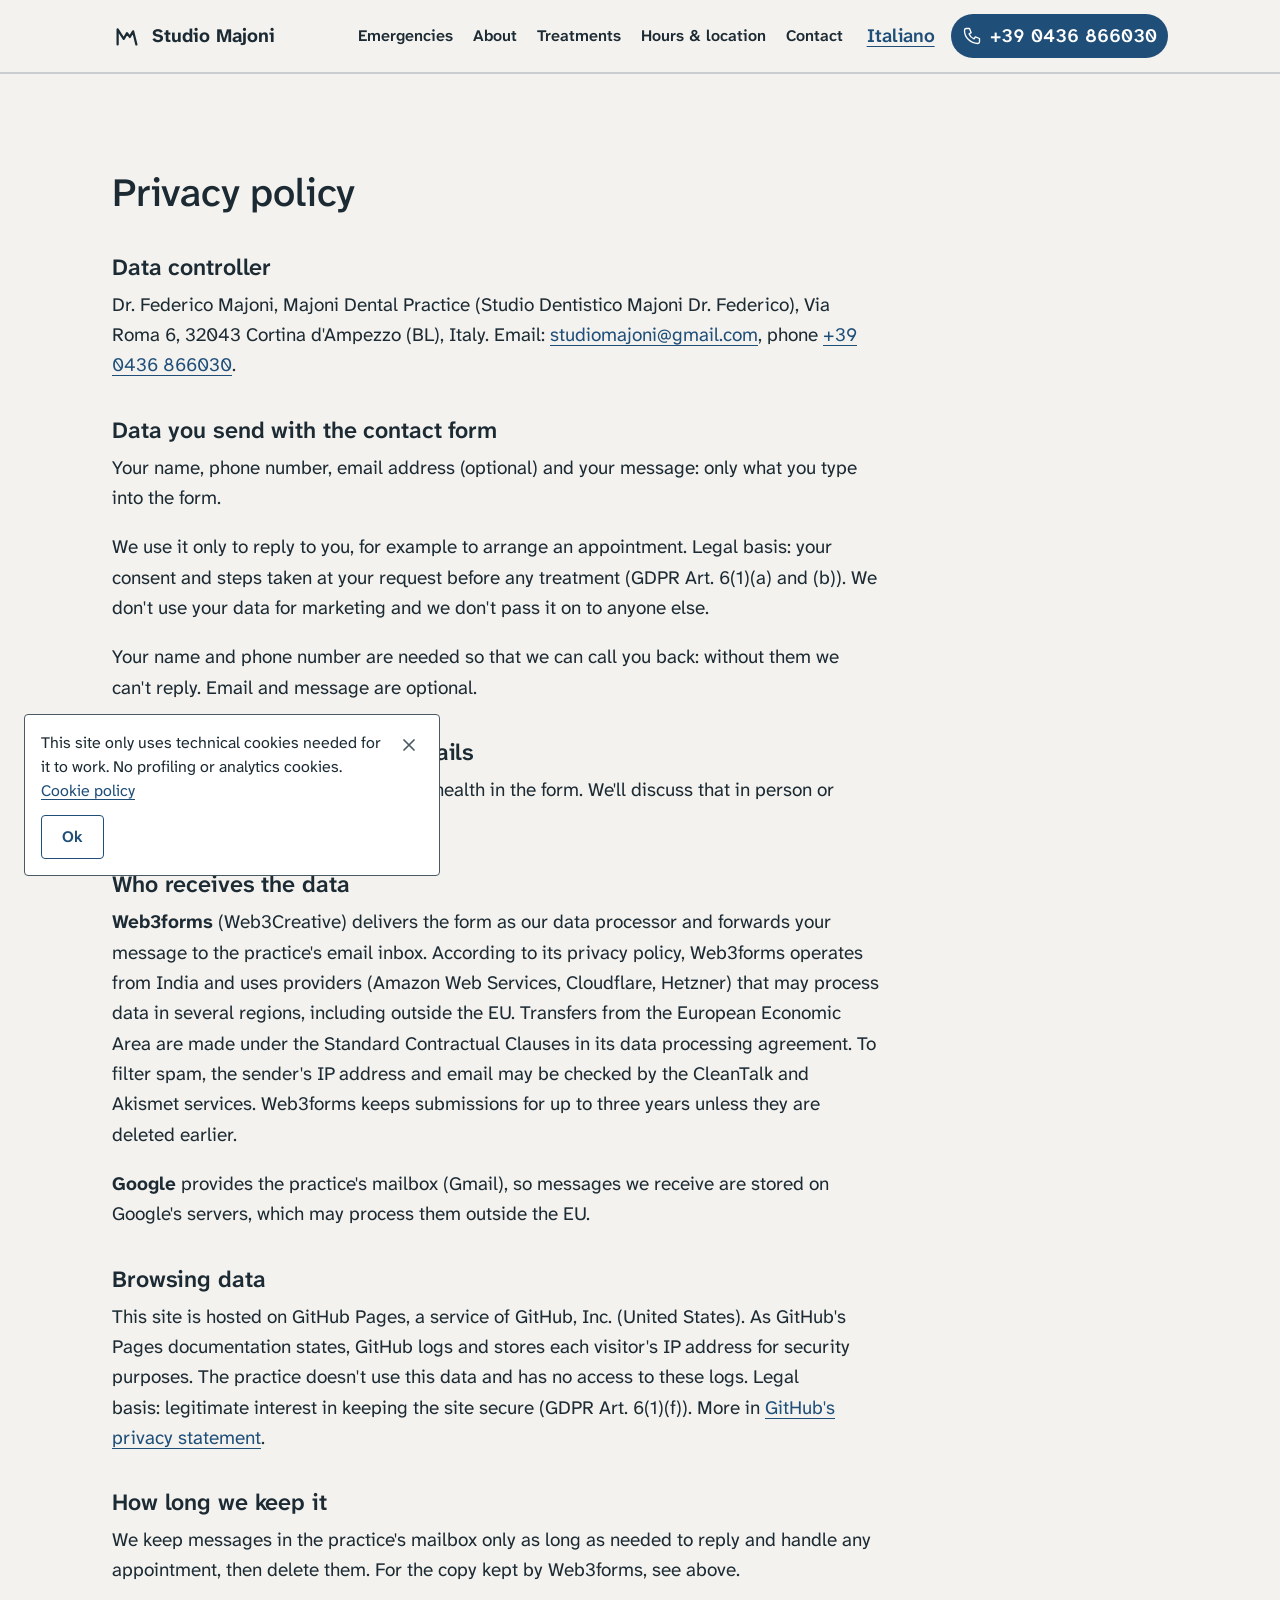
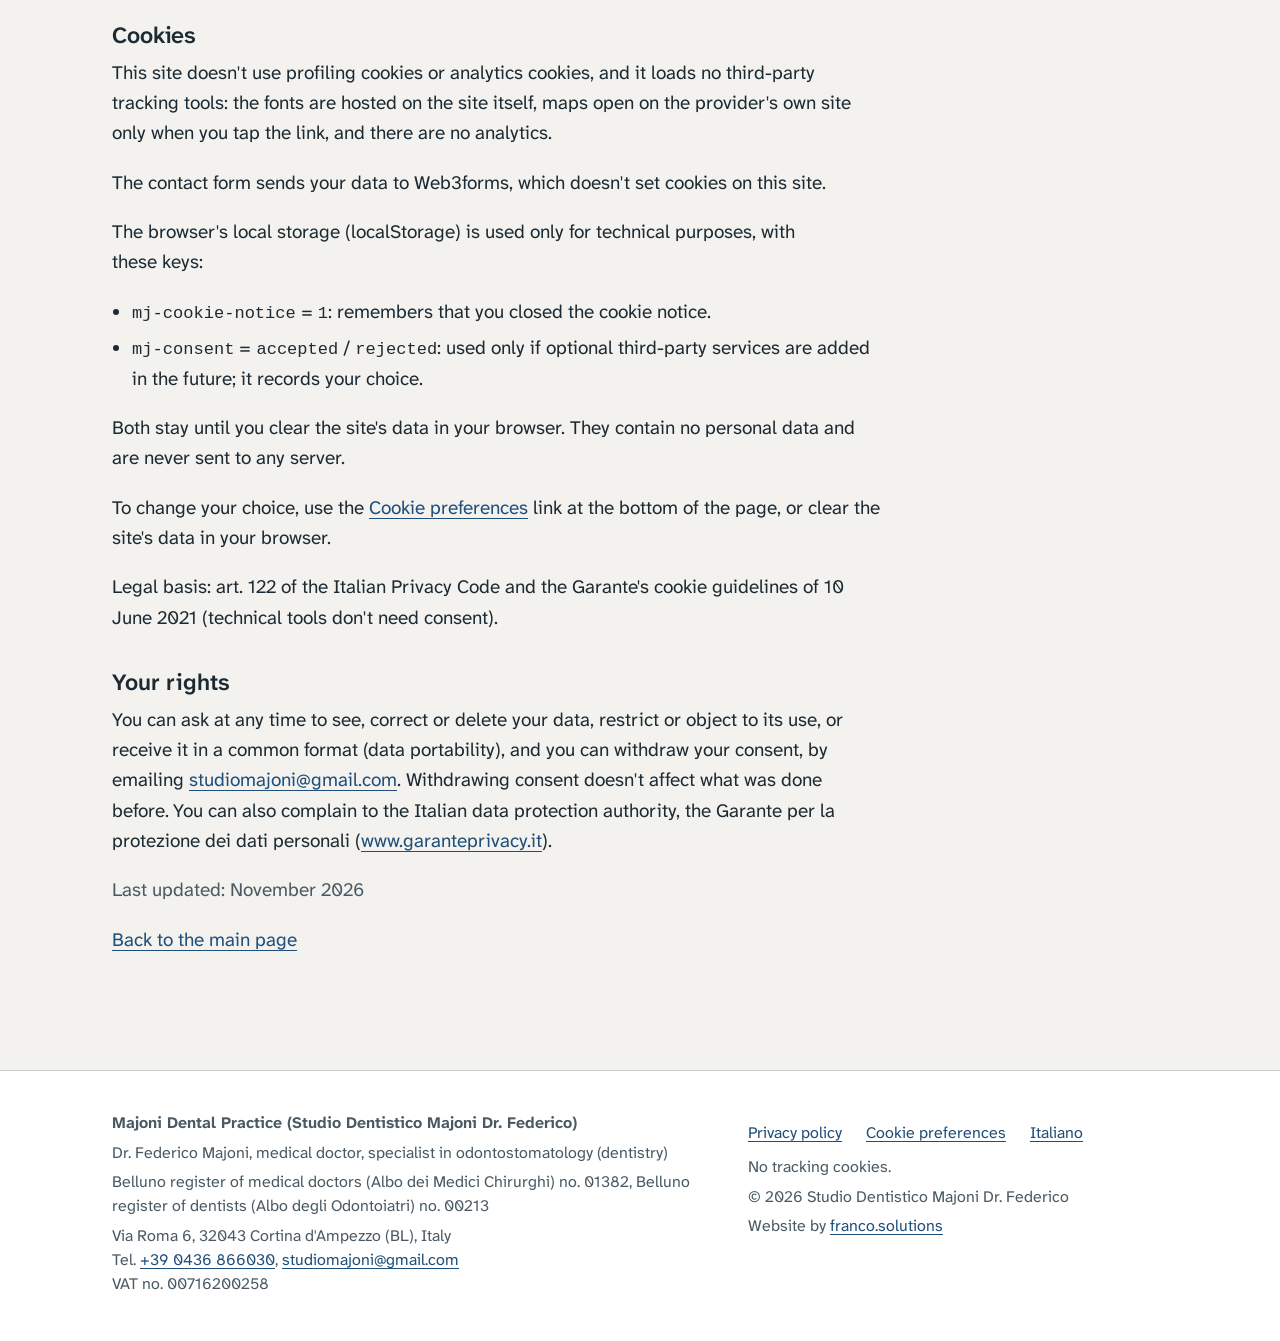
<file: studio-dentistico-majoni-dr-federico/en/privacy/index.html>
<!doctype html>
<html lang="en">
<head>
<!--
  VERIFY: items to confirm are marked with <!- - VERIFY: … - -> comments in the text (not visible). List in README.
  Before go-live: replace https://DOMINIO/ and remove <meta name="robots" content="noindex">.
-->
  <meta charset="utf-8">
  <meta name="viewport" content="width=device-width, initial-scale=1, viewport-fit=cover">
  <!-- remove at go-live (data not yet verified) -->
  <meta name="robots" content="noindex, nofollow, noarchive"><!-- anteprima: togliere al lancio -->
  <title>Privacy policy · Majoni Dental Practice</title>
  <meta name="description" content="How we handle the data you send through the website's contact form.">
  <!-- DOMINIO: replace https://DOMINIO/ with the final domain -->
  <link rel="canonical" href="https://DOMINIO/en/privacy/">
  <link rel="alternate" hreflang="it" href="https://DOMINIO/privacy/">
  <link rel="alternate" hreflang="en" href="https://DOMINIO/en/privacy/">
  <link rel="alternate" hreflang="x-default" href="https://DOMINIO/privacy/">
  <meta property="og:type" content="website">
  <meta property="og:title" content="Privacy policy · Majoni Dental Practice">
  <meta property="og:description" content="How we handle the data you send through the website's contact form.">
  <meta property="og:url" content="https://DOMINIO/en/privacy/">
  <meta property="og:locale" content="en_GB">
  <meta property="og:site_name" content="Studio Dentistico Majoni Dr. Federico">
  <meta name="theme-color" content="#F3F2EE" media="(prefers-color-scheme: light)">
  <meta name="theme-color" content="#141C21" media="(prefers-color-scheme: dark)">
  <link rel="icon" href="../../assets/img/favicon.svg" type="image/svg+xml">
  <link rel="preload" href="../../assets/fonts/atkinson-hyperlegible-next-latin-wght-normal.woff2" as="font" type="font/woff2" crossorigin>
  <link rel="stylesheet" href="../../assets/css/style.css?v=2">
</head>
<body>
<a class="skip" href="#main">Skip to content</a>
<header class="site-header">
  <div class="wrap bar">
    <a class="brand" href="../">
      <svg class="mark" viewBox="0 0 32 32" aria-hidden="true" focusable="false"><path d="M6 25 L6 9 L12.5 19 L16 13 L19 17 L22.5 11 L26 25"/></svg>
      <span><b>Studio Majoni</b><small>dentist, Cortina</small></span>
    </a>
    <nav class="nav" aria-label="Site sections"><ul><li><a href="../#urgenze">Emergencies</a></li><li><a href="../#studio">About</a></li><li><a href="../#cure">Treatments</a></li><li><a href="../#orari">Hours &amp; location</a></li><li><a href="../#contatti">Contact</a></li></ul></nav>
    <div class="head-tools">
      <a class="lang-link" href="../../privacy/" hreflang="it" lang="it" data-lang-switch>Italiano</a>
      <a class="call-head" href="tel:+390436866030" aria-label="Call the practice, +39 0436 866030"><svg class="icon" viewBox="0 0 24 24" aria-hidden="true" focusable="false"><path d="M5 3h4l2 5-2.5 1.5a11 11 0 0 0 6 6L16 13l5 2v4a2 2 0 0 1-2 2A16 16 0 0 1 3 5a2 2 0 0 1 2-2"/></svg><span class="num">+39 0436 866030</span></a>
    </div>
  </div>
</header>

<main id="main">
  <div class="section">
    <div class="wrap prose">
      <h1>Privacy policy</h1>

      <h2>Data controller</h2>
      <p>Dr. Federico Majoni, Majoni Dental Practice (Studio Dentistico Majoni Dr. Federico), Via Roma 6, 32043 Cortina d'Ampezzo (BL), Italy. Email: <a href="mailto:studiomajoni@gmail.com">studiomajoni@gmail.com</a>, phone <a href="tel:+390436866030">+39 0436 866030</a>.</p>
      <!-- VERIFY: confirm the controller. The PEC is not published: add it only if the practice asks. -->

      <h2>Data you send with the contact form</h2>
      <p>Your name, phone number, email address (optional) and your message: only what you type into the form.</p>
      <p>We use it only to reply to you, for example to arrange an appointment. Legal basis: your consent and steps taken at your request before any treatment (GDPR Art. 6(1)(a) and (b)). We don't use your data for marketing and we don't pass it on to anyone else.</p>
      <p>Your name and phone number are needed so that we can call you back: without them we can't reply. Email and message are optional.</p>

      <h2>Please don't send medical details</h2>
      <p>Please don't write anything about your health in the form. We'll discuss that in person or by phone.</p>

      <h2>Who receives the data</h2>
      <p><strong>Web3forms</strong> (Web3Creative) delivers the form as our data processor and forwards your message to the practice's email inbox. According to its privacy policy, Web3forms operates from India and uses providers (Amazon Web Services, Cloudflare, Hetzner) that may process data in several regions, including outside the EU. Transfers from the European Economic Area are made under the Standard Contractual Clauses in its data processing agreement. To filter spam, the sender's IP address and email may be checked by the CleanTalk and Akismet services. Web3forms keeps submissions for up to three years unless they are deleted earlier.</p>
      <!-- VERIFY: source web3forms.com/privacy (updated 13 July 2026). Check the DPA (web3forms.com/dpa) and, if possible, delete submissions from the Web3forms dashboard after replying. -->
      <p><strong>Google</strong> provides the practice's mailbox (Gmail), so messages we receive are stored on Google's servers, which may process them outside the EU.</p>
      <!-- VERIFY: personal Gmail or Google Workspace (in the latter case Google acts as processor under its own data processing terms). -->

      <h2>Browsing data</h2>
      <p>This site is hosted on GitHub Pages, a service of GitHub, Inc. (United States). As GitHub's Pages documentation states, GitHub logs and stores each visitor's IP address for security purposes. The practice doesn't use this data and has no access to these logs. Legal basis: legitimate interest in keeping the site secure (GDPR Art. 6(1)(f)). More in <a href="https://docs.github.com/site-policy/privacy-policies/github-general-privacy-statement">GitHub's privacy statement</a>.</p>
      <!-- VERIFY: GitHub's safeguards for transfers to the US (Data Privacy Framework / contractual clauses). Update if the site moves to another host. -->

      <h2>How long we keep it</h2>
      <p>We keep messages in the practice's mailbox only as long as needed to reply and handle any appointment, then delete them. For the copy kept by Web3forms, see above.</p>
      <!-- VERIFY: retention period -->

      <h2 id="cookie">Cookies</h2>
      <p>This site doesn't use profiling cookies or analytics cookies, and it loads no third-party tracking tools: the fonts are hosted on the site itself, maps open on the provider's own site only when you tap the link, and there are no analytics.</p>
      <p>The contact form sends your data to Web3forms, which doesn't set cookies on this site.</p>
      <p>The browser's local storage (localStorage) is used only for technical purposes, with these keys:</p>
      <ul>
        <li><code>mj-cookie-notice</code> = <code>1</code>: remembers that you closed the cookie notice.</li>
        <li><code>mj-consent</code> = <code>accepted</code> / <code>rejected</code>: used only if optional third-party services are added in the future; it records your choice.</li>
      </ul>
      <p>Both stay until you clear the site's data in your browser. They contain no personal data and are never sent to any server.</p>
      <p>To change your choice, use the <a href="#cookie" data-cookie-prefs>Cookie preferences</a> link at the bottom of the page, or clear the site's data in your browser.</p>
      <p>Legal basis: art. 122 of the Italian Privacy Code and the Garante's cookie guidelines of 10 June 2021 (technical tools don't need consent).</p>
      <!-- VERIFY: re-check after any change to the site (maps, fonts, analytics) -->

      <h2>Your rights</h2>
      <p>You can ask at any time to see, correct or delete your data, restrict or object to its use, or receive it in a common format (data portability), and you can withdraw your consent, by emailing <a href="mailto:studiomajoni@gmail.com">studiomajoni@gmail.com</a>. Withdrawing consent doesn't affect what was done before. You can also complain to the Italian data protection authority, the Garante per la protezione dei dati personali (<a href="https://www.garanteprivacy.it">www.garanteprivacy.it</a>).</p>

      <!-- VERIFY: final publication date -->
      <p class="note">Last updated: November 2026</p>
      <p><a href="../">Back to the main page</a></p>
    </div>
  </div>
</main>

<footer class="site-footer">
  <div class="wrap legal">
    <div>
      <p><strong>Majoni Dental Practice (Studio Dentistico Majoni Dr. Federico)</strong></p>
      <p>Dr. Federico Majoni, medical doctor, specialist in odontostomatology (dentistry)</p>
      <p>Belluno register of medical doctors (Albo dei Medici Chirurghi) no. 01382, Belluno register of dentists (Albo degli Odontoiatri) no. 00213</p>
      <address>Via Roma 6, 32043 Cortina d'Ampezzo (BL), Italy<br>Tel. <a href="tel:+390436866030">+39 0436 866030</a>, <a href="mailto:studiomajoni@gmail.com">studiomajoni@gmail.com</a></address>
      <!-- VERIFY: VAT no. 00716200258 to confirm with the practice (single source: PagineGialle) -->
      <p>VAT no. 00716200258</p>
    </div>
    <div>
      <ul class="foot-links">
        <li><a href="./" aria-current="page">Privacy policy</a></li>
        <li><a href="#cookie" data-cookie-prefs>Cookie preferences</a></li>
        <li><a href="../../privacy/" hreflang="it" lang="it" data-lang-switch>Italiano</a></li>
      </ul>
      <p>No tracking cookies.</p>
      <p>© 2026 Studio Dentistico Majoni Dr. Federico</p>
      <p>Website by <a href="https://franco.solutions">franco.solutions</a></p>
    </div>
  </div>
</footer>

<nav class="callbar" aria-label="Quick contact">
  <a class="btn btn-primary" href="tel:+390436866030"><svg class="icon" viewBox="0 0 24 24" aria-hidden="true" focusable="false"><path d="M5 3h4l2 5-2.5 1.5a11 11 0 0 0 6 6L16 13l5 2v4a2 2 0 0 1-2 2A16 16 0 0 1 3 5a2 2 0 0 1 2-2"/></svg>Call <span class="num">+39 0436 866030</span></a>
  <a class="btn btn-secondary" href="https://www.google.com/maps/search/?api=1&amp;query=Studio+Dentistico+Majoni+Via+Roma+6+Cortina+d%27Ampezzo"><svg class="icon" viewBox="0 0 24 24" aria-hidden="true" focusable="false"><path d="M12 21s-7-6.2-7-11.5a7 7 0 0 1 14 0C19 14.8 12 21 12 21z"/><circle cx="12" cy="9.5" r="2.5"/></svg>Directions</a>
</nav>

<section class="cookie" id="cookie-banner" role="region" aria-label="Cookie notice" hidden>
  <p class="cookie__text">This site only uses technical cookies needed for it to work. No profiling or analytics cookies. <a href="#cookie">Cookie policy</a></p>
  <div class="cookie__actions">
    <button type="button" class="btn btn-secondary cookie__ok" data-cookie="ok">Ok</button>
    <button type="button" class="btn btn-secondary" data-cookie="accept" hidden>Accept</button>
    <button type="button" class="btn btn-secondary" data-cookie="reject" hidden>Reject</button>
  </div>
  <button type="button" class="cookie__close" data-cookie="close" aria-label="Close cookie notice">
    <svg viewBox="0 0 20 20" width="20" height="20" aria-hidden="true" focusable="false"><path d="M5 5l10 10M15 5L5 15" fill="none" stroke="currentColor" stroke-width="1.75" stroke-linecap="round"/></svg>
  </button>
</section>

<script>window.MJ_CONSENT_SERVICES = [];</script>
<script src="../../assets/js/main.js?v=2" defer></script>
</body>
</html>
</file>
<file: studio-dentistico-majoni-dr-federico/assets/css/style.css>
/* Studio Dentistico Majoni Dr. Federico — palette "Dolomia", one typeface */

/* Atkinson Hyperlegible Next, SIL OFL 1.1, self-hosted (file da Fontsource), variabile 200–800 */
@font-face {
  font-family: "Atkinson Hyperlegible Next";
  src: url("../fonts/atkinson-hyperlegible-next-latin-wght-normal.woff2") format("woff2");
  font-weight: 200 800; font-style: normal; font-display: swap;
}

:root {
  --c-paper:#F3F2EE; --c-surface:#FFFFFF; --c-ink:#1C2A33; --c-ink-soft:#4A5A64;
  --c-rule:#C9CDCF; --c-ridge:#8A6A4F; --c-accent:#1F4E79; --c-accent-ink:#FFFFFF;
  --c-alert:#8C2F1E; --c-alert-bg:#F6ECE8;
  --c-card-edge:var(--c-ink-soft);
  --font:"Atkinson Hyperlegible Next","Segoe UI",system-ui,-apple-system,Roboto,"Helvetica Neue",Arial,sans-serif;
  --fs-00:clamp(0.9375rem,0.91rem + 0.12vw,1rem);       /* 15–16 fine print */
  --fs-0:clamp(1.0625rem,1.01rem + 0.22vw,1.1875rem);   /* 17–19 body */
  --fs-1:clamp(1.25rem,1.17rem + 0.35vw,1.5rem);        /* 20–24 h3, lead */
  --fs-2:clamp(1.5rem,1.33rem + 0.7vw,2rem);            /* 24–32 h2 */
  --fs-h1:clamp(1.75rem,1.45rem + 1.3vw,2.75rem);       /* 28–44 name */
  --fs-tel:clamp(2.25rem,1.4rem + 3.6vw,4.5rem);        /* 36–72 the phone number */
  --gutter:clamp(1rem,4vw,3rem);
  --radius:4px;
  --callbar-h:65px;   /* 8 + 48 + 8 padding + 1px top border */
  --header-h:0px;    /* set >=1100px, where the header is sticky */
  color-scheme:light dark;
}
@media (prefers-color-scheme: dark) {
  :root {
    --c-paper:#141C21; --c-surface:#1C262C; --c-ink:#E6E7E3; --c-ink-soft:#A9B3B8;
    --c-rule:#34424A; --c-ridge:#B8946F; --c-accent:#8DB8E0; --c-accent-ink:#0F1A22;
    --c-alert:#F0A08C; --c-alert-bg:#2A1C19;
  }
}

*,*::before,*::after { box-sizing:border-box; }
[hidden] { display:none!important; }
html {
  font-size:100%; -webkit-text-size-adjust:100%; overflow-x:clip;
  /* Keep focused/anchored content clear of the fixed call bar and of the cookie card.
     --cookie-space is set by main.js while the card is open (distance from its top edge to the viewport bottom). */
  scroll-padding-top:calc(var(--header-h) + 1rem);
  scroll-padding-bottom:calc(max(var(--callbar-h) + env(safe-area-inset-bottom), var(--cookie-space, 0px)) + 1rem);
}
body {
  margin:0; background:var(--c-paper); color:var(--c-ink);
  font-family:var(--font); font-size:var(--fs-0); line-height:1.6;
  overflow-x:clip;
}
img,svg { max-width:100%; }
h1,h2,h3 { line-height:1.2; margin:0 0 .6em; text-wrap:balance; }
h1 { font-size:var(--fs-h1); font-weight:500; letter-spacing:-0.005em; }
h2 { font-size:var(--fs-2); font-weight:500; letter-spacing:-0.005em; }
h3 { font-size:var(--fs-1); font-weight:600; line-height:1.3; margin-bottom:.35em; }
p { margin:0 0 1em; max-width:64ch; text-wrap:pretty; }
strong, b { font-weight:700; }
a { color:var(--c-accent); text-decoration:underline; text-decoration-thickness:1px; text-underline-offset:.2em; }
a:hover { text-decoration-thickness:2px; }

/* One accent: the focus ring is the gentian accent (about 8:1 on paper in both schemes) */
:focus-visible { outline:3px solid var(--c-accent); outline-offset:3px; border-radius:2px; }

.wrap { max-width:72rem; margin-inline:auto; padding-inline:var(--gutter); }
.visually-hidden { position:absolute!important; width:1px; height:1px; overflow:hidden; clip:rect(0 0 0 0); white-space:nowrap; }
.skip { position:absolute; left:1rem; top:-100px; z-index:100; background:var(--c-accent); color:var(--c-accent-ink); padding:.75rem 1rem; border-radius:var(--radius); font-weight:600; text-decoration:none; }
.skip:focus { top:1rem; }

.icon { width:20px; height:20px; flex:none; fill:none; stroke:currentColor; stroke-width:1.6; stroke-linecap:round; stroke-linejoin:round; }

/* ---------- Header ---------- */
.site-header { border-bottom:1px solid var(--c-rule); }
.site-header .bar { display:flex; flex-wrap:wrap; align-items:center; justify-content:space-between; gap:.25rem 1rem; min-height:56px; }
.brand { color:var(--c-ink); text-decoration:none; display:flex; align-items:center; gap:.6rem; padding-block:.4rem; line-height:1.15; }
.brand .mark { width:30px; height:30px; flex:none; fill:none; stroke:currentColor; stroke-width:2.4; stroke-linejoin:round; stroke-linecap:round; }
.brand span { display:flex; flex-direction:column; }
.brand b { font-weight:700; font-size:var(--fs-0); }
.brand small { font-size:var(--fs-00); color:var(--c-ink-soft); }
.head-tools { display:flex; align-items:center; gap:.5rem; }
.lang-link { display:inline-flex; align-items:center; min-height:44px; padding-inline:.5rem; font-size:var(--fs-00); font-weight:600; }
.call-head { display:inline-flex; align-items:center; justify-content:center; gap:.5rem; min-width:44px; min-height:44px; border-radius:22px; background:var(--c-accent); color:var(--c-accent-ink); text-decoration:none; font-weight:600; padding-inline:.7rem; }
.call-head .num { display:none; font-variant-numeric:tabular-nums; }
.nav { order:3; width:100%; }
.nav ul { list-style:none; margin:0; padding:0; display:flex; flex-wrap:wrap; gap:0 1.25rem; }
.nav li { flex:none; }
.nav a { display:inline-flex; align-items:center; min-height:44px; color:var(--c-ink); text-decoration:none; font-size:var(--fs-00); font-weight:600; }
.nav a:hover { text-decoration:underline; }

/* ---------- Hero: the phone number is the display moment ---------- */
.hero { padding-top:clamp(2rem,6vw,5rem); }
.hero-tel { margin:0 0 clamp(1rem,2.5vw,1.75rem); max-width:none; }
.hero-tel a {
  display:inline-flex; flex-wrap:wrap; align-items:baseline; gap:0 .35em;
  color:var(--c-accent); text-decoration:none; line-height:1;
  font-variant-numeric:lining-nums tabular-nums;
}
.hero-tel a:hover .num, .hero-tel a:focus-visible .num { text-decoration:underline; text-decoration-thickness:2px; text-underline-offset:.12em; }
.hero-tel .pfx { font-size:var(--fs-1); font-weight:400; color:var(--c-ink-soft); flex-basis:100%; margin-bottom:.35rem; }
.hero-tel .num { font-size:var(--fs-tel); font-weight:300; letter-spacing:-0.01em; white-space:nowrap; }
.hero h1 { margin-bottom:.4em; }
.hero h1 .kind { display:block; font-size:var(--fs-1); font-weight:400; color:var(--c-ink-soft); margin-bottom:.2em; }
.hero .sub { font-size:var(--fs-0); color:var(--c-ink-soft); max-width:48ch; }
.actions { display:flex; flex-wrap:wrap; gap:.75rem; margin-top:1.5rem; }

/* Skyline: drawn once, at the hero's base. "slice" = never stretched */
/* Height follows the 6:1 viewBox, so wide screens never crop the peaks; below 576px the
   96px minimum makes "slice" crop the sides instead (Pomagagnon stays centred). */
.ridge { display:block; width:100%; height:auto; aspect-ratio:6 / 1; min-height:96px; margin-top:2.5rem; }
.ridge-line   { fill:none; stroke:var(--c-ink); stroke-width:1.25; stroke-linejoin:round; stroke-linecap:round; vector-effect:non-scaling-stroke; }
.ridge-labels path { fill:none; stroke:var(--c-ink-soft); stroke-width:.75; vector-effect:non-scaling-stroke; }
.ridge-labels text { font:italic 13px var(--font); fill:var(--c-ink-soft); text-anchor:middle; } /* synthetic oblique: no italic font download */
.ridge-labels { display:none; }

/* ---------- Buttons ---------- */
.btn { display:inline-flex; align-items:center; justify-content:center; gap:.5rem; min-height:48px; padding:.6rem 1.25rem; font:600 var(--fs-0)/1.2 var(--font); border-radius:var(--radius); text-decoration:none; border:1.5px solid transparent; cursor:pointer; }
.btn-primary { background:var(--c-accent); color:var(--c-accent-ink); }
.btn-primary:hover { background:color-mix(in srgb,var(--c-accent) 85%,var(--c-ink)); }
.btn-secondary { background:transparent; color:var(--c-accent); border-color:var(--c-accent); }
.btn-secondary:hover { background:color-mix(in srgb,var(--c-accent) 8%,transparent); }
.btn:active { transform:translateY(1px); }
.btn-gmaps { background:#1A73E8; color:#FFFFFF; }
.btn-gmaps:hover { background:#1662C4; }
.btn-amaps { background:#1D1D1F; color:#FFFFFF; }
.btn-amaps:hover { background:#3A3A3C; }
.map-ico { display:grid; place-items:center; width:26px; height:26px; flex:none; border-radius:7px; background:#FFFFFF; }
.map-ico svg { width:18px; height:18px; }
.btn[disabled] { opacity:.6; cursor:progress; }

/* ---------- Sections ---------- */
main > .section { padding-block:clamp(3rem,8vw,6rem); border-top:1px solid var(--c-rule); }
.facts { margin:1.5rem 0 0; padding:0; display:grid; gap:.75rem; max-width:64ch; }
.facts div { display:grid; gap:.1rem; }
.facts dt { font-size:var(--fs-00); color:var(--c-ink-soft); }
.facts dd { margin:0; }

/* Treatments: a ruled list, not cards */
.cure { margin:1.5rem 0 0; padding:0; }
.cure > div { border-top:1px solid var(--c-rule); padding-block:1.25rem; }
.cure dt { font-size:var(--fs-1); font-weight:600; line-height:1.3; margin-bottom:.25rem; }
.cure dd { margin:0; max-width:60ch; color:var(--c-ink-soft); }

/* Emergency: the only coloured block */
.urgent { background:var(--c-alert-bg); border-left:6px solid var(--c-alert); border-radius:0 8px 8px 0; padding:clamp(1.25rem,4vw,2.5rem); max-width:48rem; }
.urgent h2 { color:var(--c-alert); }
.urgent .btn { width:100%; }

/* Hours & location */
.two { display:grid; gap:2.5rem; }
.hours-note { font-size:var(--fs-1); line-height:1.45; }
.hours { width:100%; max-width:28rem; border-collapse:collapse; font-variant-numeric:tabular-nums; }
.hours caption { text-align:left; font-weight:600; padding-bottom:.5rem; }
.hours th, .hours td { text-align:left; padding:.75rem .5rem .75rem 0; border-bottom:1px solid var(--c-rule); vertical-align:top; }
.hours th { font-weight:600; }
.hours .closed { color:var(--c-ink-soft); }
.hours tr.is-today { background:var(--c-surface); }
.hours tr.is-today th { font-weight:700; }
.hours .today-tag { font-weight:400; font-size:var(--fs-00); color:var(--c-ink-soft); margin-left:.4rem; }
address { font-style:normal; font-size:var(--fs-1); line-height:1.4; margin-bottom:1rem; }
.note { color:var(--c-ink-soft); }
.map-links { display:flex; flex-wrap:wrap; align-items:center; gap:.75rem; margin-top:1.25rem; }

/* Contact & form */
.contact-lines p { margin-bottom:.75rem; }
.contact-lines .big { font-size:var(--fs-1); font-weight:600; font-variant-numeric:tabular-nums; }
.sent-note { display:none; border-left:3px solid var(--c-accent); padding-left:.75rem; font-weight:600; }
.sent-note:target { display:block; }
.form-panel { margin-top:2.5rem; max-width:36rem; }
.form { display:grid; gap:1.25rem; }
.field label { display:block; font-weight:600; margin-bottom:.35rem; }
.req { font-weight:400; color:var(--c-ink-soft); }
.field input, .field textarea {
  width:100%; min-height:48px; font:400 max(17px,var(--fs-0))/1.4 var(--font);
  color:var(--c-ink); background:var(--c-surface); border:1.5px solid var(--c-ink-soft); border-radius:var(--radius); padding:.625rem .75rem;
}
.field input:hover, .field textarea:hover { border-color:var(--c-ink); }
.field textarea { min-height:8rem; resize:vertical; }
.field [aria-invalid="true"], .check [aria-invalid="true"] { border-color:var(--c-alert); outline:2px solid var(--c-alert); outline-offset:1px; }
.help { font-size:var(--fs-00); color:var(--c-ink-soft); margin:.35rem 0 0; }
.field-error { font-size:var(--fs-00); font-weight:600; color:var(--c-alert); margin:.35rem 0 0; }
.check { display:flex; gap:.75rem; align-items:flex-start; }
.check input { width:24px; height:24px; margin:.15rem 0 0; flex:none; accent-color:var(--c-accent); }
.hp { position:absolute!important; left:-9999px; width:1px; height:1px; overflow:hidden; }
.form-status { margin:0; font-weight:600; }
.form-status:empty { display:none; }
.form-status.ok { color:var(--c-ink); border-left:3px solid var(--c-accent); padding-left:.75rem; }
.form-status.err { color:var(--c-alert); border-left:3px solid var(--c-alert); padding-left:.75rem; }

/* ---------- Footer ---------- */
.site-footer { background:var(--c-surface); border-top:1px solid var(--c-rule); }
.legal { font-size:var(--fs-00); line-height:1.5; color:var(--c-ink-soft); padding-block:2.5rem; display:grid; gap:1.5rem; }
.legal p { margin-bottom:.35rem; }
.legal .credit { margin-top:1rem; font-size:.8rem; color:var(--c-ink-soft); }
.legal address { font-size:inherit; line-height:inherit; margin:0; }
.foot-links { list-style:none; margin:0; padding:0; display:flex; flex-wrap:wrap; gap:0 1.5rem; }
.foot-links a { display:inline-flex; align-items:center; min-height:44px; }

/* ---------- Mobile call bar: solid, always visible ---------- */
.callbar {
  position:fixed; inset:auto 0 0 0; z-index:50;
  display:grid; grid-template-columns:minmax(0,1fr) auto; gap:8px;
  padding:8px 12px calc(8px + env(safe-area-inset-bottom));
  background:var(--c-paper); border-top:1px solid var(--c-rule);
}
.callbar .btn { padding-inline:.75rem; white-space:nowrap; }
.callbar .num { display:none; font-weight:400; }
.callbar :focus-visible { outline-color:var(--c-ink); outline-offset:2px; }
body { padding-bottom:calc(var(--callbar-h) + env(safe-area-inset-bottom)); }
.callbar .btn { min-height:48px; }
@media (min-width:420px) { .callbar .num { display:inline; } }

/* ---------- Cookie notice (design.md, "Cookie banner") ---------- */
.cookie {
  position:fixed; z-index:60;
  left:.75rem; right:.75rem; bottom:calc(var(--callbar-h) + env(safe-area-inset-bottom) + .5rem);
  background:var(--c-surface); color:var(--c-ink);
  border:1px solid var(--c-card-edge); border-radius:var(--radius);
  padding:1rem 3rem 1rem 1rem;
}
.cookie__text { font-size:var(--fs-00); line-height:1.5; margin:0; }
.cookie__actions { display:flex; gap:.5rem; margin-top:.75rem; }
.cookie__actions .btn { min-height:44px; padding-block:.4rem; font-size:var(--fs-00); }
.cookie__actions [data-cookie="accept"], .cookie__actions [data-cookie="reject"] { flex:1; }
.cookie__close {
  position:absolute; top:.5rem; right:.5rem; width:44px; height:44px;
  display:inline-flex; align-items:center; justify-content:center;
  background:transparent; border:0; border-radius:var(--radius); color:var(--c-ink-soft); cursor:pointer;
}
.cookie__close:hover { color:var(--c-ink); }

/* Legal pages */
.prose h2 { font-size:var(--fs-1); font-weight:600; margin:2.25rem 0 .5rem; }
.prose ul { padding-left:1.25rem; max-width:64ch; }
.prose li { margin-bottom:.4rem; }
.prose code { font-size:.9em; }

@media (min-width:768px) {
  .cookie { left:1.5rem; right:auto; max-width:26rem; }
  .call-head .num { display:inline; }
  .site-header .bar { min-height:72px; }
  .brand span { flex-direction:row; align-items:baseline; gap:.6rem; }
  .lang-link { font-size:var(--fs-0); }
  .ridge { margin-top:3.5rem; }
  .facts { grid-template-columns:auto 1fr; column-gap:2rem; }
  .facts div { display:contents; }
  .cure { display:grid; grid-template-columns:1fr 1fr; column-gap:3rem; }
  .two { grid-template-columns:minmax(0,1.1fr) minmax(0,1fr); gap:3rem; }
  .urgent .btn { width:auto; }
  .legal { grid-template-columns:1.4fr 1fr; gap:3rem; }
}

@media (min-width:960px) {
  .ridge-labels { display:inline; }
}

/* From 1100px: no call bar; the one-row header sticks to the top and carries the phone number. */
@media (min-width:1100px) {
  :root { --callbar-h:0px; --header-h:73px; }
  .callbar { display:none; }
  body { padding-bottom:0; }
  .cookie { bottom:1.5rem; }
  .site-header { position:sticky; top:0; z-index:40; background:var(--c-paper); }
  .brand small { display:none; }
  .nav { order:0; width:auto; margin-left:auto; }
}

@media (prefers-reduced-motion: no-preference) {
  /* Left-to-right reveal with clip-path, not stroke-dasharray: with a non-scaling stroke Chrome measures
     the dash in screen space and the line stopped short on wide screens (QA B1). Works for any path. */
  .ridge-line { clip-path:inset(-20px 100% -20px -20px); animation:ridge-draw 1.6s cubic-bezier(.4,0,.2,1) .2s forwards; }
  .ridge-labels { opacity:0; animation:ridge-fade .4s ease-out 1.4s forwards; }
  @keyframes ridge-draw { to { clip-path:inset(-20px -20px -20px -20px); } }
  @keyframes ridge-fade { to { opacity:1; } }
  html { scroll-behavior:smooth; }
  .btn, a { transition:background-color .12s, text-decoration-thickness .12s; }
  .cookie.is-in { animation:cookie-in .2s ease-out both; }
  @keyframes cookie-in { from { opacity:0; transform:translateY(8px); } }
}

@media print {
  .nav, .callbar, .form-panel, .skip, .lang-link, .actions, .ridge, .cookie, .call-head, .foot-links { display:none!important; }
  body { background:#fff; color:#000; padding:0; }
  main > .section { padding-block:1rem; }
  .site-footer { background:none; }
}
@media (prefers-color-scheme: dark) {
  .btn-amaps { background:#F5F5F7; color:#1D1D1F; }
  .btn-amaps:hover { background:#FFFFFF; }
  .btn-amaps .map-ico { background:#1D1D1F; }
}
</file>
